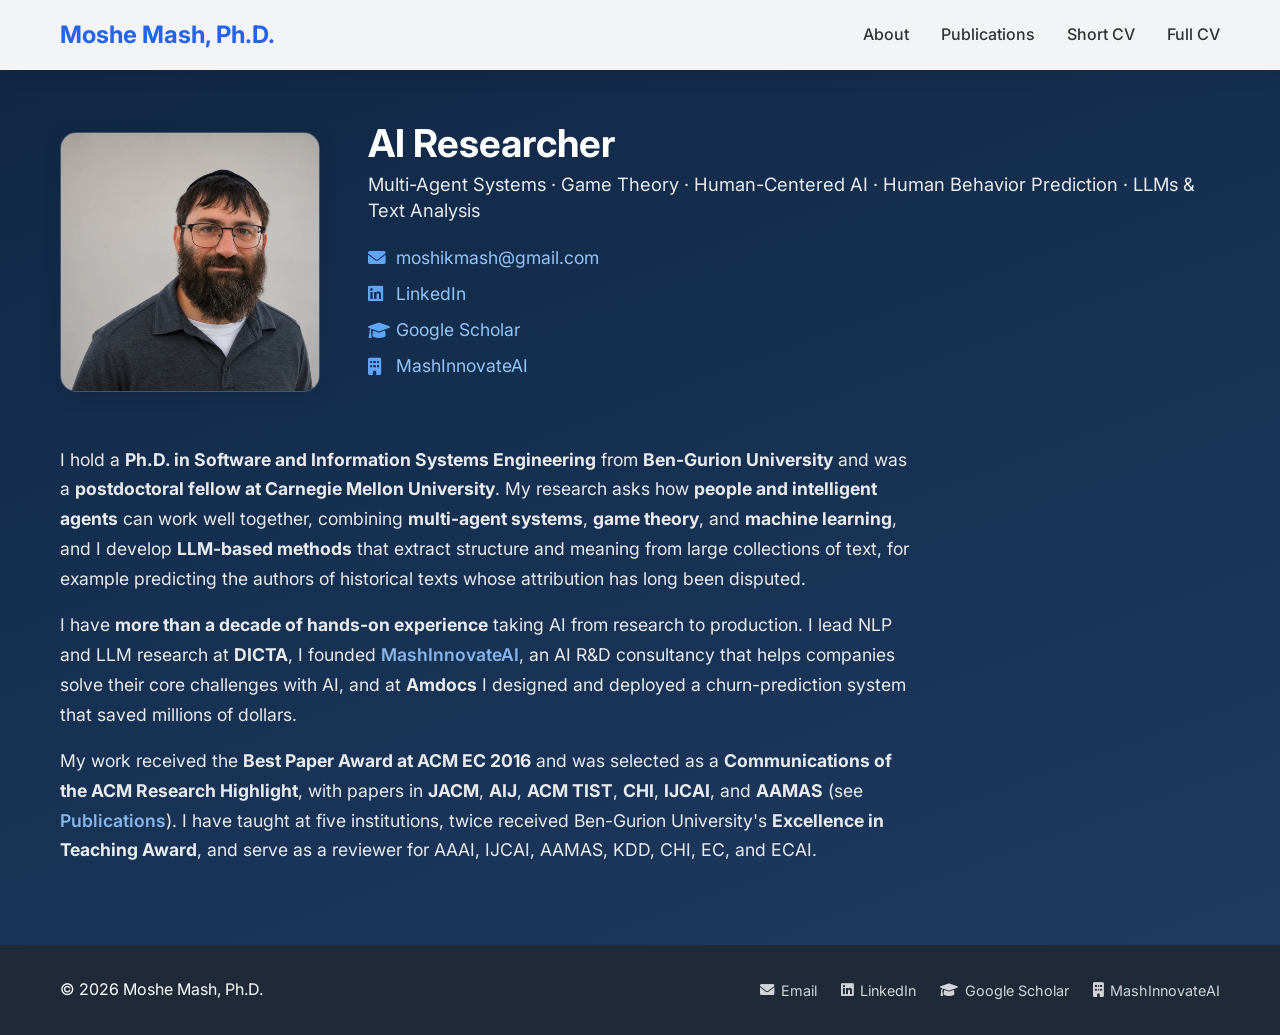
<file: index.html>
<!DOCTYPE html>
<html lang="en">
<head>
    <meta charset="UTF-8">
    <meta name="viewport" content="width=device-width, initial-scale=1.0">
    <title>Moshe Mash, Ph.D. &mdash; AI Researcher &middot; Multi-Agent Systems, Game Theory, Human-Centered AI, Human Behavior Prediction, LLMs &amp; Text Analysis</title>
    <link rel="stylesheet" href="styles.css?v=20261108c">
    <link href="https://fonts.googleapis.com/css2?family=Inter:wght@300;400;500;600;700&display=swap" rel="stylesheet">
    <link rel="stylesheet" href="https://cdnjs.cloudflare.com/ajax/libs/font-awesome/6.0.0/css/all.min.css">
    <style>
        .pub-links { margin-top: 0.5rem; font-size: 0.85rem; display: flex; flex-wrap: wrap; gap: 1.25rem; }
        .pub-links a {
            display: inline-flex;
            align-items: center;
            gap: 0.35rem;
            color: inherit;
            opacity: 0.75;
            text-decoration: none;
            font-weight: 600;
            letter-spacing: 0.02em;
            transition: opacity 0.2s ease;
        }
        .pub-links a:hover { opacity: 1; text-decoration: underline; }
        .pub-links a i { color: #e2483d; }
    </style>
</head>
<body>
    <!-- Navigation -->
    <nav class="navbar">
        <div class="nav-container">
            <div class="nav-logo">
                <h2>Moshe Mash, Ph.D.</h2>
            </div>
            <ul class="nav-menu">
                <li class="nav-item">
                    <a href="#about" class="nav-link active">About</a>
                </li>
                <li class="nav-item">
                    <a href="publications.html" class="nav-link">Publications</a>
                </li>
                <li class="nav-item">
                    <a href="cv/Moshe_Mash_CV_Short.pdf" target="_blank" rel="noopener" class="nav-link">Short CV</a>
                </li>
                <li class="nav-item">
                    <a href="cv/Moshe_Mash_CV.pdf" target="_blank" rel="noopener" class="nav-link">Full CV</a>
                </li>
            </ul>
            <div class="hamburger">
                <span class="bar"></span>
                <span class="bar"></span>
                <span class="bar"></span>
            </div>
        </div>
    </nav>

    <section id="about" class="hero">
        <div class="container">
            <div class="hero-content">
                <div class="hero-text">
                    <div class="hero-tagline">
                        <h1>AI Researcher</h1>
                        <p class="hero-areas">Multi-Agent Systems &middot; Game Theory &middot; Human-Centered AI &middot; Human Behavior Prediction &middot; LLMs &amp; Text Analysis</p>
                    </div>
                    <div class="hero-bio">
                        <p>
                            I hold a <strong>Ph.D. in Software and Information Systems Engineering</strong> from
                            <strong>Ben-Gurion University</strong> and was a <strong>postdoctoral fellow at Carnegie Mellon
                            University</strong>. My research asks how <strong>people and intelligent agents</strong> can work
                            well together, combining <strong>multi-agent systems</strong>, <strong>game theory</strong>, and
                            <strong>machine learning</strong>, and I develop <strong>LLM-based methods</strong> that extract
                            structure and meaning from large collections of text, for example predicting the authors of
                            historical texts whose attribution has long been disputed.
                        </p>
                        <p>
                            I have <strong>more than a decade of hands-on experience</strong> taking AI from research to
                            production. I lead NLP and LLM research at <strong>DICTA</strong>, I founded
                            <a href="https://mashinnovateai.com/" target="_blank" class="company-link">MashInnovateAI</a>,
                            an AI R&amp;D consultancy that helps companies solve their core challenges with AI, and at
                            <strong>Amdocs</strong> I designed and deployed a churn-prediction system that saved millions of dollars.
                        </p>
                        <p>
                            My work received the <strong>Best Paper Award at ACM EC 2016</strong> and was selected as a
                            <strong>Communications of the ACM Research Highlight</strong>, with papers in
                            <strong>JACM</strong>, <strong>AIJ</strong>, <strong>ACM TIST</strong>, <strong>CHI</strong>,
                            <strong>IJCAI</strong>, and <strong>AAMAS</strong> (see <a href="publications.html" class="company-link">Publications</a>).
                            I have taught at five institutions, twice received Ben-Gurion University's
                            <strong>Excellence in Teaching Award</strong>, and serve as a reviewer for AAAI, IJCAI, AAMAS, KDD, CHI, EC, and ECAI.
                        </p>
                    </div>
                </div>
                <div class="hero-image">
                    <div class="profile-photo">
                        <img src="profile-photo.jpeg?v=9" alt="Moshe Mash, Ph.D." class="profile-img">
                    </div>
                    <div class="contact-info">
                        <div class="contact-item">
                            <i class="fas fa-envelope"></i>
                            <a href="mailto:moshikmash@gmail.com">moshikmash@gmail.com</a>
                        </div>
                        <div class="contact-item">
                            <i class="fab fa-linkedin"></i>
                            <a href="https://www.linkedin.com/in/moshemash" target="_blank" rel="noopener">LinkedIn</a>
                        </div>
                        <div class="contact-item">
                            <i class="fas fa-graduation-cap"></i>
                            <a href="https://scholar.google.com/citations?user=mcwLwPoAAAAJ&amp;hl=en" target="_blank" rel="noopener">Google Scholar</a>
                        </div>
                        <div class="contact-item">
                            <i class="fas fa-building"></i>
                            <a href="https://mashinnovateai.com/" target="_blank" rel="noopener">MashInnovateAI</a>
                        </div>
                    </div>
                </div>
            </div>
        </div>
    </section>

    <footer class="footer">
        <div class="container">
            <div class="footer-content">
                <p>&copy; 2026 Moshe Mash, Ph.D.</p>
                <div class="footer-links">
                    <a href="mailto:moshikmash@gmail.com"><i class="fas fa-envelope"></i> Email</a>
                    <a href="https://www.linkedin.com/in/moshemash" target="_blank" rel="noopener"><i class="fab fa-linkedin"></i> LinkedIn</a>
                    <a href="https://scholar.google.com/citations?user=mcwLwPoAAAAJ&amp;hl=en" target="_blank" rel="noopener"><i class="fas fa-graduation-cap"></i> Google Scholar</a>
                    <a href="https://mashinnovateai.com/" target="_blank" rel="noopener"><i class="fas fa-building"></i> MashInnovateAI</a>
                </div>
            </div>
        </div>
    </footer>
    <!-- CV Section -->
    <script src="script.js?v=20261005b"></script>
</body>
</html>
</file>
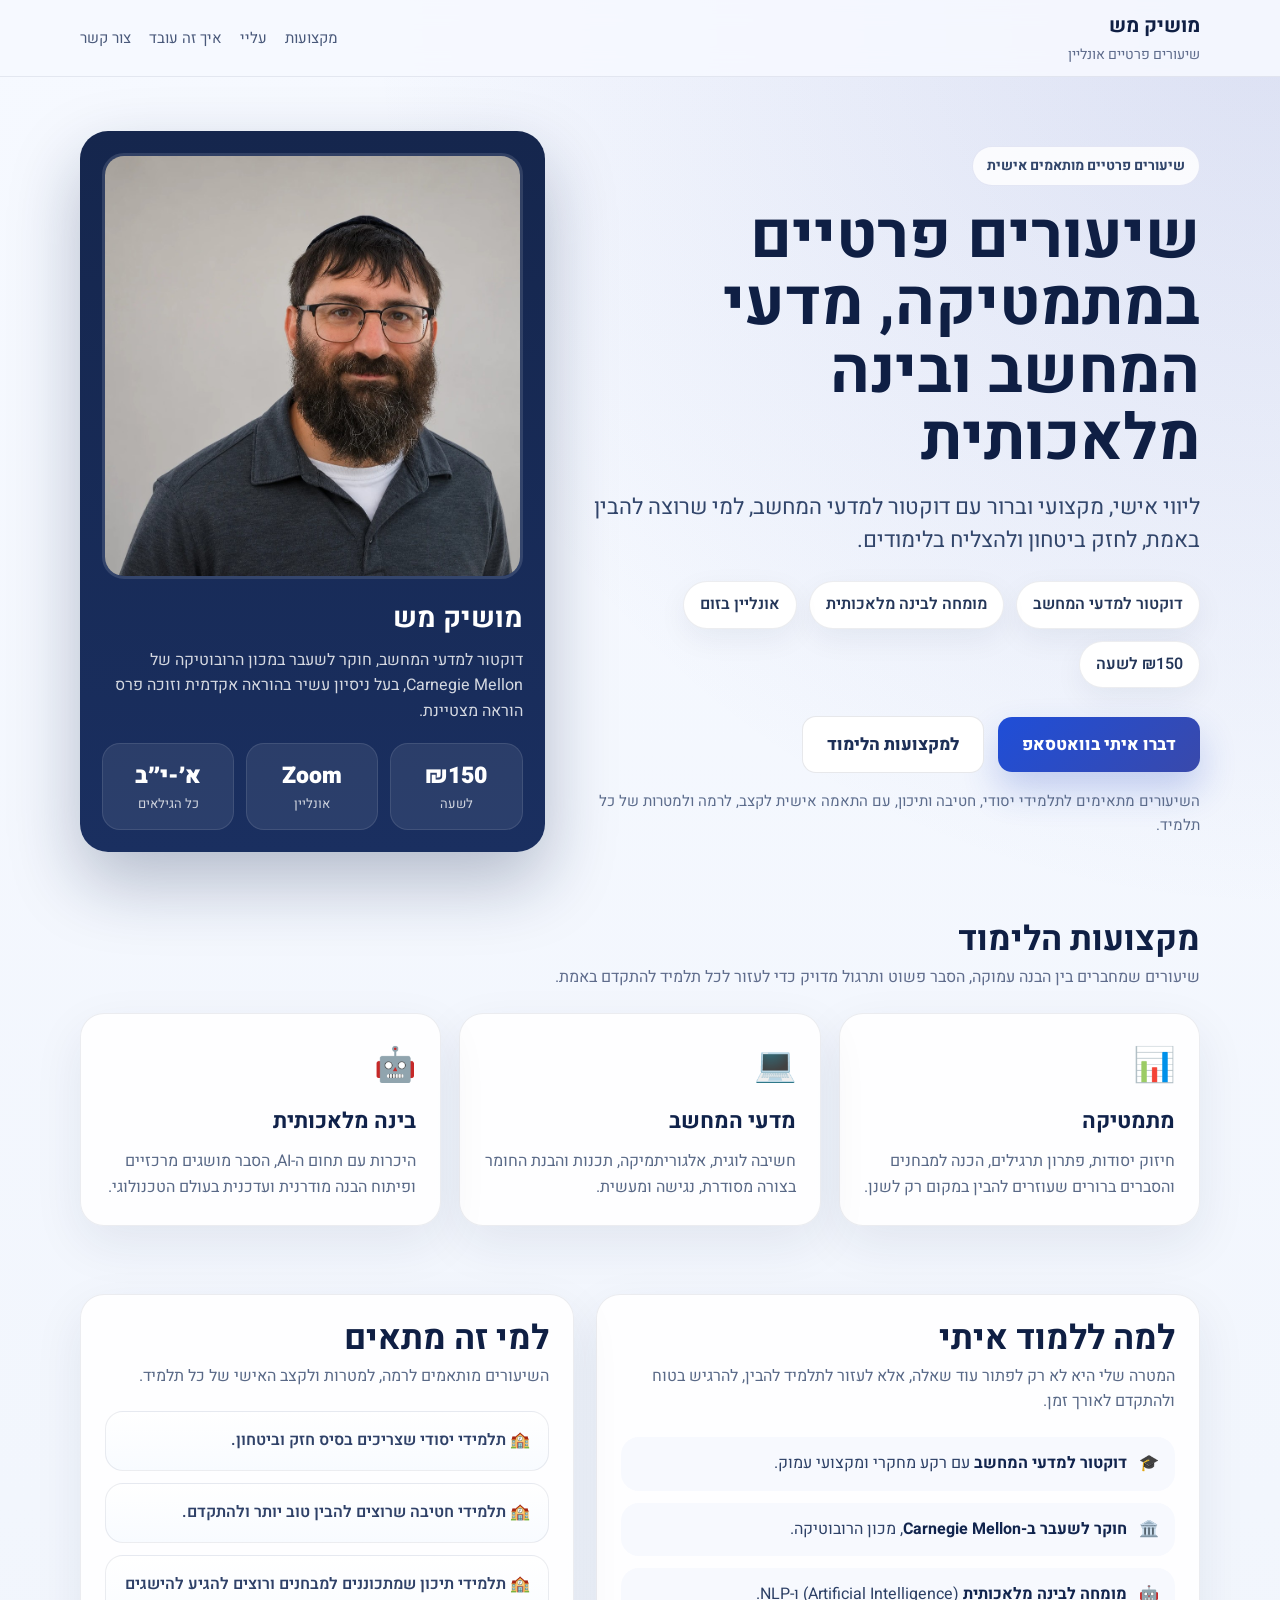
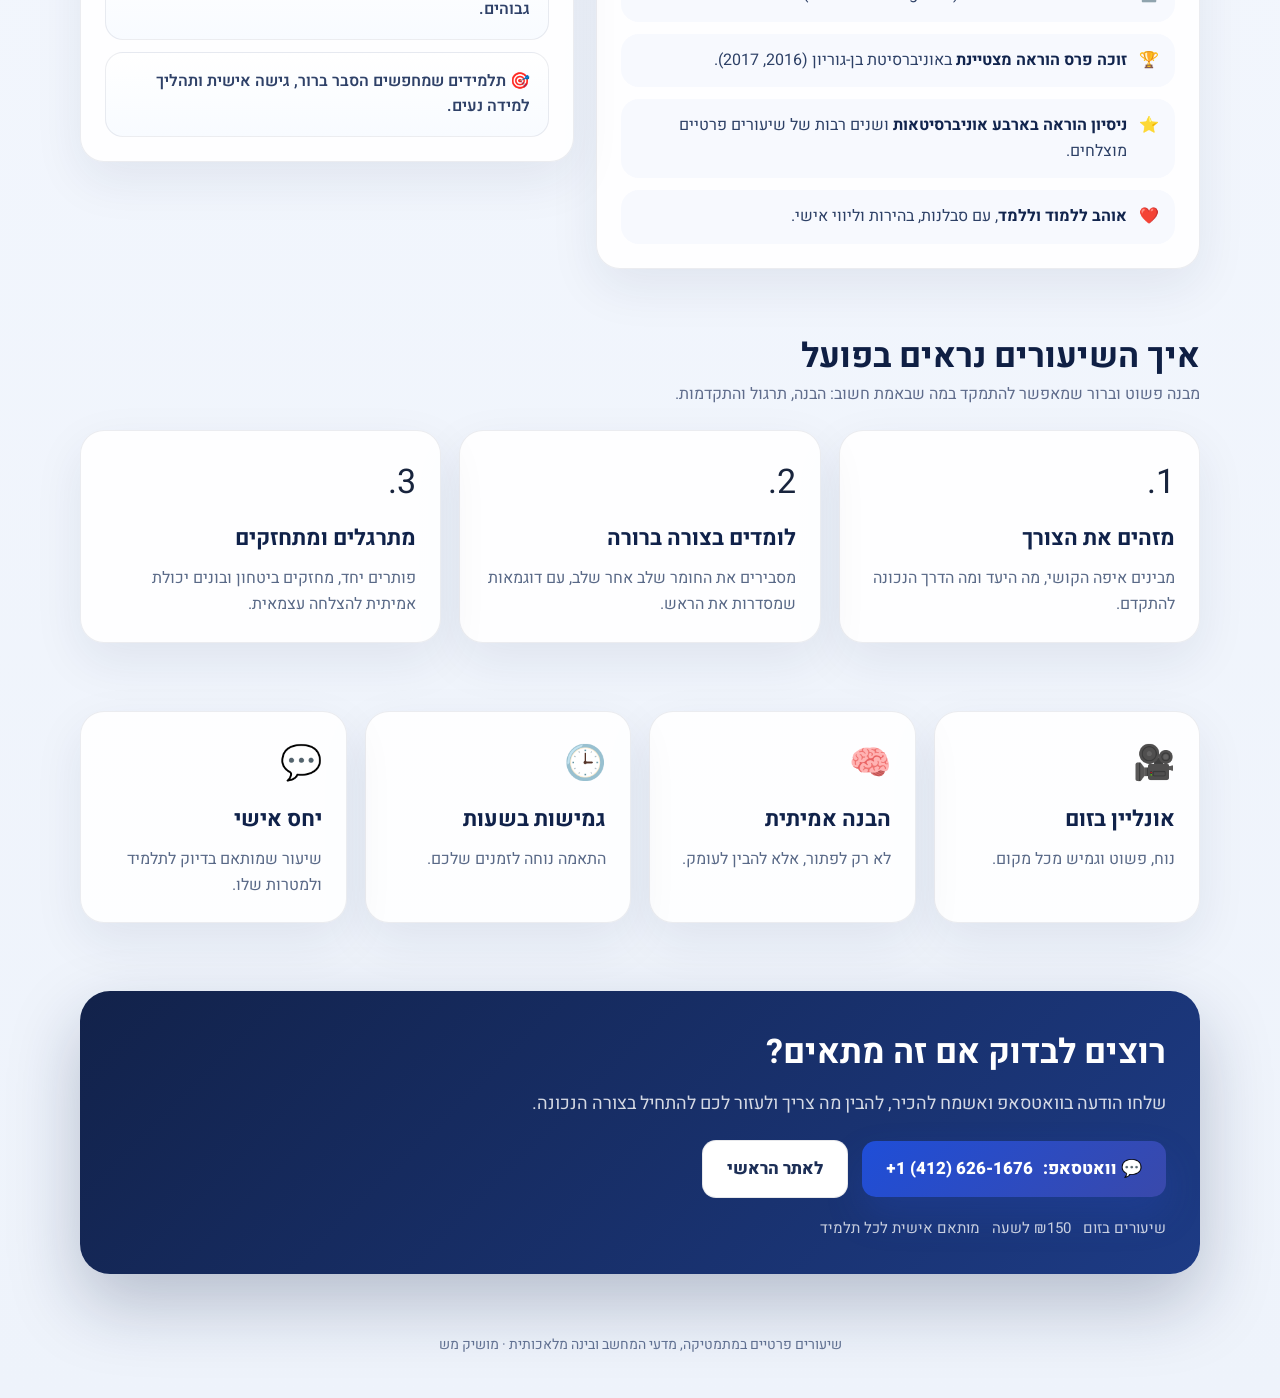
<file: private-lessons/index.html>
<!DOCTYPE html>
<html lang="he" dir="rtl">
<head>
  <meta charset="UTF-8">
  <meta name="viewport" content="width=device-width, initial-scale=1.0">
  <title>שיעורים פרטיים במתמטיקה, מדעי המחשב ובינה מלאכותית | Moshe Mash</title>
  <meta name="description" content="שיעורים פרטיים במתמטיקה, מדעי המחשב ובינה מלאכותית עם דוקטור למדעי המחשב. מקצועי, ברור, אישי ואונליין בזום.">
  <link rel="canonical" href="https://moshemash.com/private-lessons/">
  <meta property="og:locale" content="he_IL">
  <meta property="og:type" content="website">
  <meta property="og:title" content="שיעורים פרטיים במתמטיקה, מדעי המחשב ובינה מלאכותית">
  <meta property="og:description" content="עם דוקטור למדעי המחשב ומומחה לבינה מלאכותית. מקצועי, ברור, אישי ואונליין בזום.">
  <meta property="og:url" content="https://moshemash.com/private-lessons/">
  <meta property="og:site_name" content="Moshe Mash">
  <meta property="og:image" content="https://moshemash.com/private-lessons-share-photo.jpg?v=2">
  <meta property="og:image:secure_url" content="https://moshemash.com/private-lessons-share-photo.jpg?v=2">
  <meta property="og:image:type" content="image/jpeg">
  <meta property="og:image:width" content="1200">
  <meta property="og:image:height" content="630">
  <meta property="og:image:alt" content="שיעורים פרטיים במתמטיקה, מדעי המחשב ובינה מלאכותית עם Moshe Mash">
  <meta name="twitter:card" content="summary_large_image">
  <meta name="twitter:title" content="שיעורים פרטיים במתמטיקה, מדעי המחשב ובינה מלאכותית">
  <meta name="twitter:description" content="עם דוקטור למדעי המחשב ומומחה לבינה מלאכותית. מקצועי, ברור, אישי ואונליין בזום.">
  <meta name="twitter:image" content="https://moshemash.com/private-lessons-share-photo.jpg?v=2">
  <link href="https://fonts.googleapis.com/css2?family=Heebo:wght@300;400;500;600;700;900&display=swap" rel="stylesheet">
  <style>
    * { margin: 0; padding: 0; box-sizing: border-box; }

    html {
      scroll-behavior: smooth;
    }

    body {
      font-family: 'Heebo', Arial, sans-serif;
      background:
        radial-gradient(circle at top right, rgba(57,73,171,0.14), transparent 28%),
        linear-gradient(180deg, #f6f9ff 0%, #eef3fb 100%);
      color: #18243d;
      line-height: 1.6;
    }

    a {
      text-decoration: none;
      color: inherit;
    }

    img {
      max-width: 100%;
      display: block;
    }

    .container {
      width: min(1120px, calc(100% - 32px));
      margin: 0 auto;
    }

    .topbar {
      position: sticky;
      top: 0;
      z-index: 10;
      backdrop-filter: blur(12px);
      background: rgba(246,249,255,0.88);
      border-bottom: 1px solid rgba(24,36,61,0.08);
    }

    .topbar-inner {
      min-height: 76px;
      display: flex;
      align-items: center;
      justify-content: space-between;
      gap: 16px;
    }

    .brand {
      display: flex;
      flex-direction: column;
      gap: 2px;
    }

    .brand strong {
      font-size: 20px;
      color: #0f1f44;
    }

    .brand span {
      font-size: 14px;
      color: #5f6c8c;
    }

    .top-links {
      display: flex;
      align-items: center;
      gap: 18px;
      flex-wrap: wrap;
      font-size: 15px;
      color: #49597a;
    }

    .top-links a:hover {
      color: #1f4ed8;
    }

    .hero {
      padding: 54px 0 34px;
    }

    .hero-grid {
      display: grid;
      grid-template-columns: 1.2fr 0.9fr;
      gap: 36px;
      align-items: center;
    }

    .eyebrow {
      display: inline-flex;
      align-items: center;
      gap: 8px;
      padding: 8px 14px;
      margin-bottom: 18px;
      border-radius: 999px;
      background: rgba(255,255,255,0.82);
      border: 1px solid rgba(57,73,171,0.12);
      color: #32466b;
      font-size: 14px;
      font-weight: 700;
    }

    .hero h1 {
      font-size: clamp(40px, 6vw, 64px);
      line-height: 1.05;
      color: #0f1f44;
      margin-bottom: 18px;
    }

    .hero .lead {
      font-size: 22px;
      line-height: 1.5;
      color: #32466b;
      max-width: 680px;
      margin-bottom: 24px;
    }

    .hero-points {
      display: flex;
      flex-wrap: wrap;
      gap: 12px;
      margin-bottom: 28px;
    }

    .hero-point {
      padding: 10px 16px;
      border-radius: 999px;
      background: #ffffff;
      border: 1px solid rgba(24,36,61,0.08);
      box-shadow: 0 10px 30px rgba(18,31,71,0.06);
      font-weight: 600;
      color: #243659;
    }

    .hero-actions {
      display: flex;
      align-items: center;
      gap: 14px;
      flex-wrap: wrap;
    }

    .btn {
      display: inline-flex;
      align-items: center;
      justify-content: center;
      gap: 10px;
      border-radius: 14px;
      padding: 14px 24px;
      font-size: 17px;
      font-weight: 800;
      transition: transform 0.18s ease, box-shadow 0.18s ease, background 0.18s ease;
    }

    .btn:hover {
      transform: translateY(-1px);
    }

    .btn-primary {
      color: white;
      background: linear-gradient(135deg, #1f4ed8, #3949ab);
      box-shadow: 0 18px 36px rgba(39,76,198,0.24);
    }

    .btn-secondary {
      background: #ffffff;
      border: 1px solid rgba(24,36,61,0.1);
      color: #1d2f57;
    }

    .hero-note {
      margin-top: 16px;
      color: #5c6c8c;
      font-size: 15px;
    }

    .hero-card {
      background: linear-gradient(180deg, #15264d 0%, #1a2f60 100%);
      color: white;
      border-radius: 28px;
      padding: 22px;
      box-shadow: 0 30px 70px rgba(16,33,73,0.28);
    }

    .hero-photo {
      border-radius: 22px;
      overflow: hidden;
      border: 3px solid rgba(255,255,255,0.12);
      margin-bottom: 18px;
    }

    .hero-photo img {
      width: 100%;
      height: 420px;
      object-fit: cover;
      object-position: center top;
    }

    .hero-card h2 {
      font-size: 28px;
      margin-bottom: 6px;
    }

    .hero-card p {
      color: rgba(255,255,255,0.82);
      margin-bottom: 18px;
    }

    .quick-stats {
      display: grid;
      grid-template-columns: repeat(3, 1fr);
      gap: 12px;
    }

    .quick-stat {
      background: rgba(255,255,255,0.08);
      border: 1px solid rgba(255,255,255,0.1);
      border-radius: 18px;
      padding: 14px;
      text-align: center;
    }

    .quick-stat strong {
      display: block;
      font-size: 23px;
      font-weight: 900;
      color: white;
    }

    .quick-stat span {
      display: block;
      font-size: 13px;
      color: rgba(255,255,255,0.78);
    }

    .section {
      padding: 34px 0;
    }

    .section-head {
      display: flex;
      align-items: end;
      justify-content: space-between;
      gap: 18px;
      margin-bottom: 22px;
    }

    .section-head h3 {
      font-size: 34px;
      line-height: 1.15;
      color: #0f1f44;
      margin-bottom: 6px;
    }

    .section-head p {
      color: #5f6c8c;
      max-width: 680px;
    }

    .subjects-grid,
    .features-grid,
    .steps-grid {
      display: grid;
      gap: 18px;
    }

    .subjects-grid {
      grid-template-columns: repeat(3, 1fr);
    }

    .features-grid {
      grid-template-columns: repeat(4, 1fr);
    }

    .steps-grid {
      grid-template-columns: repeat(3, 1fr);
    }

    .card {
      background: rgba(255,255,255,0.88);
      border: 1px solid rgba(24,36,61,0.08);
      border-radius: 24px;
      padding: 24px;
      box-shadow: 0 18px 50px rgba(22,38,78,0.08);
    }

    .card .icon {
      font-size: 34px;
      margin-bottom: 12px;
    }

    .card h4 {
      font-size: 22px;
      color: #10224a;
      margin-bottom: 10px;
    }

    .card p {
      color: #596987;
      font-size: 16px;
    }

    .about-layout {
      display: grid;
      grid-template-columns: 1.1fr 0.9fr;
      gap: 22px;
      align-items: start;
    }

    .credentials-list {
      display: grid;
      gap: 12px;
      margin-top: 18px;
    }

    .credentials-item {
      display: flex;
      align-items: start;
      gap: 12px;
      padding: 14px 16px;
      border-radius: 18px;
      background: #f7f9fe;
      color: #2d4066;
    }

    .credentials-item strong {
      color: #11244d;
    }

    .audience-list {
      display: grid;
      gap: 12px;
    }

    .audience-pill {
      border-radius: 18px;
      padding: 16px 18px;
      background: linear-gradient(180deg, #ffffff, #f8fbff);
      border: 1px solid rgba(24,36,61,0.08);
      color: #2f4168;
      font-weight: 600;
    }

    .contact-box {
      background: linear-gradient(135deg, #12224a 0%, #1d3b85 100%);
      color: white;
      border-radius: 30px;
      padding: 34px;
      box-shadow: 0 30px 70px rgba(16,33,73,0.25);
    }

    .contact-box h3 {
      font-size: 34px;
      margin-bottom: 10px;
    }

    .contact-box p {
      color: rgba(255,255,255,0.82);
      margin-bottom: 22px;
      font-size: 18px;
    }

    .contact-actions {
      display: flex;
      align-items: center;
      gap: 14px;
      flex-wrap: wrap;
      margin-bottom: 18px;
    }

    .contact-meta {
      display: flex;
      flex-wrap: wrap;
      gap: 12px;
      color: rgba(255,255,255,0.76);
      font-size: 15px;
    }

    .footer {
      padding: 26px 0 42px;
      text-align: center;
      color: #607091;
      font-size: 14px;
    }

    @media (max-width: 980px) {
      .hero-grid,
      .about-layout,
      .subjects-grid,
      .features-grid,
      .steps-grid {
        grid-template-columns: 1fr;
      }

      .quick-stats {
        grid-template-columns: 1fr;
      }
    }

    @media (max-width: 720px) {
      .topbar {
        position: static;
      }

      .topbar-inner,
      .section-head,
      .hero-actions,
      .contact-actions {
        display: block;
      }

      .top-links {
        margin-top: 12px;
        gap: 12px;
      }

      .top-links a {
        display: inline-block;
        margin-left: 14px;
        margin-bottom: 8px;
      }

      .hero {
        padding-top: 28px;
      }

      .hero .lead,
      .contact-box p {
        font-size: 18px;
      }

      .btn {
        width: 100%;
        margin-bottom: 10px;
      }

      .hero-photo img {
        height: 320px;
      }

      .contact-box,
      .card {
        padding: 22px;
      }
    }
  </style>
</head>
<body>
  <header class="topbar">
    <div class="container topbar-inner">
      <div class="brand">
        <strong>מושיק מש</strong>
        <span>שיעורים פרטיים אונליין</span>
      </div>
      <nav class="top-links">
        <a href="#subjects">מקצועות</a>
        <a href="#about">עליי</a>
        <a href="#process">איך זה עובד</a>
        <a href="#contact">צור קשר</a>
      </nav>
    </div>
  </header>

  <main>
    <section class="hero">
      <div class="container hero-grid">
        <div>
          <div class="eyebrow">שיעורים פרטיים מותאמים אישית</div>
          <h1>שיעורים פרטיים במתמטיקה, מדעי המחשב ובינה מלאכותית</h1>
          <p class="lead">ליווי אישי, מקצועי וברור עם דוקטור למדעי המחשב, למי שרוצה להבין באמת, לחזק ביטחון ולהצליח בלימודים.</p>
          <div class="hero-points">
            <div class="hero-point">דוקטור למדעי המחשב</div>
            <div class="hero-point">מומחה לבינה מלאכותית</div>
            <div class="hero-point">אונליין בזום</div>
            <div class="hero-point">₪150 לשעה</div>
          </div>
          <div class="hero-actions">
            <a class="btn btn-primary" href="https://wa.me/14126261676" target="_blank">דברו איתי בוואטסאפ</a>
            <a class="btn btn-secondary" href="#subjects">למקצועות הלימוד</a>
          </div>
          <p class="hero-note">השיעורים מתאימים לתלמידי יסודי, חטיבה ותיכון, עם התאמה אישית לקצב, לרמה ולמטרות של כל תלמיד.</p>
        </div>

        <aside class="hero-card">
          <div class="hero-photo">
            <img src="../profile-photo.jpeg" alt="Moshe Mash">
          </div>
          <h2>מושיק מש</h2>
          <p>דוקטור למדעי המחשב, חוקר לשעבר במכון הרובוטיקה של Carnegie Mellon, בעל ניסיון עשיר בהוראה אקדמית וזוכה פרס הוראה מצטיינת.</p>
          <div class="quick-stats">
            <div class="quick-stat">
              <strong>₪150</strong>
              <span>לשעה</span>
            </div>
            <div class="quick-stat">
              <strong>Zoom</strong>
              <span>אונליין</span>
            </div>
            <div class="quick-stat">
              <strong>א׳-י״ב</strong>
              <span>כל הגילאים</span>
            </div>
          </div>
        </aside>
      </div>
    </section>

    <section class="section" id="subjects">
      <div class="container">
        <div class="section-head">
          <div>
            <h3>מקצועות הלימוד</h3>
            <p>שיעורים שמחברים בין הבנה עמוקה, הסבר פשוט ותרגול מדויק כדי לעזור לכל תלמיד להתקדם באמת.</p>
          </div>
        </div>
        <div class="subjects-grid">
          <article class="card">
            <div class="icon">📊</div>
            <h4>מתמטיקה</h4>
            <p>חיזוק יסודות, פתרון תרגילים, הכנה למבחנים והסברים ברורים שעוזרים להבין במקום רק לשנן.</p>
          </article>
          <article class="card">
            <div class="icon">💻</div>
            <h4>מדעי המחשב</h4>
            <p>חשיבה לוגית, אלגוריתמיקה, תכנות והבנת החומר בצורה מסודרת, נגישה ומעשית.</p>
          </article>
          <article class="card">
            <div class="icon">🤖</div>
            <h4>בינה מלאכותית</h4>
            <p>היכרות עם תחום ה-AI, הסבר מושגים מרכזיים ופיתוח הבנה מודרנית ועדכנית בעולם הטכנולוגי.</p>
          </article>
        </div>
      </div>
    </section>

    <section class="section" id="about">
      <div class="container about-layout">
        <div class="card">
          <div class="section-head">
            <div>
              <h3>למה ללמוד איתי</h3>
              <p>המטרה שלי היא לא רק לפתור עוד שאלה, אלא לעזור לתלמיד להבין, להרגיש בטוח ולהתקדם לאורך זמן.</p>
            </div>
          </div>
          <div class="credentials-list">
            <div class="credentials-item">
              <span>🎓</span>
              <div><strong>דוקטור למדעי המחשב</strong> עם רקע מחקרי ומקצועי עמוק.</div>
            </div>
            <div class="credentials-item">
              <span>🏛️</span>
              <div><strong>חוקר לשעבר ב-Carnegie Mellon</strong>, מכון הרובוטיקה.</div>
            </div>
            <div class="credentials-item">
              <span>🤖</span>
              <div><strong>מומחה לבינה מלאכותית</strong> (Artificial Intelligence) ו-NLP.</div>
            </div>
            <div class="credentials-item">
              <span>🏆</span>
              <div><strong>זוכה פרס הוראה מצטיינת</strong> באוניברסיטת בן-גוריון (2016, 2017).</div>
            </div>
            <div class="credentials-item">
              <span>⭐</span>
              <div><strong>ניסיון הוראה בארבע אוניברסיטאות</strong> ושנים רבות של שיעורים פרטיים מוצלחים.</div>
            </div>
            <div class="credentials-item">
              <span>❤️</span>
              <div><strong>אוהב ללמוד וללמד</strong>, עם סבלנות, בהירות וליווי אישי.</div>
            </div>
          </div>
        </div>

        <div class="card">
          <div class="section-head">
            <div>
              <h3>למי זה מתאים</h3>
              <p>השיעורים מותאמים לרמה, למטרות ולקצב האישי של כל תלמיד.</p>
            </div>
          </div>
          <div class="audience-list">
            <div class="audience-pill">🏫 תלמידי יסודי שצריכים בסיס חזק וביטחון.</div>
            <div class="audience-pill">🏫 תלמידי חטיבה שרוצים להבין טוב יותר ולהתקדם.</div>
            <div class="audience-pill">🏫 תלמידי תיכון שמתכוננים למבחנים ורוצים להגיע להישגים גבוהים.</div>
            <div class="audience-pill">🎯 תלמידים שמחפשים הסבר ברור, גישה אישית ותהליך למידה נעים.</div>
          </div>
        </div>
      </div>
    </section>

    <section class="section" id="process">
      <div class="container">
        <div class="section-head">
          <div>
            <h3>איך השיעורים נראים בפועל</h3>
            <p>מבנה פשוט וברור שמאפשר להתמקד במה שבאמת חשוב: הבנה, תרגול והתקדמות.</p>
          </div>
        </div>
        <div class="steps-grid">
          <article class="card">
            <div class="icon">1.</div>
            <h4>מזהים את הצורך</h4>
            <p>מבינים איפה הקושי, מה היעד ומה הדרך הנכונה להתקדם.</p>
          </article>
          <article class="card">
            <div class="icon">2.</div>
            <h4>לומדים בצורה ברורה</h4>
            <p>מסבירים את החומר שלב אחר שלב, עם דוגמאות שמסדרות את הראש.</p>
          </article>
          <article class="card">
            <div class="icon">3.</div>
            <h4>מתרגלים ומתחזקים</h4>
            <p>פותרים יחד, מחזקים ביטחון ובונים יכולת אמיתית להצלחה עצמאית.</p>
          </article>
        </div>
      </div>
    </section>

    <section class="section">
      <div class="container">
        <div class="features-grid">
          <article class="card">
            <div class="icon">🎥</div>
            <h4>אונליין בזום</h4>
            <p>נוח, פשוט וגמיש מכל מקום.</p>
          </article>
          <article class="card">
            <div class="icon">🧠</div>
            <h4>הבנה אמיתית</h4>
            <p>לא רק לפתור, אלא להבין לעומק.</p>
          </article>
          <article class="card">
            <div class="icon">🕒</div>
            <h4>גמישות בשעות</h4>
            <p>התאמה נוחה לזמנים שלכם.</p>
          </article>
          <article class="card">
            <div class="icon">💬</div>
            <h4>יחס אישי</h4>
            <p>שיעור שמותאם בדיוק לתלמיד ולמטרות שלו.</p>
          </article>
        </div>
      </div>
    </section>

    <section class="section" id="contact">
      <div class="container">
        <div class="contact-box">
          <h3>רוצים לבדוק אם זה מתאים?</h3>
          <p>שלחו הודעה בוואטסאפ ואשמח להכיר, להבין מה צריך ולעזור לכם להתחיל בצורה הנכונה.</p>
          <div class="contact-actions">
            <a class="btn btn-primary" href="https://wa.me/14126261676" target="_blank"><span>💬 וואטסאפ:</span><span dir="ltr" style="unicode-bidi:isolate;">+1 (412) 626-1676</span></a>
            <a class="btn btn-secondary" href="https://moshemash.com/" target="_blank">לאתר הראשי</a>
          </div>
          <div class="contact-meta">
            <span>שיעורים בזום</span>
            <span>₪150 לשעה</span>
            <span>מותאם אישית לכל תלמיד</span>
          </div>
        </div>
      </div>
    </section>
  </main>

  <footer class="footer">
    <div class="container">שיעורים פרטיים במתמטיקה, מדעי המחשב ובינה מלאכותית · מושיק מש</div>
  </footer>
</body>
</html>
</file>
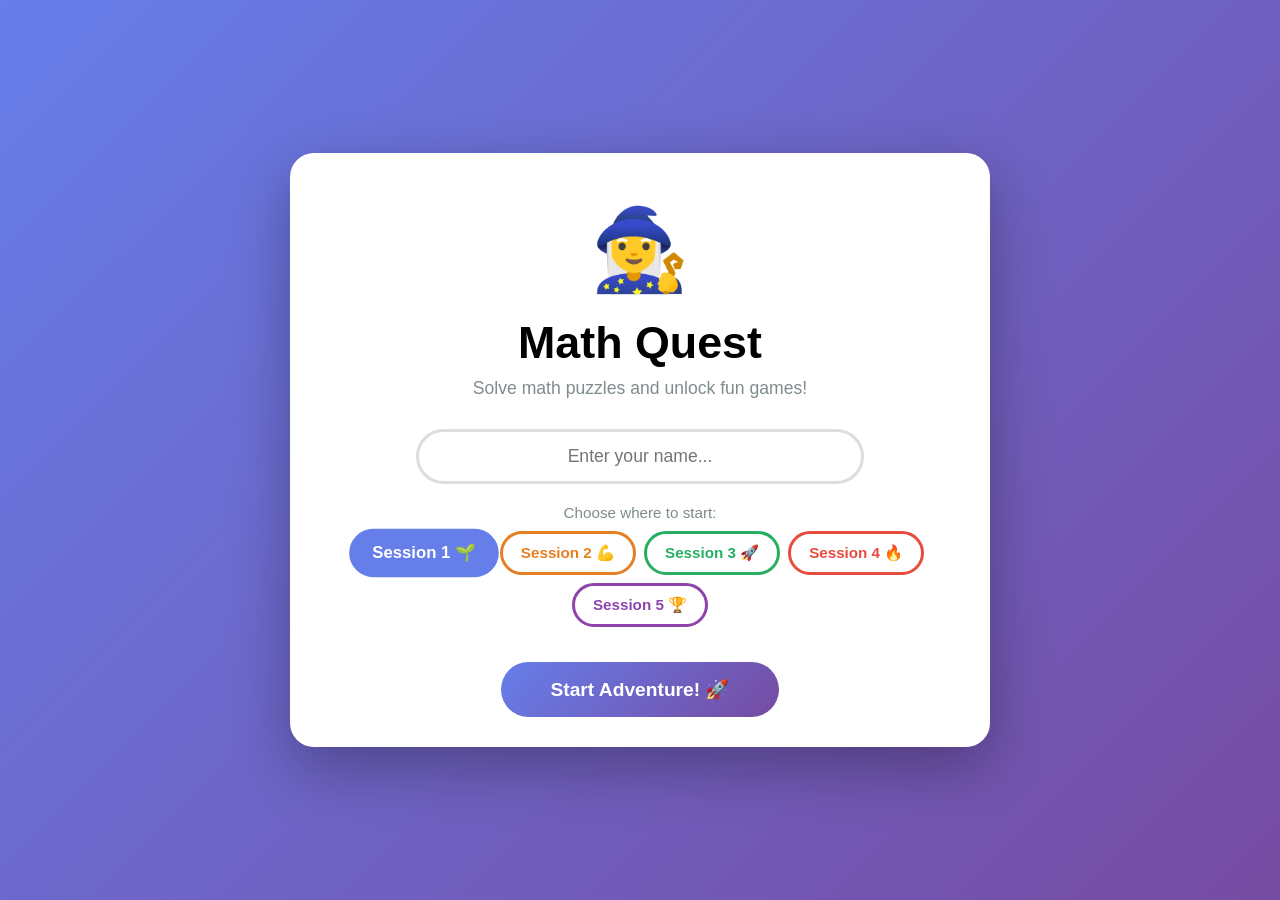
<file: games/math_quest/index.html>
<!DOCTYPE html>
<html lang="en">
<head>
<meta charset="UTF-8">
<meta name="viewport" content="width=device-width, initial-scale=1.0">
<title>Math Quest - Adventure Game</title>
<style>
* { margin: 0; padding: 0; box-sizing: border-box; }

@keyframes float { 0%,100% { transform: translateY(0); } 50% { transform: translateY(-10px); } }
@keyframes pulse { 0%,100% { transform: scale(1); } 50% { transform: scale(1.05); } }
@keyframes slideIn { from { opacity: 0; transform: translateY(30px); } to { opacity: 1; transform: translateY(0); } }
@keyframes pop { 0% { transform: scale(0); } 70% { transform: scale(1.2); } 100% { transform: scale(1); } }
@keyframes shake { 0%,100% { transform: translateX(0); } 25% { transform: translateX(-8px); } 75% { transform: translateX(8px); } }
@keyframes confetti-fall { 0% { transform: translateY(-100px) rotate(0deg); opacity: 1; } 100% { transform: translateY(100vh) rotate(720deg); opacity: 0; } }
@keyframes starCollect { 0% { transform: scale(1); opacity: 1; } 100% { transform: scale(2) translateY(-30px); opacity: 0; } }
@keyframes rainbow { 0% { color: #e74c3c; } 20% { color: #f39c12; } 40% { color: #27ae60; } 60% { color: #3498db; } 80% { color: #8e44ad; } 100% { color: #e74c3c; } }

body {
  font-family: 'Segoe UI', Tahoma, Geneva, Verdana, sans-serif;
  background: linear-gradient(135deg, #667eea 0%, #764ba2 100%);
  min-height: 100vh;
  display: flex;
  justify-content: center;
  align-items: center;
  overflow: hidden;
}

.container {
  width: 90%;
  max-width: 700px;
  min-height: 500px;
  background: white;
  border-radius: 24px;
  box-shadow: 0 20px 60px rgba(0,0,0,0.3);
  padding: 30px;
  position: relative;
  overflow: hidden;
}

/* ===== WELCOME SCREEN ===== */
#welcome-screen { text-align: center; animation: slideIn 0.6s ease; }
#welcome-screen h1 { font-size: 2.8em; margin-bottom: 10px; animation: rainbow 3s linear infinite; }
#welcome-screen .subtitle { font-size: 1.1em; color: #7f8c8d; margin-bottom: 30px; }
#welcome-screen .mascot { font-size: 5em; animation: float 2s ease-in-out infinite; display: block; margin: 20px 0; }
.name-input { padding: 14px 20px; font-size: 1.1em; border: 3px solid #ddd; border-radius: 50px; width: 70%; outline: none; text-align: center; transition: border-color 0.3s; }
.name-input:focus { border-color: #667eea; }
.start-btn { display: inline-block; margin-top: 20px; padding: 16px 50px; font-size: 1.2em; background: linear-gradient(135deg, #667eea, #764ba2); color: white; border: none; border-radius: 50px; cursor: pointer; transition: transform 0.2s, box-shadow 0.2s; font-weight: bold; }
.start-btn:hover { transform: scale(1.05); box-shadow: 0 8px 25px rgba(102,126,234,0.4); }

/* ===== PROGRESS BAR ===== */
.progress-bar { display: flex; align-items: center; justify-content: space-between; margin-bottom: 20px; padding: 10px 15px; background: #f8f9fa; border-radius: 15px; }
.progress-info { font-size: 0.9em; color: #555; font-weight: 600; }
.stars-display { font-size: 1.1em; color: #f39c12; }
.progress-track { flex: 1; height: 10px; background: #e0e0e0; border-radius: 10px; margin: 0 15px; overflow: hidden; }
.progress-fill { height: 100%; background: linear-gradient(90deg, #27ae60, #2ecc71); border-radius: 10px; transition: width 0.5s ease; }

/* ===== QUESTION SCREEN ===== */
#question-screen { display: none; animation: slideIn 0.5s ease; }
.session-badge { display: inline-block; padding: 6px 16px; border-radius: 20px; color: white; font-size: 0.85em; font-weight: bold; margin-bottom: 10px; }
.difficulty-badge { display: inline-block; padding: 4px 12px; border-radius: 15px; font-size: 0.8em; font-weight: 600; margin-left: 8px; }
.question-num { font-size: 1.4em; font-weight: bold; color: #2c3e50; margin: 10px 0 5px; }
.question-text { font-size: 1.15em; color: #34495e; line-height: 1.6; margin-bottom: 20px; padding: 15px; background: #f8f9fa; border-radius: 12px; border-left: 4px solid #667eea; }
.answer-section { display: flex; flex-direction: column; gap: 10px; }
.answer-row { display: flex; gap: 10px; align-items: center; flex-wrap: wrap; }
.answer-label { font-size: 0.95em; color: #555; font-weight: 600; min-width: 100px; }
.answer-input { padding: 12px 16px; font-size: 1.1em; border: 3px solid #ddd; border-radius: 12px; outline: none; width: 120px; text-align: center; transition: border-color 0.3s; }
.answer-input:focus { border-color: #667eea; }
.answer-input.correct { border-color: #27ae60; background: #eafaf1; }
.answer-input.wrong { border-color: #e74c3c; background: #fdedec; animation: shake 0.4s ease; }
.submit-btn { padding: 14px 40px; font-size: 1.1em; background: linear-gradient(135deg, #27ae60, #2ecc71); color: white; border: none; border-radius: 50px; cursor: pointer; font-weight: bold; transition: transform 0.2s; margin-top: 10px; align-self: center; }
.submit-btn:hover { transform: scale(1.05); }
.hint-btn { padding: 10px 25px; font-size: 0.95em; background: #f39c12; color: white; border: none; border-radius: 50px; cursor: pointer; font-weight: 600; margin-top: 5px; align-self: center; }
.hint-text { color: #e67e22; font-style: italic; margin-top: 8px; padding: 10px; background: #fef9e7; border-radius: 8px; display: none; text-align: center; }
.feedback { font-size: 1.2em; text-align: center; margin-top: 15px; font-weight: bold; min-height: 30px; }
.feedback.correct-feedback { color: #27ae60; animation: pop 0.4s ease; }
.feedback.wrong-feedback { color: #e74c3c; }

/* ===== REWARD SCREEN ===== */
#reward-screen { display: none; text-align: center; animation: slideIn 0.5s ease; }
#reward-screen h2 { font-size: 1.8em; color: #27ae60; margin-bottom: 5px; }
#reward-screen .reward-subtitle { color: #7f8c8d; margin-bottom: 20px; }
.game-container { width: 100%; min-height: 300px; position: relative; margin: 10px 0; border-radius: 16px; overflow: hidden; }
.play-btn, .next-btn { padding: 14px 40px; font-size: 1.1em; color: white; border: none; border-radius: 50px; cursor: pointer; font-weight: bold; transition: transform 0.2s; margin: 5px; }
.play-btn { background: linear-gradient(135deg, #e74c3c, #c0392b); }
.next-btn { background: linear-gradient(135deg, #667eea, #764ba2); }
.play-btn:hover, .next-btn:hover { transform: scale(1.05); }

/* ===== MINI GAME COMMON ===== */
.mini-game { display: none; }
.mini-game.active { display: block; }
.game-score { font-size: 1.1em; font-weight: bold; color: #2c3e50; margin: 8px 0; }

/* ===== MEMORY GAME ===== */
.memory-grid { display: grid; grid-template-columns: repeat(4, 1fr); gap: 8px; max-width: 360px; margin: 10px auto; }
.memory-card { width: 100%; aspect-ratio: 1; background: linear-gradient(135deg, #667eea, #764ba2); border-radius: 12px; display: flex; align-items: center; justify-content: center; cursor: pointer; font-size: 2em; color: white; transition: transform 0.3s; user-select: none; }
.memory-card.flipped { background: white; border: 3px solid #667eea; transform: rotateY(180deg); }
.memory-card.matched { background: #eafaf1; border: 3px solid #27ae60; cursor: default; }

/* ===== CATCH STARS ===== */
#catch-area { width: 100%; height: 300px; background: linear-gradient(180deg, #1a1a2e 0%, #16213e 50%, #0f3460 100%); border-radius: 16px; position: relative; overflow: hidden; cursor: crosshair; }
.star { position: absolute; font-size: 1.8em; cursor: pointer; animation: float 1.5s ease-in-out infinite; transition: transform 0.1s; user-select: none; }
.star:hover { transform: scale(1.3); }

/* ===== BUBBLE POP ===== */
#bubble-area { width: 100%; height: 300px; background: linear-gradient(180deg, #dff9fb 0%, #c7ecee 100%); border-radius: 16px; position: relative; overflow: hidden; cursor: pointer; }
.bubble { position: absolute; border-radius: 50%; cursor: pointer; display: flex; align-items: center; justify-content: center; font-size: 1.2em; transition: transform 0.1s; user-select: none; opacity: 0.85; }
.bubble:hover { transform: scale(1.15); opacity: 1; }

/* ===== SNAKE ===== */
#snake-canvas { border-radius: 12px; display: block; margin: 0 auto; background: #1a1a2e; }
.snake-controls { display: flex; gap: 5px; justify-content: center; margin-top: 10px; }
.snake-controls button { width: 50px; height: 50px; font-size: 1.3em; border: none; border-radius: 12px; background: #667eea; color: white; cursor: pointer; }

/* ===== TIC TAC TOE ===== */
.ttt-grid { display: grid; grid-template-columns: repeat(3, 1fr); gap: 6px; max-width: 240px; margin: 10px auto; }
.ttt-cell { width: 100%; aspect-ratio: 1; background: #f0f0f0; border-radius: 12px; display: flex; align-items: center; justify-content: center; font-size: 2.2em; cursor: pointer; font-weight: bold; transition: background 0.2s; user-select: none; }
.ttt-cell:hover { background: #e0e0e0; }
.ttt-cell.x { color: #e74c3c; }
.ttt-cell.o { color: #3498db; }
.ttt-status { font-size: 1.1em; font-weight: bold; margin: 8px 0; color: #2c3e50; min-height: 30px; }

/* ===== COMPLETION SCREEN ===== */
#complete-screen { display: none; text-align: center; animation: slideIn 0.6s ease; }
#complete-screen h1 { font-size: 2.5em; color: #f39c12; margin-bottom: 10px; }
#complete-screen .trophy { font-size: 5em; display: block; margin: 20px 0; animation: float 2s ease-in-out infinite; }

/* ===== CONFETTI ===== */
.confetti-piece { position: fixed; width: 10px; height: 10px; top: -20px; z-index: 9999; border-radius: 2px; animation: confetti-fall linear forwards; pointer-events: none; }

/* ===== SESSION COMPLETE ===== */
#session-complete { display: none; text-align: center; animation: slideIn 0.5s ease; }
#session-complete h2 { font-size: 2em; color: #f39c12; margin-bottom: 10px; }
#session-complete .session-stars { font-size: 3em; margin: 15px 0; }
</style>
</head>
<body>

<div class="container" id="app">

  <!-- WELCOME -->
  <div id="welcome-screen">
    <span class="mascot">🧙‍♀️</span>
    <h1>Math Quest</h1>
    <p class="subtitle">Solve math puzzles and unlock fun games!</p>
    <input type="text" class="name-input" id="player-name" placeholder="Enter your name..." maxlength="20">
    <br>
    <div style="margin-top:20px;">
      <p style="color:#7f8c8d;font-size:0.95em;margin-bottom:10px;">Choose where to start:</p>
      <div id="session-picker" style="display:flex;flex-wrap:wrap;gap:8px;justify-content:center;margin-bottom:15px;">
        <button class="session-pick-btn" onclick="pickSession(0)" style="padding:10px 18px;border:3px solid #667eea;background:white;color:#667eea;border-radius:50px;cursor:pointer;font-weight:bold;font-size:0.95em;transition:all 0.2s;">Session 1 🌱</button>
        <button class="session-pick-btn" onclick="pickSession(1)" style="padding:10px 18px;border:3px solid #e67e22;background:white;color:#e67e22;border-radius:50px;cursor:pointer;font-weight:bold;font-size:0.95em;transition:all 0.2s;">Session 2 💪</button>
        <button class="session-pick-btn" onclick="pickSession(2)" style="padding:10px 18px;border:3px solid #27ae60;background:white;color:#27ae60;border-radius:50px;cursor:pointer;font-weight:bold;font-size:0.95em;transition:all 0.2s;">Session 3 🚀</button>
        <button class="session-pick-btn" onclick="pickSession(3)" style="padding:10px 18px;border:3px solid #e74c3c;background:white;color:#e74c3c;border-radius:50px;cursor:pointer;font-weight:bold;font-size:0.95em;transition:all 0.2s;">Session 4 🔥</button>
        <button class="session-pick-btn" onclick="pickSession(4)" style="padding:10px 18px;border:3px solid #8e44ad;background:white;color:#8e44ad;border-radius:50px;cursor:pointer;font-weight:bold;font-size:0.95em;transition:all 0.2s;">Session 5 🏆</button>
      </div>
    </div>
    <button class="start-btn" onclick="startGame()">Start Adventure! 🚀</button>
  </div>

  <!-- QUESTION -->
  <div id="question-screen">
    <div class="progress-bar">
      <span class="progress-info" id="progress-info">Session 1 / 5</span>
      <div class="progress-track"><div class="progress-fill" id="progress-fill"></div></div>
      <span class="stars-display" id="stars-display">⭐ 0</span>
    </div>
    <span class="session-badge" id="session-badge">Session 1</span>
    <span class="difficulty-badge" id="difficulty-badge">Easy ★</span>
    <div class="question-num" id="question-num">Question 1</div>
    <div class="question-text" id="question-text"></div>
    <div class="answer-section" id="answer-section"></div>
    <div class="hint-text" id="hint-text"></div>
    <div class="feedback" id="feedback"></div>
  </div>

  <!-- REWARD -->
  <div id="reward-screen">
    <h2 id="reward-title">⭐ Correct! Amazing! ⭐</h2>
    <p class="reward-subtitle">You earned a bonus game! Pick one to play:</p>
    <div style="display:flex; flex-wrap:wrap; justify-content:center; gap:8px; margin-bottom:15px;">
      <button class="play-btn" onclick="launchMiniGame(0)" style="background:linear-gradient(135deg,#9b59b6,#8e44ad);font-size:0.95em;padding:10px 20px;">🧠 Memory</button>
      <button class="play-btn" onclick="launchMiniGame(1)" style="background:linear-gradient(135deg,#f39c12,#e67e22);font-size:0.95em;padding:10px 20px;">⭐ Catch Stars</button>
      <button class="play-btn" onclick="launchMiniGame(2)" style="background:linear-gradient(135deg,#3498db,#2980b9);font-size:0.95em;padding:10px 20px;">🫧 Bubbles</button>
      <button class="play-btn" onclick="launchMiniGame(3)" style="background:linear-gradient(135deg,#27ae60,#229954);font-size:0.95em;padding:10px 20px;">🐍 Snake</button>
      <button class="play-btn" onclick="launchMiniGame(4)" style="background:linear-gradient(135deg,#e74c3c,#c0392b);font-size:0.95em;padding:10px 20px;">❌⭕ Tic-Tac-Toe</button>
    </div>
    <div class="game-container" id="game-container">
      <!-- Memory -->
      <div class="mini-game" id="memory-game">
        <div class="game-score" id="memory-score">Pairs found: 0 / 6</div>
        <div class="memory-grid" id="memory-grid"></div>
      </div>
      <!-- Catch Stars -->
      <div class="mini-game" id="catch-game">
        <div class="game-score" id="catch-score">Stars caught: 0 | Time: 15s</div>
        <div id="catch-area"></div>
      </div>
      <!-- Bubble Pop -->
      <div class="mini-game" id="bubble-game">
        <div class="game-score" id="bubble-score">Bubbles popped: 0 | Time: 15s</div>
        <div id="bubble-area"></div>
      </div>
      <!-- Snake -->
      <div class="mini-game" id="snake-game">
        <div class="game-score" id="snake-score">Score: 0</div>
        <canvas id="snake-canvas" width="320" height="320"></canvas>
        <div class="snake-controls">
          <button onclick="setSnakeDir(0,-1)">⬆️</button>
          <button onclick="setSnakeDir(-1,0)">⬅️</button>
          <button onclick="setSnakeDir(1,0)">➡️</button>
          <button onclick="setSnakeDir(0,1)">⬇️</button>
        </div>
      </div>
      <!-- Tic Tac Toe -->
      <div class="mini-game" id="ttt-game">
        <div class="ttt-status" id="ttt-status">Your turn! You are X</div>
        <div class="ttt-grid" id="ttt-grid"></div>
        <button class="play-btn" onclick="initTTT()" style="margin-top:10px;font-size:0.9em;padding:8px 20px;">New Game</button>
      </div>
    </div>
    <button class="next-btn" onclick="nextQuestion()" id="next-btn">Next Question ➡️</button>
  </div>

  <!-- SESSION COMPLETE -->
  <div id="session-complete">
    <h2>🎉 Session Complete! 🎉</h2>
    <p style="font-size:1.1em;color:#555;" id="session-complete-text"></p>
    <div class="session-stars" id="session-stars-display"></div>
    <div id="session-summary-stats" style="font-size:1em;color:#555;margin:10px 0;"></div>
    <div id="share-buttons" style="display:flex;gap:10px;justify-content:center;margin:18px 0;flex-wrap:wrap;">
      <button onclick="shareWhatsApp()" style="padding:12px 24px;font-size:1em;background:#25D366;color:white;border:none;border-radius:50px;cursor:pointer;font-weight:bold;transition:transform 0.2s;display:flex;align-items:center;gap:6px;">
        <span style="font-size:1.2em;">📱</span> Send to Dad (WhatsApp)
      </button>
      <button onclick="shareSMS()" style="padding:12px 24px;font-size:1em;background:#3498db;color:white;border:none;border-radius:50px;cursor:pointer;font-weight:bold;transition:transform 0.2s;display:flex;align-items:center;gap:6px;">
        <span style="font-size:1.2em;">💬</span> Send to Dad (SMS)
      </button>
    </div>
    <button class="start-btn" onclick="startNextSession()" id="next-session-btn">Next Session ➡️</button>
  </div>

  <!-- GAME COMPLETE -->
  <div id="complete-screen">
    <span class="trophy">🏆</span>
    <h1>You're a Math Champion!</h1>
    <p style="font-size:1.2em;color:#555;margin:10px 0;" id="final-stats"></p>
    <button class="start-btn" onclick="location.reload()">Play Again 🔄</button>
  </div>

</div>

<script>
// ==================== QUESTION DATA ====================
const sessions = [
  {
    title: "Session 1: Getting Started",
    color: "#667eea",
    questions: [
      { q: "Dana has 3 times as many stickers as Ron. Together they have 20 stickers. How many stickers does each one have?", fields: [{label:"Ron",answer:5},{label:"Dana",answer:15}], difficulty:"Easy", hint:"If Ron has some amount, Dana has 3 times that. So together that's 4 parts = 20." },
      { q: "Yael has 6 more candies than Omer. Together they have 18 candies. How many does each one have?", fields: [{label:"Omer",answer:6},{label:"Yael",answer:12}], difficulty:"Easy", hint:"If Omer has some amount, Yael has that + 6. Together = 18." },
      { q: "A pen costs twice as much as a pencil. Together they cost 15 shekels. How much does each one cost?", fields: [{label:"Pencil",answer:5},{label:"Pen",answer:10}], difficulty:"Medium", hint:"Pencil = 1 part, Pen = 2 parts. Together = 3 parts = 15." },
      { q: "Tom collected 4 times as many shells as Noa. Tom has 12 more shells than Noa. How many shells does each one have?", fields: [{label:"Noa",answer:4},{label:"Tom",answer:16}], difficulty:"Medium", hint:"Tom has 4× Noa, and also Noa+12. So 4×Noa = Noa+12. The extra 3 parts = 12." },
      { q: "Maya is 8 years older than her brother. In 3 years, Maya will be twice his age. How old is each one now?", fields: [{label:"Brother",answer:5},{label:"Maya",answer:13}], difficulty:"Medium-Hard", hint:"In 3 years: brother is B+3, Maya is B+11. Maya = 2 × brother. So B+11 = 2(B+3)." },
      { q: "A box has red and blue balls. There are twice as many red balls as blue ones. If you take out 4 red balls, there will be the same number of each color. How many of each color were there at the start?", fields: [{label:"Blue",answer:4},{label:"Red",answer:8}], difficulty:"Medium-Hard", hint:"Red = 2×Blue. If you remove 4 red: Red-4 = Blue. So 2×Blue - 4 = Blue." },
      { q: "Three friends have 38 marbles together. Gal has twice as many as Noa. Shir has 6 more than Noa. How many does each one have?", fields: [{label:"Noa",answer:8},{label:"Gal",answer:16},{label:"Shir",answer:14}], difficulty:"Hard", hint:"Noa=x, Gal=2x, Shir=x+6. Total: x+2x+x+6 = 38, so 4x = 32." },
      { q: "A father is 4 times as old as his son. In 8 years, the father will be only 2 and a half times as old. How old are they now?", fields: [{label:"Son",answer:8},{label:"Father",answer:32}], difficulty:"Hard", hint:"Father=4×Son. In 8 years: 4S+8 = 2.5×(S+8). Solve for S." },
      { q: "Two numbers add up to 50. If you multiply the smaller number by 3, you get the bigger number minus 2. What are the two numbers?", fields: [{label:"Smaller",answer:12},{label:"Bigger",answer:38}], difficulty:"Challenge", hint:"Small + Big = 50, and 3×Small = Big-2. So Big = 3×Small+2. Then Small + 3×Small + 2 = 50." },
      { q: "A store sells notebooks for 8 shekels and pens for 5 shekels. Amit bought some of each and paid exactly 59 shekels. How many of each did he buy?", fields: [{label:"Notebooks",answer:3},{label:"Pens",answer:7}], difficulty:"Challenge", hint:"Try different numbers of notebooks: if 3 notebooks = 24, then 59-24 = 35, and 35÷5 = 7 pens!" },
    ]
  },
  {
    title: "Session 2: Building Confidence",
    color: "#e67e22",
    questions: [
      { q: "Lior has 5 more apples than Sara. Together they have 25 apples. How many does each one have?", fields: [{label:"Sara",answer:10},{label:"Lior",answer:15}], difficulty:"Easy", hint:"Sara=x, Lior=x+5. Together: 2x+5=25." },
      { q: "Mom bought twice as many oranges as bananas. She bought 18 fruits in total. How many of each did she buy?", fields: [{label:"Bananas",answer:6},{label:"Oranges",answer:12}], difficulty:"Easy", hint:"Bananas=x, Oranges=2x. Total: 3x=18." },
      { q: "A book costs 3 times as much as a magazine. The book costs 14 shekels more than the magazine. How much does each cost?", fields: [{label:"Magazine",answer:7},{label:"Book",answer:21}], difficulty:"Medium", hint:"Book=3×Mag, and Book=Mag+14. So 3×Mag = Mag+14, meaning 2×Mag = 14." },
      { q: "Tal is 10 years younger than her sister. Together their ages add up to 28. How old is each one?", fields: [{label:"Tal",answer:9},{label:"Sister",answer:19}], difficulty:"Medium", hint:"Tal=Sis-10. Tal+Sis=28. So 2×Sis-10=28." },
      { q: "Ron has twice as many cards as Gal, plus 5 extra. Together they have 35 cards. How many does each one have?", fields: [{label:"Gal",answer:10},{label:"Ron",answer:25}], difficulty:"Medium-Hard", hint:"Ron=2×Gal+5. Together: Gal+2Gal+5=35, so 3×Gal=30." },
      { q: "A rectangle's length is 3 times its width. The perimeter is 48 cm. What are the length and width?", fields: [{label:"Width",answer:6},{label:"Length",answer:18}], difficulty:"Medium-Hard", hint:"L=3W. Perimeter=2(L+W)=48, so L+W=24. Then 3W+W=24." },
      { q: "Noa, Amit, and Dana share 54 stickers. Amit has 3 times as many as Noa. Dana has 9 fewer than Amit. How many does each one have?", fields: [{label:"Noa",answer:9},{label:"Amit",answer:27},{label:"Dana",answer:18}], difficulty:"Hard", hint:"Noa=x, Amit=3x, Dana=3x-9. Total: x+3x+3x-9=54, so 7x=63." },
      { q: "Two numbers add up to 42. If you subtract the smaller from the bigger, you get 14. What are the two numbers?", fields: [{label:"Smaller",answer:14},{label:"Bigger",answer:28}], difficulty:"Hard", hint:"x+y=42, y-x=14. Add both equations: 2y=56." },
      { q: "A class has boys and girls. There are 4 more girls than boys. If 2 new girls join, there will be twice as many girls as boys. How many boys and girls are there now?", fields: [{label:"Boys",answer:6},{label:"Girls",answer:10}], difficulty:"Challenge", hint:"Girls=Boys+4. After 2 girls join: Boys+4+2 = 2×Boys. So Boys+6 = 2×Boys." },
      { q: "Grandma shared candies among 3 grandchildren. The second child got twice what the first got. The third got 3 more than the second. Grandma gave out 28 candies in total. How many did each child get?", fields: [{label:"First",answer:5},{label:"Second",answer:10},{label:"Third",answer:13}], difficulty:"Challenge", hint:"First=x, Second=2x, Third=2x+3. Total: x+2x+2x+3=28, so 5x=25." },
    ]
  },
  {
    title: "Session 3: Stepping Up",
    color: "#27ae60",
    questions: [
      { q: "A dog weighs 4 times as much as a cat. Together they weigh 25 kg. How much does each one weigh?", fields: [{label:"Cat",answer:5},{label:"Dog",answer:20}], difficulty:"Easy", hint:"Cat=x, Dog=4x. Total: 5x=25." },
      { q: "Emma has 9 fewer stickers than Mika. Together they have 31 stickers. How many does each one have?", fields: [{label:"Emma",answer:11},{label:"Mika",answer:20}], difficulty:"Easy", hint:"Emma=Mika-9. Together: 2×Mika-9=31, so 2×Mika=40." },
      { q: "Dad is 3 times as old as his daughter. The difference between their ages is 24 years. How old is each one?", fields: [{label:"Daughter",answer:12},{label:"Dad",answer:36}], difficulty:"Medium", hint:"Dad=3×D. Dad-D=24, so 3D-D=24, meaning 2D=24." },
      { q: "A rope is cut into two pieces. One piece is 5 times longer than the other. The total length is 42 meters. How long is each piece?", fields: [{label:"Short",answer:7},{label:"Long",answer:35}], difficulty:"Medium", hint:"Short=x, Long=5x. Total: 6x=42." },
      { q: "Yoni has 3 times as many marbles as Dani, minus 4. Together they have 28 marbles. How many does each one have?", fields: [{label:"Dani",answer:8},{label:"Yoni",answer:20}], difficulty:"Medium-Hard", hint:"Yoni=3×Dani-4. Together: Dani+3Dani-4=28, so 4×Dani=32." },
      { q: "Two numbers add up to 40. The bigger number is 4 more than twice the smaller number. What are the two numbers?", fields: [{label:"Smaller",answer:12},{label:"Bigger",answer:28}], difficulty:"Medium-Hard", hint:"Big=2×Small+4. Small+2×Small+4=40, so 3×Small=36." },
      { q: "Three boxes hold 50 balls altogether. Box B has twice as many as Box A. Box C has 5 fewer than Box B. How many balls are in each box?", fields: [{label:"Box A",answer:11},{label:"Box B",answer:22},{label:"Box C",answer:17}], difficulty:"Hard", hint:"A=x, B=2x, C=2x-5. Total: x+2x+2x-5=50, so 5x=55." },
      { q: "A mother is 5 times as old as her child. In 10 years, she will be 3 times as old. How old are they now?", fields: [{label:"Child",answer:10},{label:"Mother",answer:50}], difficulty:"Hard", hint:"Mom=5C. In 10 years: 5C+10=3(C+10). So 5C+10=3C+30." },
      { q: "In a zoo, there are birds and rabbits. Together they have 20 heads and 56 legs. How many birds and how many rabbits are there?", fields: [{label:"Birds",answer:12},{label:"Rabbits",answer:8}], difficulty:"Challenge", hint:"B+R=20, 2B+4R=56. From first: B=20-R. Plug in: 2(20-R)+4R=56." },
      { q: "Three consecutive even numbers add up to 78. What are the three numbers?", fields: [{label:"First",answer:24},{label:"Second",answer:26},{label:"Third",answer:28}], difficulty:"Challenge", hint:"x + (x+2) + (x+4) = 78. So 3x+6=78, meaning 3x=72." },
    ]
  },
  {
    title: "Session 4: Getting Stronger",
    color: "#e74c3c",
    questions: [
      { q: "Avi has twice as many books as Neta. Together they have 24 books. How many does each one have?", fields: [{label:"Neta",answer:8},{label:"Avi",answer:16}], difficulty:"Easy", hint:"Neta=x, Avi=2x. Total: 3x=24." },
      { q: "A shirt costs 7 shekels more than a hat. Together they cost 39 shekels. How much does each one cost?", fields: [{label:"Hat",answer:16},{label:"Shirt",answer:23}], difficulty:"Easy", hint:"Hat=x, Shirt=x+7. Total: 2x+7=39." },
      { q: "Uri ran 3 times as far as Nir. Uri ran 10 km more than Nir. How far did each one run?", fields: [{label:"Nir",answer:5},{label:"Uri",answer:15}], difficulty:"Medium", hint:"Uri=3×Nir and Uri=Nir+10. So 3×Nir=Nir+10, meaning 2×Nir=10." },
      { q: "A garden's length is 4 meters more than its width. The perimeter is 32 meters. What are the length and width?", fields: [{label:"Width",answer:6},{label:"Length",answer:10}], difficulty:"Medium", hint:"L=W+4. Perimeter=2(L+W)=32, so L+W=16. Then W+4+W=16." },
      { q: "Tomer has half as many stickers as Rotem, plus 3. Together they have 33 stickers. How many does each one have?", fields: [{label:"Rotem",answer:20},{label:"Tomer",answer:13}], difficulty:"Medium-Hard", hint:"Tomer=Rotem/2+3. Together: Rotem + Rotem/2 + 3 = 33, so 1.5×Rotem=30." },
      { q: "Two numbers add up to 55. If you subtract the smaller from the bigger, you get 11. What are the two numbers?", fields: [{label:"Smaller",answer:22},{label:"Bigger",answer:33}], difficulty:"Medium-Hard", hint:"x+y=55, y-x=11. Add them: 2y=66." },
      { q: "Three friends earned money together: 72 shekels. The second earned twice the first. The third earned 12 more than the first. How much did each earn?", fields: [{label:"First",answer:15},{label:"Second",answer:30},{label:"Third",answer:27}], difficulty:"Hard", hint:"F=x, S=2x, T=x+12. Total: x+2x+x+12=72, so 4x=60." },
      { q: "A grandfather is 6 times as old as his grandson. In 12 years, he will be 3 times as old. How old is each one now?", fields: [{label:"Grandson",answer:8},{label:"Grandfather",answer:48}], difficulty:"Hard", hint:"G=6g. In 12 years: 6g+12=3(g+12). So 6g+12=3g+36." },
      { q: "A farmer has chickens and goats. He counts 15 heads and 42 legs. How many chickens and how many goats does he have?", fields: [{label:"Chickens",answer:9},{label:"Goats",answer:6}], difficulty:"Challenge", hint:"C+G=15, 2C+4G=42. From first: C=15-G. Plug in: 2(15-G)+4G=42." },
      { q: "Pick two numbers. The first is 4 more than twice the second. Their sum is 37. What are the numbers?", fields: [{label:"Second",answer:11},{label:"First",answer:26}], difficulty:"Challenge", hint:"First=2×Second+4. First+Second=37. So 2S+4+S=37, meaning 3S=33." },
    ]
  },
  {
    title: "Session 5: Math Champion",
    color: "#8e44ad",
    questions: [
      { q: "Shira has 4 times as many candies as Ori. Together they have 30 candies. How many does each one have?", fields: [{label:"Ori",answer:6},{label:"Shira",answer:24}], difficulty:"Easy", hint:"Ori=x, Shira=4x. Total: 5x=30." },
      { q: "A toy car costs 11 shekels less than a toy plane. Together they cost 35 shekels. How much does each one cost?", fields: [{label:"Car",answer:12},{label:"Plane",answer:23}], difficulty:"Easy", hint:"Car=Plane-11. Together: 2×Plane-11=35, so 2×Plane=46." },
      { q: "Mom is twice as old as Aunt Michal. Together their ages add up to 72. How old is each one?", fields: [{label:"Michal",answer:24},{label:"Mom",answer:48}], difficulty:"Medium", hint:"Mom=2×Michal. Total: 3×Michal=72." },
      { q: "Dan has 3 times as many cards as Ella, minus 2. Together they have 26 cards. How many does each one have?", fields: [{label:"Ella",answer:7},{label:"Dan",answer:19}], difficulty:"Medium", hint:"Dan=3×Ella-2. Together: Ella+3Ella-2=26, so 4×Ella=28." },
      { q: "Two sisters saved money. The older one saved 3 times as much as the younger. If the older gives 10 shekels to the younger, they will have the same amount. How much did each save?", fields: [{label:"Younger",answer:10},{label:"Older",answer:30}], difficulty:"Medium-Hard", hint:"Older=3×Younger. After giving 10: Older-10=Younger+10. So 3Y-10=Y+10." },
      { q: "A triangle has three sides. The second side is twice the first. The third side is 3 cm longer than the first. The perimeter is 27 cm. How long is each side?", fields: [{label:"First",answer:6},{label:"Second",answer:12},{label:"Third",answer:9}], difficulty:"Medium-Hard", hint:"a + 2a + (a+3) = 27. So 4a+3=27, meaning 4a=24." },
      { q: "Four children share 60 candies. Each child gets 4 more than the one before. How many does each child get?", fields: [{label:"First",answer:9},{label:"Second",answer:13},{label:"Third",answer:17},{label:"Fourth",answer:21}], difficulty:"Hard", hint:"x+(x+4)+(x+8)+(x+12)=60. So 4x+24=60, meaning 4x=36." },
      { q: "A number is 3 times another number. If you add 8 to the smaller and subtract 4 from the bigger, they become equal. What are the two numbers?", fields: [{label:"Small",answer:6},{label:"Big",answer:18}], difficulty:"Hard", hint:"Big=3×Small. Small+8=Big-4. So Small+8=3Small-4, meaning 12=2Small." },
      { q: "At a party, there are tables for 4 people and tables for 6 people. There are 8 tables and 38 seats in total. How many of each type of table are there?", fields: [{label:"4-person tables",answer:5},{label:"6-person tables",answer:3}], difficulty:"Challenge", hint:"T4+T6=8, 4×T4+6×T6=38. From first: T4=8-T6. Plug in: 4(8-T6)+6T6=38." },
      { q: "Three consecutive odd numbers add up to 57. If you multiply the smallest by 2, you get 1 more than the biggest. Is that true? What are the numbers?", fields: [{label:"First",answer:17},{label:"Second",answer:19},{label:"Third",answer:21}], difficulty:"Challenge", hint:"x+(x+2)+(x+4)=57. So 3x+6=57. Then check: is 2×first = third+1?" },
    ]
  }
];

// ==================== GAME STATE ====================
let currentSession = 0;
let currentQuestion = 0;
let totalStars = 0;
let sessionStars = 0;
let playerName = "";
let attempts = 0;
let selectedSession = 0;
let hintUsed = false;

// Per-question tracking for the current session
// Each entry: { qNum, questionText, correct, attempts, hintUsed, wrongAnswers, correctAnswers }
let sessionLog = [];
const PARENT_PHONE = "+14126261676";

function pickSession(idx) {
  selectedSession = idx;
  document.querySelectorAll('.session-pick-btn').forEach((btn, i) => {
    if (i === idx) {
      btn.style.background = btn.style.color;
      btn.style.color = 'white';
      btn.style.transform = 'scale(1.1)';
    } else {
      const colors = ['#667eea','#e67e22','#27ae60','#e74c3c','#8e44ad'];
      btn.style.background = 'white';
      btn.style.color = colors[i];
      btn.style.transform = 'scale(1)';
    }
  });
}

const diffColors = { "Easy":"#27ae60", "Medium":"#f39c12", "Medium-Hard":"#e67e22", "Hard":"#e74c3c", "Challenge":"#8e44ad" };
const diffStars = { "Easy":"★", "Medium":"★★", "Medium-Hard":"★★★", "Hard":"★★★★", "Challenge":"★★★★★" };
const encouragements = ["Amazing! 🌟","Brilliant! 🧠","Fantastic! 🎉","You're a genius! 💡","Super star! ⭐","Incredible! 🚀","Wow, perfect! 🎯","Outstanding! 🏆"];

function showScreen(id) {
  document.querySelectorAll('#app > div').forEach(d => d.style.display = 'none');
  document.getElementById(id).style.display = 'block';
}

function startGame() {
  playerName = document.getElementById('player-name').value.trim() || "Math Star";
  currentSession = selectedSession;
  currentQuestion = 0;
  totalStars = 0;
  sessionStars = 0;
  sessionLog = [];
  showQuestion();
}

function showQuestion() {
  showScreen('question-screen');
  const sess = sessions[currentSession];
  const q = sess.questions[currentQuestion];
  attempts = 0;
  hintUsed = false;

  // Progress
  const totalQ = currentSession * 10 + currentQuestion;
  document.getElementById('progress-info').textContent = `Session ${currentSession+1} / 5`;
  document.getElementById('progress-fill').style.width = `${(totalQ/50)*100}%`;
  document.getElementById('stars-display').textContent = `⭐ ${totalStars}`;

  // Badges
  const sb = document.getElementById('session-badge');
  sb.textContent = `Session ${currentSession+1}`;
  sb.style.background = sess.color;

  const db = document.getElementById('difficulty-badge');
  db.textContent = `${q.difficulty} ${diffStars[q.difficulty]}`;
  db.style.background = diffColors[q.difficulty] + '22';
  db.style.color = diffColors[q.difficulty];

  document.getElementById('question-num').textContent = `Question ${currentQuestion+1} of 10`;
  document.getElementById('question-text').textContent = q.q;

  // Build answer fields
  const section = document.getElementById('answer-section');
  section.innerHTML = '';
  q.fields.forEach((f, i) => {
    const row = document.createElement('div');
    row.className = 'answer-row';
    row.innerHTML = `<span class="answer-label">${f.label}:</span><input type="number" class="answer-input" id="ans-${i}" autocomplete="off">`;
    section.appendChild(row);
  });

  // Buttons
  const btnRow = document.createElement('div');
  btnRow.style.cssText = 'display:flex;gap:10px;justify-content:center;margin-top:10px;flex-wrap:wrap;';
  btnRow.innerHTML = `<button class="submit-btn" onclick="checkAnswer()">Check Answer ✓</button><button class="hint-btn" onclick="showHint()">Show Hint 💡</button>`;
  section.appendChild(btnRow);

  document.getElementById('hint-text').style.display = 'none';
  document.getElementById('hint-text').textContent = q.hint;
  document.getElementById('feedback').textContent = '';
  document.getElementById('feedback').className = 'feedback';

  // Focus first input
  setTimeout(() => document.getElementById('ans-0')?.focus(), 100);

  // Enter key support
  section.querySelectorAll('input').forEach(inp => {
    inp.addEventListener('keydown', e => { if(e.key==='Enter') checkAnswer(); });
  });
}

function showHint() {
  document.getElementById('hint-text').style.display = 'block';
  hintUsed = true;
}

function checkAnswer() {
  const q = sessions[currentSession].questions[currentQuestion];
  let allCorrect = true;

  q.fields.forEach((f, i) => {
    const inp = document.getElementById(`ans-${i}`);
    const val = parseFloat(inp.value);
    if (val === f.answer) {
      inp.className = 'answer-input correct';
    } else {
      inp.className = 'answer-input wrong';
      allCorrect = false;
    }
  });

  const fb = document.getElementById('feedback');
  if (allCorrect) {
    totalStars++;
    sessionStars++;
    sessionLog.push({
      qNum: currentQuestion + 1,
      questionShort: q.q.substring(0, 60) + (q.q.length > 60 ? '...' : ''),
      correct: true,
      attempts: attempts + 1,
      hintUsed: hintUsed,
      correctAnswers: q.fields.map(f => `${f.label}=${f.answer}`).join(', ')
    });
    document.getElementById('stars-display').textContent = `⭐ ${totalStars}`;
    fb.textContent = encouragements[Math.floor(Math.random()*encouragements.length)];
    fb.className = 'feedback correct-feedback';
    spawnConfetti();
    setTimeout(() => showReward(), 1200);
  } else {
    attempts++;
    if (attempts >= 3) {
      // Collect what she answered wrong
      const wrongAnswers = q.fields.map((f, i) => {
        const val = parseFloat(document.getElementById(`ans-${i}`).value);
        return val !== f.answer ? `${f.label}: wrote ${isNaN(val)?'nothing':val}, correct=${f.answer}` : null;
      }).filter(Boolean);
      sessionLog.push({
        qNum: currentQuestion + 1,
        questionShort: q.q.substring(0, 60) + (q.q.length > 60 ? '...' : ''),
        correct: false,
        attempts: 3,
        hintUsed: hintUsed,
        wrongAnswers: wrongAnswers,
        correctAnswers: q.fields.map(f => `${f.label}=${f.answer}`).join(', ')
      });
      fb.innerHTML = `Not quite... The answers are: ${q.fields.map(f => `${f.label}=${f.answer}`).join(', ')}`;
      fb.className = 'feedback wrong-feedback';
      setTimeout(() => {
        if (currentQuestion < 9) { currentQuestion++; showQuestion(); }
        else { showSessionComplete(); }
      }, 3000);
    } else {
      fb.textContent = attempts === 1 ? "Not quite — try again! 💪" : "Almost there — check the hint! 🤔";
      fb.className = 'feedback wrong-feedback';
      if (attempts >= 2) showHint();
    }
  }
}

function showReward() {
  showScreen('reward-screen');
  document.getElementById('reward-title').textContent = `⭐ ${playerName}, you got it! ⭐`;
  // Hide all mini games
  document.querySelectorAll('.mini-game').forEach(g => g.classList.remove('active'));
}

function nextQuestion() {
  stopAllGames();
  if (currentQuestion < 9) {
    currentQuestion++;
    showQuestion();
  } else {
    showSessionComplete();
  }
}

function buildSummaryMessage() {
  const sess = sessions[currentSession];
  const correct = sessionLog.filter(l => l.correct).length;
  const wrong = sessionLog.filter(l => !l.correct);
  const hintsUsed = sessionLog.filter(l => l.hintUsed).length;
  const firstTryCount = sessionLog.filter(l => l.correct && l.attempts === 1).length;

  let msg = `📊 *Math Quest Report*\n`;
  msg += `👤 Player: ${playerName}\n`;
  msg += `📚 ${sess.title}\n`;
  msg += `⭐ Score: ${correct}/10\n`;
  msg += `💡 Hints used: ${hintsUsed}/10\n`;
  msg += `🎯 Correct on first try: ${firstTryCount}/10\n`;
  msg += `\n`;

  if (wrong.length === 0) {
    msg += `✅ Perfect session! All answers correct!\n`;
  } else {
    msg += `❌ Mistakes (${wrong.length}):\n`;
    wrong.forEach(w => {
      msg += `\n• Q${w.qNum}: ${w.questionShort}\n`;
      if (w.wrongAnswers) {
        w.wrongAnswers.forEach(wa => { msg += `  ${wa}\n`; });
      }
      msg += `  (Used hint: ${w.hintUsed ? 'Yes' : 'No'})\n`;
    });
  }

  // Questions that needed multiple attempts but got right
  const multiAttempt = sessionLog.filter(l => l.correct && l.attempts > 1);
  if (multiAttempt.length > 0) {
    msg += `\n⚠️ Needed extra tries (${multiAttempt.length}):\n`;
    multiAttempt.forEach(m => {
      msg += `• Q${m.qNum}: ${m.attempts} attempts${m.hintUsed ? ' + hint' : ''}\n`;
    });
  }

  return msg;
}

function shareWhatsApp() {
  const msg = buildSummaryMessage();
  const url = `https://wa.me/${PARENT_PHONE.replace(/[^0-9]/g, '')}?text=${encodeURIComponent(msg)}`;
  window.open(url, '_blank');
}

function shareSMS() {
  const msg = buildSummaryMessage();
  // iOS uses &body=, Android uses ?body=. We use ? with sms: which works broadly.
  const url = `sms:${PARENT_PHONE}?&body=${encodeURIComponent(msg)}`;
  window.open(url, '_blank');
}

function showSessionComplete() {
  showScreen('session-complete');
  document.getElementById('session-complete-text').textContent =
    `${playerName}, you completed ${sessions[currentSession].title}!`;
  document.getElementById('session-stars-display').textContent = '⭐'.repeat(sessionStars) || '(keep trying!)';

  // Build summary stats
  const correct = sessionLog.filter(l => l.correct).length;
  const hintsUsed = sessionLog.filter(l => l.hintUsed).length;
  const firstTry = sessionLog.filter(l => l.correct && l.attempts === 1).length;
  document.getElementById('session-summary-stats').innerHTML =
    `<span>🎯 First try: ${firstTry}</span> &nbsp; <span>💡 Hints: ${hintsUsed}</span> &nbsp; <span>❌ Mistakes: ${10 - correct}</span>`;

  // Show share buttons
  document.getElementById('share-buttons').style.display = 'flex';

  if (currentSession >= 4) {
    document.getElementById('next-session-btn').textContent = 'See Final Results 🏆';
  } else {
    document.getElementById('next-session-btn').textContent = 'Next Session ➡️';
  }
}

function startNextSession() {
  sessionStars = 0;
  sessionLog = [];
  if (currentSession < 4) {
    currentSession++;
    currentQuestion = 0;
    showQuestion();
  } else {
    showScreen('complete-screen');
    document.getElementById('final-stats').textContent =
      `${playerName}, you earned ${totalStars} out of 50 stars! ${totalStars >= 40 ? "Absolutely incredible!" : totalStars >= 25 ? "Great job!" : "Keep practicing!"}`;
    spawnConfetti(); setTimeout(spawnConfetti, 500); setTimeout(spawnConfetti, 1000);
  }
}

// ==================== CONFETTI ====================
function spawnConfetti() {
  const colors = ['#e74c3c','#f39c12','#27ae60','#3498db','#8e44ad','#e91e63','#00bcd4'];
  for (let i = 0; i < 30; i++) {
    const c = document.createElement('div');
    c.className = 'confetti-piece';
    c.style.left = Math.random()*100 + 'vw';
    c.style.background = colors[Math.floor(Math.random()*colors.length)];
    c.style.animationDuration = (1.5 + Math.random()*2) + 's';
    c.style.animationDelay = Math.random()*0.5 + 's';
    document.body.appendChild(c);
    setTimeout(() => c.remove(), 4000);
  }
}

// ==================== STOP ALL GAMES ====================
function stopAllGames() {
  if (catchTimer) { clearInterval(catchTimer); catchTimer = null; }
  if (bubbleTimer) { clearInterval(bubbleTimer); bubbleTimer = null; }
  if (bubbleSpawner) { clearInterval(bubbleSpawner); bubbleSpawner = null; }
  if (snakeInterval) { clearInterval(snakeInterval); snakeInterval = null; }
  document.querySelectorAll('.mini-game').forEach(g => g.classList.remove('active'));
}

function launchMiniGame(idx) {
  stopAllGames();
  document.querySelectorAll('.mini-game').forEach(g => g.classList.remove('active'));
  const games = ['memory-game','catch-game','bubble-game','snake-game','ttt-game'];
  document.getElementById(games[idx]).classList.add('active');
  [initMemory, initCatch, initBubble, initSnake, initTTT][idx]();
}

// ==================== MEMORY MATCH ====================
function initMemory() {
  const emojis = ['🐶','🐱','🐸','🦊','🐼','🐨'];
  const cards = [...emojis, ...emojis].sort(() => Math.random()-0.5);
  const grid = document.getElementById('memory-grid');
  grid.innerHTML = '';
  let flipped = [], matched = 0, busy = false;

  cards.forEach((emoji, i) => {
    const card = document.createElement('div');
    card.className = 'memory-card';
    card.textContent = '?';
    card.onclick = () => {
      if (busy || card.classList.contains('flipped') || card.classList.contains('matched')) return;
      card.classList.add('flipped');
      card.textContent = emoji;
      flipped.push({card, emoji, index: i});

      if (flipped.length === 2) {
        busy = true;
        if (flipped[0].emoji === flipped[1].emoji) {
          flipped.forEach(f => f.card.classList.add('matched'));
          matched++;
          document.getElementById('memory-score').textContent = `Pairs found: ${matched} / 6`;
          flipped = []; busy = false;
          if (matched === 6) {
            document.getElementById('memory-score').textContent = '🎉 You found all pairs! 🎉';
          }
        } else {
          setTimeout(() => {
            flipped.forEach(f => { f.card.classList.remove('flipped'); f.card.textContent = '?'; });
            flipped = []; busy = false;
          }, 800);
        }
      }
    };
    grid.appendChild(card);
  });
  document.getElementById('memory-score').textContent = 'Pairs found: 0 / 6';
}

// ==================== CATCH THE STARS ====================
let catchTimer = null;
function initCatch() {
  const area = document.getElementById('catch-area');
  area.innerHTML = '';
  let score = 0, timeLeft = 15;
  document.getElementById('catch-score').textContent = `Stars caught: 0 | Time: 15s`;

  function spawnStar() {
    const star = document.createElement('div');
    star.className = 'star';
    star.textContent = ['⭐','🌟','💫','✨'][Math.floor(Math.random()*4)];
    star.style.left = (10 + Math.random()*80) + '%';
    star.style.top = (10 + Math.random()*70) + '%';
    star.style.fontSize = (1.2 + Math.random()*1.2) + 'em';
    star.onclick = () => {
      score++;
      document.getElementById('catch-score').textContent = `Stars caught: ${score} | Time: ${timeLeft}s`;
      star.style.animation = 'starCollect 0.3s ease forwards';
      setTimeout(() => star.remove(), 300);
    };
    area.appendChild(star);
    setTimeout(() => { if(star.parentNode) star.remove(); }, 2000);
  }

  const spawner = setInterval(spawnStar, 500);
  catchTimer = setInterval(() => {
    timeLeft--;
    document.getElementById('catch-score').textContent = `Stars caught: ${score} | Time: ${timeLeft}s`;
    if (timeLeft <= 0) {
      clearInterval(catchTimer); catchTimer = null;
      clearInterval(spawner);
      area.innerHTML = `<div style="display:flex;align-items:center;justify-content:center;height:100%;color:white;font-size:1.5em;font-weight:bold;">🌟 You caught ${score} stars! 🌟</div>`;
    }
  }, 1000);
}

// ==================== BUBBLE POP ====================
let bubbleTimer = null, bubbleSpawner = null;
function initBubble() {
  const area = document.getElementById('bubble-area');
  area.innerHTML = '';
  let score = 0, timeLeft = 15;
  const colors = ['#e74c3c','#3498db','#27ae60','#f39c12','#8e44ad','#e91e63','#00bcd4','#ff6b6b'];
  document.getElementById('bubble-score').textContent = `Bubbles popped: 0 | Time: 15s`;

  function spawnBubble() {
    const bub = document.createElement('div');
    bub.className = 'bubble';
    const size = 35 + Math.random()*35;
    bub.style.width = size + 'px';
    bub.style.height = size + 'px';
    bub.style.background = colors[Math.floor(Math.random()*colors.length)];
    bub.style.left = (5 + Math.random()*85) + '%';
    bub.style.bottom = '-50px';
    bub.textContent = ['😊','🎈','🫧','💎'][Math.floor(Math.random()*4)];

    const speed = 1 + Math.random()*2;
    let y = -50;
    const mover = setInterval(() => {
      y += speed;
      bub.style.bottom = y + 'px';
      if (y > 350) { clearInterval(mover); bub.remove(); }
    }, 30);

    bub.onclick = () => {
      score++;
      document.getElementById('bubble-score').textContent = `Bubbles popped: ${score} | Time: ${timeLeft}s`;
      clearInterval(mover);
      bub.style.transform = 'scale(1.5)';
      bub.style.opacity = '0';
      setTimeout(() => bub.remove(), 200);
    };
    area.appendChild(bub);
  }

  bubbleSpawner = setInterval(spawnBubble, 400);
  bubbleTimer = setInterval(() => {
    timeLeft--;
    document.getElementById('bubble-score').textContent = `Bubbles popped: ${score} | Time: ${timeLeft}s`;
    if (timeLeft <= 0) {
      clearInterval(bubbleTimer); bubbleTimer = null;
      clearInterval(bubbleSpawner); bubbleSpawner = null;
      area.innerHTML = `<div style="display:flex;align-items:center;justify-content:center;height:100%;font-size:1.5em;font-weight:bold;color:#2c3e50;">🫧 You popped ${score} bubbles! 🫧</div>`;
    }
  }, 1000);
}

// ==================== SNAKE ====================
let snakeInterval = null, snakeDir = {x:1,y:0}, nextDir = {x:1,y:0};
function setSnakeDir(x,y) {
  if (snakeDir.x === -x && snakeDir.y === -y) return;
  nextDir = {x, y};
}

function initSnake() {
  if (snakeInterval) clearInterval(snakeInterval);
  const canvas = document.getElementById('snake-canvas');
  const ctx = canvas.getContext('2d');
  const grid = 20, cols = canvas.width/grid, rows = canvas.height/grid;
  let snake = [{x:5,y:5},{x:4,y:5},{x:3,y:5}];
  let food = spawnFood();
  let score = 0;
  snakeDir = {x:1,y:0}; nextDir = {x:1,y:0};

  function spawnFood() {
    let pos;
    do { pos = {x:Math.floor(Math.random()*cols), y:Math.floor(Math.random()*rows)}; }
    while (snake.some(s => s.x===pos.x && s.y===pos.y));
    return pos;
  }

  function draw() {
    snakeDir = {...nextDir};
    const head = {x: snake[0].x + snakeDir.x, y: snake[0].y + snakeDir.y};

    // Wrap around
    if (head.x < 0) head.x = cols-1;
    if (head.x >= cols) head.x = 0;
    if (head.y < 0) head.y = rows-1;
    if (head.y >= rows) head.y = 0;

    // Self collision
    if (snake.some(s => s.x===head.x && s.y===head.y)) {
      clearInterval(snakeInterval); snakeInterval = null;
      document.getElementById('snake-score').textContent = `Game Over! Score: ${score} 🐍`;
      return;
    }

    snake.unshift(head);
    if (head.x === food.x && head.y === food.y) {
      score++;
      document.getElementById('snake-score').textContent = `Score: ${score}`;
      food = spawnFood();
    } else {
      snake.pop();
    }

    // Draw
    ctx.fillStyle = '#1a1a2e';
    ctx.fillRect(0, 0, canvas.width, canvas.height);

    // Food
    ctx.fillStyle = '#e74c3c';
    ctx.beginPath();
    ctx.arc(food.x*grid+grid/2, food.y*grid+grid/2, grid/2-2, 0, Math.PI*2);
    ctx.fill();

    // Snake
    snake.forEach((s, i) => {
      ctx.fillStyle = i === 0 ? '#27ae60' : '#2ecc71';
      ctx.fillRect(s.x*grid+1, s.y*grid+1, grid-2, grid-2);
      ctx.strokeStyle = '#1a1a2e';
      ctx.strokeRect(s.x*grid+1, s.y*grid+1, grid-2, grid-2);
    });
  }

  document.getElementById('snake-score').textContent = 'Score: 0';
  snakeInterval = setInterval(draw, 150);

  // Keyboard
  document.onkeydown = (e) => {
    switch(e.key) {
      case 'ArrowUp': setSnakeDir(0,-1); e.preventDefault(); break;
      case 'ArrowDown': setSnakeDir(0,1); e.preventDefault(); break;
      case 'ArrowLeft': setSnakeDir(-1,0); e.preventDefault(); break;
      case 'ArrowRight': setSnakeDir(1,0); e.preventDefault(); break;
    }
  };
}

// ==================== TIC TAC TOE ====================
let tttBoard, tttGameOver;
function initTTT() {
  tttBoard = ['','','','','','','','',''];
  tttGameOver = false;
  const grid = document.getElementById('ttt-grid');
  grid.innerHTML = '';
  document.getElementById('ttt-status').textContent = "Your turn! You are X";

  for (let i = 0; i < 9; i++) {
    const cell = document.createElement('div');
    cell.className = 'ttt-cell';
    cell.onclick = () => tttMove(i);
    grid.appendChild(cell);
  }
}

function tttMove(i) {
  if (tttGameOver || tttBoard[i]) return;
  tttBoard[i] = 'X';
  renderTTT();
  if (checkTTTWin('X')) { document.getElementById('ttt-status').textContent = "🎉 You win! 🎉"; tttGameOver = true; return; }
  if (tttBoard.every(c => c)) { document.getElementById('ttt-status').textContent = "It's a tie! 🤝"; tttGameOver = true; return; }

  // AI move
  setTimeout(() => {
    const move = tttAI();
    tttBoard[move] = 'O';
    renderTTT();
    if (checkTTTWin('O')) { document.getElementById('ttt-status').textContent = "Computer wins! Try again 😊"; tttGameOver = true; return; }
    if (tttBoard.every(c => c)) { document.getElementById('ttt-status').textContent = "It's a tie! 🤝"; tttGameOver = true; return; }
    document.getElementById('ttt-status').textContent = "Your turn! You are X";
  }, 300);
}

function tttAI() {
  // Try to win
  for (let i = 0; i < 9; i++) { if (!tttBoard[i]) { tttBoard[i]='O'; if(checkTTTWin('O')){tttBoard[i]='';return i;} tttBoard[i]=''; } }
  // Block player
  for (let i = 0; i < 9; i++) { if (!tttBoard[i]) { tttBoard[i]='X'; if(checkTTTWin('X')){tttBoard[i]='';return i;} tttBoard[i]=''; } }
  // Center
  if (!tttBoard[4]) return 4;
  // Random corner
  const corners = [0,2,6,8].filter(i => !tttBoard[i]);
  if (corners.length) return corners[Math.floor(Math.random()*corners.length)];
  // Random
  const empty = tttBoard.map((c,i) => c ? -1 : i).filter(i => i >= 0);
  return empty[Math.floor(Math.random()*empty.length)];
}

function checkTTTWin(p) {
  const wins = [[0,1,2],[3,4,5],[6,7,8],[0,3,6],[1,4,7],[2,5,8],[0,4,8],[2,4,6]];
  return wins.some(w => w.every(i => tttBoard[i]===p));
}

function renderTTT() {
  const cells = document.getElementById('ttt-grid').children;
  for (let i = 0; i < 9; i++) {
    cells[i].textContent = tttBoard[i];
    cells[i].className = 'ttt-cell' + (tttBoard[i]==='X' ? ' x' : tttBoard[i]==='O' ? ' o' : '');
  }
}

// ==================== INIT ====================
document.getElementById('player-name').addEventListener('keydown', e => { if(e.key==='Enter') startGame(); });
// Default-select Session 1
pickSession(0);
</script>

</body>
</html>
</file>
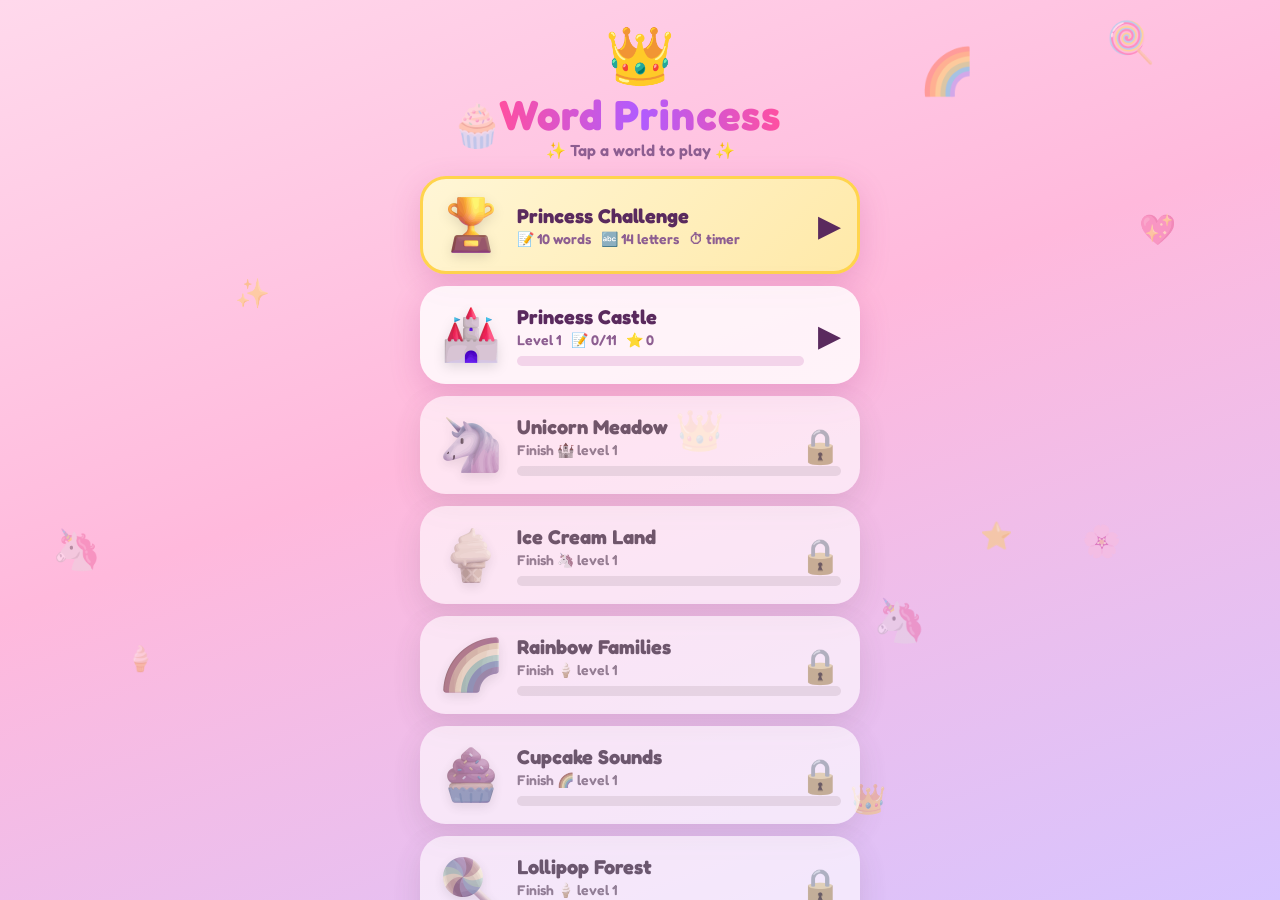
<file: games/word_princess/index.html>
<!DOCTYPE html>
<html lang="en">
<head>
<meta charset="UTF-8">
<meta name="viewport" content="width=device-width, initial-scale=1.0, maximum-scale=1.0, user-scalable=no, viewport-fit=cover">
<meta name="apple-mobile-web-app-capable" content="yes">
<meta name="theme-color" content="#ff8fc4">
<title>Word Princess</title>
<link rel="preconnect" href="https://fonts.googleapis.com">
<link href="https://fonts.googleapis.com/css2?family=Fredoka:wght@400;600;700&display=swap" rel="stylesheet">
<style>
:root{
  --pink:#ff8fc4; --pink-deep:#ff5fa8; --purple:#b78cff; --mint:#9ef0d9; --yellow:#ffe27a; --sky:#9fd8ff;
  --card:rgba(255,255,255,.82); --ink:#5a2a5e; --ink-soft:#8d5e91; --shadow:0 10px 30px rgba(170,60,130,.22);
  --tile:min(17vw,72px);
}
*{margin:0;padding:0;box-sizing:border-box;-webkit-tap-highlight-color:transparent}
html,body{height:100%}
body{
  font-family:'Fredoka','Segoe UI',system-ui,sans-serif;color:var(--ink);
  background:linear-gradient(160deg,#ffd9ec 0%,#ffb9dc 45%,#d7c4ff 100%);
  min-height:100dvh;overflow:hidden;position:relative;user-select:none;-webkit-user-select:none;touch-action:manipulation;
}
button{font-family:inherit;border:none;cursor:pointer;color:inherit;background:none}
button:active{transform:scale(.95)}

/* floating decorations */
.deco{position:fixed;inset:0;pointer-events:none;overflow:hidden;z-index:0}
.deco span{position:absolute;font-size:34px;opacity:.35;animation:floaty 9s ease-in-out infinite}
@keyframes floaty{0%,100%{transform:translateY(0) rotate(-6deg)}50%{transform:translateY(-22px) rotate(8deg)}}

.screen{position:fixed;inset:0;display:none;flex-direction:column;z-index:1;padding:max(12px,env(safe-area-inset-top)) 14px max(12px,env(safe-area-inset-bottom))}
.screen.active{display:flex;animation:fadeIn .35s ease}
@keyframes fadeIn{from{opacity:0;transform:translateY(12px)}to{opacity:1;transform:none}}

/* ---------- HOME ---------- */
#home{align-items:center;overflow-y:auto}
.title{margin-top:8px;text-align:center}
.title .crown{font-size:56px;display:block;animation:bob 2.5s ease-in-out infinite}
@keyframes bob{0%,100%{transform:translateY(0)}50%{transform:translateY(-8px)}}
.title h1{font-size:clamp(30px,9vw,42px);font-weight:700;letter-spacing:1px;
  background:linear-gradient(90deg,#ff4fa0,#b05cff,#ff4fa0);-webkit-background-clip:text;background-clip:text;color:transparent;
  text-shadow:none}
.title p{color:var(--ink-soft);font-size:16px;font-weight:600}
.worlds{width:100%;max-width:440px;display:grid;gap:12px;margin-top:16px;padding-bottom:16px}
.world{display:flex;align-items:center;gap:14px;background:var(--card);border-radius:26px;padding:14px 16px;box-shadow:var(--shadow);text-align:left;width:100%;position:relative;overflow:hidden;border:3px solid transparent}
.world .em{font-size:48px;width:64px;height:64px;display:grid;place-items:center;text-align:center;filter:drop-shadow(0 4px 6px rgba(0,0,0,.12))}
.world .em img{width:64px;height:64px;object-fit:contain}
.world .info{flex:1}
.world .name{font-size:20px;font-weight:700}
.world .sub{font-size:14px;color:var(--ink-soft);font-weight:600;display:flex;gap:10px;align-items:center;margin-top:2px}
.bar{height:10px;background:#f3d4ea;border-radius:10px;overflow:hidden;margin-top:8px}
.bar i{display:block;height:100%;background:linear-gradient(90deg,var(--pink-deep),var(--purple));border-radius:10px;transition:width .5s}
.world.challenge{background:linear-gradient(135deg,#fff6d6,#ffe9a8);border-color:#ffd44d}
.world.locked{filter:saturate(.3);opacity:.75}
.world.locked::after{content:'🔒';position:absolute;right:16px;top:50%;transform:translateY(-50%);font-size:34px}
.world .go{font-size:30px}
.home-foot{display:flex;gap:10px;margin-bottom:8px;flex-wrap:wrap;justify-content:center}
.pill{background:var(--card);border-radius:999px;padding:10px 18px;font-weight:700;font-size:16px;box-shadow:var(--shadow);display:flex;gap:8px;align-items:center}

/* ---------- PLAY ---------- */
#play{justify-content:space-between}
#play.many{--tile:min(15vw,60px)}
#play.many .picture{--w:min(48vw,190px)}
#play.many .wordhint{min-height:40px;font-size:clamp(26px,8vw,36px)}
.topbar{display:flex;align-items:center;justify-content:space-between;gap:10px}
.round{background:var(--card);border-radius:999px;padding:8px 14px;font-weight:700;font-size:18px;box-shadow:var(--shadow);display:flex;gap:8px;align-items:center}
.iconbtn{width:46px;height:46px;border-radius:50%;background:var(--card);box-shadow:var(--shadow);font-size:22px;display:grid;place-items:center}
.dots{display:flex;gap:6px;justify-content:center;margin-top:10px}
.dots b{width:12px;height:12px;border-radius:50%;background:rgba(255,255,255,.6);display:block;transition:all .3s}
.dots b.done{background:var(--pink-deep);transform:scale(1.15)}
.dots b.now{background:var(--yellow);box-shadow:0 0 0 4px rgba(255,226,122,.45)}

.stage{flex:1;display:flex;flex-direction:column;align-items:center;justify-content:center;gap:8px;min-height:0}
.picture{--w:min(58vw,230px);width:var(--w);height:var(--w);border-radius:40px;display:grid;place-items:center;font-size:calc(var(--w)*.58);position:relative;transition:transform .2s;
  background:var(--pbg,linear-gradient(145deg,#ffd1e8,#d9c6ff));box-shadow:0 18px 40px rgba(170,60,130,.28),inset 0 0 0 5px rgba(255,255,255,.75)}
.picture .glow{position:absolute;inset:12%;border-radius:50%;background:radial-gradient(circle,rgba(255,255,255,.95) 0%,rgba(255,255,255,.45) 45%,rgba(255,255,255,0) 72%);pointer-events:none}
.picture img{position:relative;width:76%;height:76%;object-fit:contain;filter:drop-shadow(0 14px 16px rgba(120,40,100,.35));animation:hover 3.2s ease-in-out infinite;display:none}
.picture.loading #pic,.picture.loading img{visibility:hidden}
.picture.has-img img{display:block}.picture.has-img #pic{display:none}
.picture #pic{position:relative;filter:drop-shadow(0 10px 12px rgba(120,40,100,.3))}
@keyframes hover{0%,100%{transform:translateY(0) rotate(-2deg)}50%{transform:translateY(-9px) rotate(2deg)}}
.picture .spark{position:absolute;font-style:normal;pointer-events:none;animation:twinkle 2.4s ease-in-out infinite;font-size:26px}
.picture .s1{top:8px;left:12px}.picture .s2{top:14px;right:16px;animation-delay:.8s;font-size:20px}.picture .s3{bottom:16px;left:18px;animation-delay:1.5s;font-size:22px}
@keyframes twinkle{0%,100%{opacity:.25;transform:scale(.7) rotate(0)}50%{opacity:1;transform:scale(1.15) rotate(15deg)}}
.picture .spk{position:absolute;right:-4px;bottom:-4px;width:52px;height:52px;font-size:24px;border:4px solid #fff;border-radius:50%;background:var(--pink-deep);color:#fff;display:grid;place-items:center;font-size:20px;box-shadow:0 6px 14px rgba(255,95,168,.45)}
.picture.pop{animation:popIn .5s cubic-bezier(.34,1.56,.64,1)}
@keyframes popIn{0%{transform:scale(.4) rotate(-10deg)}100%{transform:scale(1)}}

.slots{display:flex;flex-wrap:wrap;justify-content:center;gap:8px;max-width:100%;padding:0 4px}
.slot{min-width:var(--tile);height:var(--tile);padding:0 10px;border-radius:18px;background:rgba(255,255,255,.55);border:3px dashed rgba(255,95,168,.5);display:grid;place-items:center;font-size:calc(var(--tile)*.55);font-weight:700;color:transparent;transition:all .25s;position:relative}
.slot.ghost{color:rgba(90,42,94,.32)}
.wordhint{min-height:46px;display:flex;align-items:center;justify-content:center;font-size:clamp(28px,9vw,42px);font-weight:700;letter-spacing:4px;color:var(--ink);text-shadow:0 2px 0 #fff,0 6px 16px rgba(170,60,130,.25);transition:filter .35s,opacity .35s;padding:0 10px;text-align:center;line-height:1.1}
.wordhint.sentence{font-size:clamp(20px,6vw,28px);letter-spacing:1px}
.wordhint.blur{filter:blur(1.7px);opacity:.68}
.wordhint.hidden{opacity:0;filter:blur(6px);pointer-events:none}
.wordhint .rime{color:var(--pink-deep)}
.slot.filled{background:#fff;border:3px solid var(--mint);color:var(--ink);animation:fill .35s cubic-bezier(.34,1.56,.64,1)}
.slot.sentence{font-size:calc(var(--tile)*.38)}
.slot.wide,.tile.wide{font-size:calc(var(--tile)*.42);letter-spacing:1px}
.banner .word .rime{color:#ffe27a}
@keyframes fill{0%{transform:scale(.6)}60%{transform:scale(1.15)}100%{transform:scale(1)}}
.slot.next{border-color:var(--pink-deep);background:rgba(255,255,255,.8)}

.tray{display:flex;flex-wrap:wrap;justify-content:center;gap:10px;padding:14px 6px 6px;min-height:calc(var(--tile)*2 + 34px);align-content:flex-start}
.tile{min-width:var(--tile);height:var(--tile);padding:0 12px;border-radius:20px;background:#fff;box-shadow:0 6px 0 #f0c3dd,0 10px 18px rgba(170,60,130,.2);font-size:calc(var(--tile)*.55);font-weight:700;color:var(--ink);display:grid;place-items:center;transition:transform .15s,opacity .3s;position:relative}
.tile.sentence{font-size:calc(var(--tile)*.36)}
.tile:nth-child(3n+1){background:#fff3f9}.tile:nth-child(3n+2){background:#f6f0ff}.tile:nth-child(3n){background:#f0fff9}
.tile.used{opacity:0;transform:scale(.3) translateY(-30px);pointer-events:none}
.tile.wrong{animation:shake .4s}
.tile.hint{animation:hint 1s ease-in-out infinite;box-shadow:0 6px 0 #f0c3dd,0 0 0 5px rgba(255,226,122,.9)}
@keyframes shake{0%,100%{transform:translateX(0)}25%{transform:translateX(-8px) rotate(-4deg)}75%{transform:translateX(8px) rotate(4deg)}}
@keyframes hint{0%,100%{transform:scale(1)}50%{transform:scale(1.12)}}

.flash{position:fixed;left:50%;top:50%;transform:translate(-50%,-50%);font-size:52px;pointer-events:none;animation:flashUp 1.3s ease forwards;z-index:5}
@keyframes flashUp{0%{opacity:0;transform:translate(-50%,-30%) scale(.5)}20%{opacity:1;transform:translate(-50%,-50%) scale(1.2)}100%{opacity:0;transform:translate(-50%,-90%) scale(1)}}

/* word done banner */
.banner{position:fixed;inset:0;display:none;align-items:center;justify-content:flex-end;padding-bottom:9vh;flex-direction:column;gap:6px;z-index:6;pointer-events:none}
.banner.show{display:flex}
.banner .word{font-size:clamp(44px,16vw,80px);font-weight:700;color:#fff;text-shadow:0 6px 0 var(--pink-deep),0 12px 30px rgba(170,60,130,.4);animation:popIn .6s cubic-bezier(.34,1.56,.64,1)}
.banner .stars{font-size:44px;letter-spacing:4px;animation:popIn .8s .15s cubic-bezier(.34,1.56,.64,1) both}

/* confetti */
.confetti{position:fixed;top:-40px;font-size:26px;pointer-events:none;z-index:7;animation:fall linear forwards}
@keyframes fall{to{transform:translateY(110vh) rotate(720deg);opacity:.2}}

/* ---------- REWARD ---------- */
#reward{align-items:center;justify-content:center;gap:14px;text-align:center}
.bigsticker img{width:200px;height:200px;object-fit:contain;animation:hover 3.2s ease-in-out infinite}
.bigsticker{display:grid;place-items:center;min-height:150px;font-size:130px;animation:popIn .8s cubic-bezier(.34,1.56,.64,1);filter:drop-shadow(0 12px 18px rgba(170,60,130,.35))}
#reward h2{font-size:30px;color:#fff;text-shadow:0 4px 0 var(--pink-deep)}
.bigbtn{background:#fff;border-radius:999px;padding:16px 28px;font-size:24px;font-weight:700;box-shadow:var(--shadow);display:flex;gap:10px;align-items:center;color:var(--ink)}
.bigbtn.primary{background:linear-gradient(90deg,var(--pink-deep),var(--purple));color:#fff}
.rewardbtns{display:flex;gap:14px;flex-wrap:wrap;justify-content:center;margin-top:10px}

/* ---------- STICKER BOOK ---------- */
#book{align-items:center;overflow-y:auto}
.shopPill{background:linear-gradient(90deg,#ffe27a,#ff8fc4);color:#5a2a5e}
#shop{padding-bottom:0}
.shoptop{display:flex;align-items:center;justify-content:space-between}
.shopstage{display:flex;justify-content:center;align-items:center;flex:0 0 auto;margin:4px 0}
.shopPrincess{width:min(50vw,210px);background:radial-gradient(ellipse at 50% 42%,rgba(255,255,255,.85),rgba(255,255,255,.3) 48%,rgba(255,255,255,0) 68%)}
.princess{width:100%;height:auto;display:block;filter:drop-shadow(0 10px 14px rgba(170,60,130,.25))}
.princess.big{animation:hover 3.2s ease-in-out infinite}
.tabs{display:flex;gap:8px;overflow-x:auto;padding:8px 2px;flex:0 0 auto;scrollbar-width:none}
.tabs::-webkit-scrollbar{display:none}
.tab{flex:0 0 auto;display:flex;flex-direction:column;align-items:center;gap:1px;background:var(--card);border-radius:18px;padding:8px 12px;font-size:22px;box-shadow:var(--shadow);border:3px solid transparent}
.tab small{font-size:11px;font-weight:700;color:var(--ink-soft)}
.tab.on{border-color:var(--pink-deep);background:#fff}
.tab{position:relative}
.tab .badge{position:absolute;top:-6px;right:-6px;background:var(--pink-deep);color:#fff;font-size:11px;border-radius:999px;min-width:18px;height:18px;display:grid;place-items:center;padding:0 4px}
.items{display:grid;grid-template-columns:repeat(3,1fr);gap:10px;overflow-y:auto;flex:1;min-height:0;padding:4px 2px 16px}
.item{background:var(--card);border-radius:20px;padding:8px 6px;display:flex;flex-direction:column;align-items:center;gap:4px;box-shadow:var(--shadow);border:3px solid transparent;position:relative}
.item .pv{width:100%;aspect-ratio:3/4;overflow:hidden;display:flex;align-items:flex-start;justify-content:center}
.item .pv .princess{width:100%;height:100%;filter:none}
.item .iname{font-size:13px;font-weight:700;line-height:1.1;text-align:center}
.item .iprice{font-size:14px;font-weight:700;color:var(--pink-deep);background:#fff;border-radius:999px;padding:3px 10px}
.item.wearing{border-color:var(--mint);background:#f0fff9}
.item.owned .iprice{color:#1f8a6a}
.item.cant{opacity:.6}
.item.cant .iprice{color:var(--ink-soft)}
.item.can::after{content:'🛒';position:absolute;top:4px;right:6px;font-size:16px}
.item.wrong{animation:shake .4s}
.item.locked .pv{filter:grayscale(.9) opacity(.45)}
.item.locked .iprice{color:var(--ink-soft);background:#f3e4ee}
.item .ireq{font-size:11px;font-weight:700;color:var(--ink-soft);text-align:center;line-height:1.1}
.bigsticker .princess{width:170px}
.bookgrid{display:none}
.sticker{aspect-ratio:1;background:var(--card);border-radius:22px;display:grid;place-items:center;font-size:44px;box-shadow:var(--shadow)}
.sticker.empty{opacity:.35;font-size:30px}
.booktitle{display:flex;align-items:center;width:100%;max-width:440px;justify-content:space-between}
.booktitle h2{font-size:26px}

/* ---------- PARENT PANEL ---------- */
#parent{direction:rtl;text-align:right;background:#fff8fc;overflow-y:auto;gap:14px;font-size:16px;z-index:20}
#parent h2{font-size:24px;color:var(--pink-deep)}
#parent section{background:#fff;border-radius:18px;padding:14px;box-shadow:var(--shadow)}
#parent h3{font-size:18px;margin-bottom:8px}
#parent table{width:100%;border-collapse:collapse}
#parent td,#parent th{padding:6px 4px;border-bottom:1px solid #f5dcea;text-align:right;font-size:15px}
#parent td select{width:auto;min-width:64px;margin:0;padding:6px}
#parent input,#parent select{font-family:inherit;font-size:16px;padding:10px;border-radius:12px;border:2px solid #f3cde3;width:100%;margin-top:6px;background:#fff}
#parent .row{display:flex;gap:8px;flex-wrap:wrap}
#parent .row>*{flex:1;min-width:110px}
.pbtn{background:var(--pink-deep);color:#fff;border-radius:12px;padding:10px 16px;font-weight:700;font-size:16px;margin-top:8px}
.pbtn.ghost{background:#f3d4ea;color:var(--ink)}
.pbtn.danger{background:#e45c7b}
.chips{display:flex;flex-wrap:wrap;gap:6px;margin-top:6px}
.chip{background:#ffe6f3;border-radius:999px;padding:6px 12px;font-size:14px;display:flex;gap:6px;align-items:center}
.chip button{font-size:14px;color:#c0306f;font-weight:700}
.toggle{display:flex;justify-content:space-between;align-items:center;padding:6px 0}
.switch{width:54px;height:30px;border-radius:999px;background:#f3cde3;position:relative;transition:.2s}
.switch::after{content:'';position:absolute;top:3px;right:3px;width:24px;height:24px;border-radius:50%;background:#fff;transition:.2s;box-shadow:0 2px 6px rgba(0,0,0,.2)}
.switch.on{background:var(--pink-deep)}.switch.on::after{right:27px}
.note{font-size:13px;color:var(--ink-soft);margin-top:6px}
</style>
</head>
<body>
<div class="deco" id="deco"></div>

<!-- HOME -->
<div class="screen active" id="home">
  <div class="title">
    <span class="crown" id="crown">👑</span>
    <h1>Word Princess</h1>
    <p>✨ Tap a world to play ✨</p>
  </div>
  <div class="worlds" id="worlds"></div>
  <div class="home-foot">
    <button class="pill" id="starsPill">⭐ <span id="totalStars">0</span></button>
    <button class="pill shopPill" id="shopBtn">🛍️ Princess Shop</button>
  </div>
</div>

<!-- PLAY -->
<div class="screen" id="play">
  <div>
    <div class="topbar">
      <button class="iconbtn" id="backBtn">🏠</button>
      <div class="round"><span id="worldEmoji">🏰</span> <span>⭐ <span id="roundStars">0</span></span></div>
      <button class="iconbtn" id="hearBtn">🔊</button>
    </div>
    <div class="dots" id="dots"></div>
  </div>
  <div class="stage">
    <div class="picture" id="picture"><div class="glow"></div><i class="spark s1">✨</i><i class="spark s2">⭐</i><i class="spark s3">💖</i><img id="picImg" alt="" draggable="false"><span id="pic">🐱</span><span class="spk">🔊</span></div>
    <div class="wordhint" id="wordhint"></div>
    <div class="slots" id="slots"></div>
  </div>
  <div class="tray" id="tray"></div>
</div>

<!-- REWARD -->
<div class="screen" id="reward">
  <div class="bigsticker" id="bigsticker"></div>
  <h2 id="rewardTitle">Amazing!</h2>
  <div class="pill" style="font-size:22px"><span id="rewardStars">⭐ 0</span></div>
  <div class="pill" style="font-size:18px">💰 <span id="rewardWallet">0</span> stars to spend</div>
  <div class="rewardbtns">
    <button class="bigbtn primary" id="shopFromReward">🛍️ Shop</button>
    <button class="bigbtn" id="againBtn">▶️ Again</button>
    <button class="bigbtn" id="homeBtn">🏠</button>
  </div>
</div>

<!-- PRINCESS SHOP / CLOSET -->
<div class="screen" id="shop">
  <div class="shoptop">
    <button class="iconbtn" id="shopBack">🏠</button>
    <div class="round">💰 <span id="shopWallet">0</span></div>
    <span style="width:46px"></span>
  </div>
  <div class="shopstage"><div class="shopPrincess" id="shopPrincess"></div></div>
  <div class="tabs" id="shopTabs"></div>
  <div class="items" id="shopItems"></div>
</div>

<!-- PARENT PANEL -->
<div class="screen" id="parent">
  <div style="display:flex;justify-content:space-between;align-items:center">
    <h2>🔧 פינת הורים</h2>
    <button class="pbtn ghost" id="parentClose" style="margin:0">סגירה</button>
  </div>

  <section>
    <h3>התקדמות</h3>
    <table id="statsTable"></table>
    <p class="note">לכל עולם יש רמה אחת לכל המילים שלו: 1 = המילה כתובה מתחת לתמונה, 2 = המילה כתובה אבל מטושטשת, 3 = רק תמונה וקול (לחיצה על התמונה מציצה במילה במחיר כוכב), 4 = רק תמונה וקול עם יותר אותיות מבלבלות. בכל רמה יש כ-10 אותיות לבחירה. העולם עולה רמה כשכמעט כל המילים שלו (11 מתוך 12) אויתו ברמה הזאת עם 2 כוכבים לפחות. אפשר לשנות רמה ידנית בטבלה. עולם חדש נפתח כשהעולם הקודם סיים את רמה 1.</p>
  </section>

  <section>
    <h3>חנות הנסיכה</h3>
    <p class="note" id="shopNote"></p>
    <button class="pbtn ghost" id="bonusStars">🎁 בונוס של 30 כוכבים</button>
  </section>

  <section>
    <h3>מילים שקשות לה</h3>
    <div class="chips" id="hardWords"></div>
  </section>

  <section>
    <h3>הגדרות</h3>
    <div class="toggle"><span>אותיות גדולות (ABC) במקום קטנות (abc)</span><div class="switch" id="upperSwitch"></div></div>
    <div class="toggle"><span>לאיית את המילה אות-אות בקול אחרי שמסיימים (כבוי: נשמעת רק המילה השלמה)</span><div class="switch" id="spellSwitch"></div></div>
    <div class="toggle"><span>להשתמש בקול של הטלפון במקום בהקלטות המובנות</span><div class="switch" id="ttsSwitch"></div></div>
    <label>קול באנגלית<select id="voiceSelect"></select></label>
    <button class="pbtn ghost" id="testVoice">🔊 בדיקת קול</button>
    <p class="note" id="speechDiag"></p>
    <p class="note">כברירת מחדל המשחק משמיע הקלטות מובנות. הקול של הטלפון (באייפון מומלץ "Samantha", באנדרואיד "Google US English") משמש רק למילים שהוספת בעצמך, או אם הפעלת את המתג למעלה. אם אין קול בכלל: באייפון בדקי שמתג ההשתקה בצד לא מופעל והעלי ווליום.</p>
  </section>

  <section>
    <h3>הוספת מילה משלך</h3>
    <div class="row">
      <label>עולם<select id="customWorld"></select></label>
      <label>מילה באנגלית<input id="customWord" placeholder="cat"></label>
      <label>אמוג'י<input id="customEmoji" placeholder="🐱"></label>
    </div>
    <button class="pbtn" id="addCustom">➕ הוספה</button>
    <div class="chips" id="customList"></div>
  </section>

  <section>
    <h3>ניהול</h3>
    <button class="pbtn ghost" id="unlockAll">🔓 פתיחת כל העולמות</button>
    <button class="pbtn danger" id="resetAll">🗑️ איפוס כל ההתקדמות</button>
    <p class="note">כדי לפתוח את הפינה הזאת שוב: לחיצה ארוכה על הכתר במסך הבית.</p>
  </section>
</div>

<div class="banner" id="banner"><div class="word" id="bannerWord"></div><div class="stars" id="bannerStars"></div></div>

<script>
/* ================= DATA ================= */
const WORLDS = [
  { id:'castle', name:'Princess Castle', emoji:'🏰', unlockStars:0,
    stickers:['👑','👸','🏰','💎','🎀','🪞','🥿','🧚'],
    words:[['cat','🐱'],['dog','🐶'],['pig','🐷'],['hat','👒'],['sun','☀️'],['cup','🥤'],['bed','🛏️'],['bus','🚌'],['car','🚗'],['egg','🥚'],['bag','👜'],['box','📦']] },
  { id:'meadow', name:'Unicorn Meadow', emoji:'🦄', unlockStars:15,
    stickers:['🦄','🌈','🌸','🦋','⭐','🍓','🧸','🎠'],
    words:[['sea','🌊'],['cow','🐮'],['bee','🐝'],['fox','🦊'],['owl','🦉'],['ant','🐜'],['key','🔑'],['eye','👁️'],['ear','👂'],['bell','🔔'],['kite','🪁'],['sock','🧦']] },
  { id:'icecream', name:'Ice Cream Land', emoji:'🍦', unlockStars:35,
    stickers:['🍦','🍨','🧁','🍩','🍰','🍬','🍫','🥞'],
    words:[['cake','🎂'],['milk','🥛'],['fish','🐟'],['bird','🐦'],['star','⭐'],['moon','🌙'],['frog','🐸'],['duck','🦆'],['lion','🦁'],['tree','🌳'],['ring','💍'],['bear','🐻']] },
  { id:'families', name:'Rainbow Families', emoji:'🌈', requires:['icecream'], intro:'p_families',
    stickers:['🌈','🦋','🌷','🐞','🍄','🎈','🪷','🌻'],
    words:[['cat','🐱',{fam:'at'}],['hat','👒',{fam:'at'}],['bat','🦇',{fam:'at'}],
           ['dog','🐶',{fam:'og'}],['log','🪵',{fam:'og'}],['frog','🐸',{fam:'og'}],
           ['hen','🐔',{fam:'en'}],['pen','🖊️',{fam:'en'}],['ten','🔟',{fam:'en'}],
           ['man','👨',{fam:'an'}],['pan','🍳',{fam:'an'}],['van','🚐',{fam:'an'}]] },
  { id:'sounds', name:'Cupcake Sounds', emoji:'🧁', requires:['families'], intro:'p_sounds', digraphs:true,
    stickers:['🧁','🍪','🍭','🍡','🍧','🥧','🍮','🍯'],
    words:[['ship','🚢',{tokens:['sh','i','p']}],['sheep','🐑',{tokens:['sh','ee','p']}],['shell','🐚',{tokens:['sh','e','l','l']}],
           ['chick','🐤',{tokens:['ch','i','c','k']}],['cheese','🧀',{tokens:['ch','ee','s','e']}],['chair','🪑',{tokens:['ch','a','i','r']}],
           ['bath','🛁',{tokens:['b','a','th']}],['tooth','🦷',{tokens:['t','oo','th']}],['three','3️⃣',{tokens:['th','r','ee']}],
           ['boot','🥾',{tokens:['b','oo','t']}],['book','📖',{tokens:['b','oo','k']}],['spoon','🥄',{tokens:['s','p','oo','n']}]] },
  { id:'forest', name:'Lollipop Forest', emoji:'🍭', requires:['icecream'], sentence:true,
    stickers:['🍭','🍬','🧚','🌳','🦊','🐿️','🍄','🌟'],
    words:[['I am hot','🥵'],['I am cold','🥶'],['I see mom','👩'],['I like cake','🎂'],['I like milk','🥛'],['I can run','🏃‍♀️'],['I like pink','🩷'],['I see a dog','🐶'],['The sun is hot','🌞'],['I see a star','⭐'],['The pig is pink','🐷'],['I like ice cream','🍦']] },
  { id:'lagoon', name:'Mermaid Lagoon', emoji:'🧜‍♀️', requires:['families','sounds'], intro:'p_listen', listen:true,
    stickers:['🧜‍♀️','🐚','🐬','🐠','🪸','🐙','⚓','🏝️'],
    words:[['cat','🐱'],['dog','🐶'],['sun','☀️'],['cup','🥤'],['bus','🚌'],['egg','🥚'],['cow','🐮'],['fox','🦊'],['key','🔑'],['cake','🎂'],['milk','🥛'],['star','⭐']] }
];
const DIGRAPHS=['sh','ch','th','ee','oo'];
const WORLD_BG={castle:'linear-gradient(145deg,#ffd1e8,#d9c6ff)',meadow:'linear-gradient(145deg,#c9f7e6,#bfe3ff)',icecream:'linear-gradient(145deg,#ffe0c2,#ffc2dc)',families:'linear-gradient(145deg,#fff1b8,#c9f7e6 50%,#d9c6ff)',sounds:'linear-gradient(145deg,#fff3c4,#ffc2dc)',forest:'linear-gradient(145deg,#e3d4ff,#c9f7e6)',lagoon:'linear-gradient(145deg,#bff5f0,#bfe3ff)',challenge:'linear-gradient(145deg,#fff2b3,#ffd8a8)'};
const IMG_FOR={'I am hot':'hot_face','I am cold':'cold_face','I see mom':'woman','I like cake':'cake','I like milk':'milk','I can run':'runner','I like pink':'pink_heart','I see a dog':'dog','The sun is hot':'sun_face','I see a star':'star','The pig is pink':'pig','I like ice cream':'icecream'};
const IMG_SET=new Set(["ant", "bag", "bat", "bath", "bear", "bed", "bee", "bell", "bird", "book", "boot", "box", "bus", "cake", "car", "cat", "chair", "cheese", "chick", "cold_face", "cow", "crown", "cup", "dog", "duck", "ear", "ear_icon", "egg", "eye", "fish", "fox", "frog", "hat", "hen", "hot_face", "icecream", "key", "kite", "lion", "log", "man", "milk", "moon", "owl", "pan", "pen", "pet_bird", "pet_bunny", "pet_butterfly", "pet_cat", "pet_dog", "pet_dolphin", "pet_hamster", "pet_lamb", "pet_turtle", "pet_unicorn", "pig", "pink_heart", "place_castle", "ride_horse", "ride_pony", "ring", "runner", "sea", "sheep", "shell", "ship", "sock", "spoon", "star", "sun", "sun_face", "ten", "three", "tooth", "tree", "trophy", "van", "woman", "world_castle", "world_challenge", "world_families", "world_forest", "world_icecream", "world_lagoon", "world_meadow", "world_sounds"]);
function worldIcon(id,emoji){ return IMG_SET.has('world_'+id)?`<img src="img/world_${id}.png" alt="">`:emoji; }
function imgFor(text){ const k=IMG_FOR[text]||text.toLowerCase(); return IMG_SET.has(k)?'img/'+k+'.png':null; }
const CHALLENGE_LEN=10;
const CONFUSABLE = {b:'dpq',d:'bpq',p:'bdq',q:'bdp',m:'nw',n:'mu',u:'nv',v:'uw',w:'vm',i:'lj',l:'ij',j:'il',c:'oe',o:'ca',e:'co',a:'oe',t:'fl',f:'tl',g:'qy',h:'nk',k:'hx',r:'nv',s:'zc',z:'sx',x:'zk',y:'gv'};
const SENTENCE_DISTRACTORS = ['big','cat','dog','sun','hot','mom','run','see','is','a','the','I','like','pink','cake','milk','cow','star'];
const ROUND_LEN = 6;
const KEY = 'wordPrincess.v1';

/* ================= STATE ================= */
let state = load();
function defaultState(){ return { v:5, settings:{upper:true, spell:false, voice:''}, words:{}, worlds:{}, custom:[], unlockedAll:false }; }
function load(){ try{ const s=JSON.parse(localStorage.getItem(KEY)); if(s&&s.settings){ const st=Object.assign(defaultState(),s); st.settings=Object.assign(defaultState().settings,s.settings);
  if(s.v!==4){ /* older saves tracked a level per word; now the whole world has one level */
    Object.values(st.words).forEach(w=>{ w.best=(w.lvl||0)>=1?0:-1; delete w.lvl; }); Object.values(st.worlds).forEach(ws=>{ ws.lvl=0; }); st.v=4; }
  if(st.v===4){ st.settings.spell=false; st.v=5; }
  return st; } }catch(e){} return defaultState(); }
function save(){ try{ localStorage.setItem(KEY, JSON.stringify(state)); }catch(e){} }
function wstate(id){ return state.worlds[id] || (state.worlds[id]={lvl:0,stars:0,stickers:[],rounds:0,lastRound:[]}); }
function wordKey(w,text){ return w.id+':'+text; }
function wstat(w,text){ const k=wordKey(w,text); return state.words[k] || (state.words[k]={best:-1,seen:0,miss:0,streak:0}); }
/* a word is "done" at the world's current level once it was spelled there with at most 2 mistakes */
function isDone(w,text){ return wstat(w,text).best>=wstate(w.id).lvl; }
function doneCount(w){ return worldWords(w).filter(([t])=>isDone(w,t)).length; }
function needCount(w){ const n=worldWords(w).length; return Math.max(Math.min(10,n), n-1); }
function worldWords(w){ return w.words.concat(state.custom.filter(c=>c.world===w.id).map(c=>[c.word,c.emoji])); }
function totalStars(){ return Object.values(state.worlds).reduce((a,ws)=>a+(ws.stars||0),0); }
function requiresOf(w,i){ return w.requires || (i>0?[WORLDS[i-1].id]:[]); }
function isUnlocked(w,i){ if(state.unlockedAll||i===0) return true; return requiresOf(w,i).every(id=>wstate(id).lvl>=1); }

/* ================= HELPERS ================= */
const $=id=>document.getElementById(id);
const shuffle=a=>{a=a.slice();for(let i=a.length-1;i>0;i--){const j=Math.floor(Math.random()*(i+1));[a[i],a[j]]=[a[j],a[i]];}return a;};
const pick=a=>a[Math.floor(Math.random()*a.length)];
function show(id){ document.querySelectorAll('.screen').forEach(s=>s.classList.remove('active')); $(id).classList.add('active'); }
function fmt(t){ return state.settings.upper ? t.toUpperCase() : t; }
function confetti(n=40){
  const em=['🌸','💖','⭐','🦄','🍭','✨','💜','🍦'];
  for(let i=0;i<n;i++){ const s=document.createElement('span'); s.className='confetti'; s.textContent=pick(em);
    s.style.left=Math.random()*100+'vw'; s.style.animationDuration=(1.8+Math.random()*1.6)+'s'; s.style.animationDelay=(Math.random()*.6)+'s'; s.style.fontSize=(18+Math.random()*22)+'px';
    document.body.appendChild(s); setTimeout(()=>s.remove(),4000); }
}
function flash(em){ const d=document.createElement('div'); d.className='flash'; d.textContent=em; document.body.appendChild(d); setTimeout(()=>d.remove(),1300); }

/* ================= AUDIO ================= */
let actx=null;
function tone(f,d=0.12,type='sine',vol=0.18,when=0){
  try{ actx = actx || new (window.AudioContext||window.webkitAudioContext)(); if(actx.state==='suspended') actx.resume();
    const o=actx.createOscillator(), g=actx.createGain(); o.type=type; o.frequency.value=f;
    g.gain.setValueAtTime(0.0001,actx.currentTime+when); g.gain.exponentialRampToValueAtTime(vol,actx.currentTime+when+0.01); g.gain.exponentialRampToValueAtTime(0.0001,actx.currentTime+when+d);
    o.connect(g); g.connect(actx.destination); o.start(actx.currentTime+when); o.stop(actx.currentTime+when+d+0.05);
  }catch(e){}
}
const sfx={ tap:()=>tone(880,0.1), wrong:()=>{tone(180,0.18,'triangle',0.12);}, win:()=>{[523,659,784,1046].forEach((f,i)=>tone(f,0.18,'sine',0.16,i*0.09));}, sticker:()=>{[523,659,784,880,1046,1318].forEach((f,i)=>tone(f,0.22,'triangle',0.14,i*0.1));} };

let voices=[], keepAlive=[], speechLog={supported:'speechSynthesis' in window, primed:false, spoken:0, errors:[]};
function loadVoices(){ try{ voices=(speechSynthesis.getVoices()||[]).filter(v=>/^en/i.test(v.lang)); }catch(e){ voices=[]; } fillVoiceSelect(); }
if(speechLog.supported){ loadVoices(); speechSynthesis.onvoiceschanged=loadVoices; }
function pickVoice(){
  if(!voices.length) return null;
  if(state.settings.voice){ const v=voices.find(v=>v.name===state.settings.voice); if(v) return v; }
  const prefs=['Samantha','Google US English','Microsoft Aria','Microsoft Jenny','Karen','Moira'];
  for(const p of prefs){ const v=voices.find(v=>v.name.includes(p)); if(v) return v; }
  return voices.find(v=>v.lang==='en-US')||voices[0];
}
/* iOS/Android need speech to be "unlocked" by a user gesture; do it once on the first touch. */
function primeSpeech(){
  if(speechLog.primed||!speechLog.supported) return; speechLog.primed=true;
  try{ const u=new SpeechSynthesisUtterance(' '); u.volume=0; speechSynthesis.speak(u); speechSynthesis.resume(); }catch(e){}
  try{ actx = actx || new (window.AudioContext||window.webkitAudioContext)(); actx.resume(); }catch(e){}
}
['touchstart','pointerdown','mousedown','keydown'].forEach(ev=>document.addEventListener(ev,primeSpeech,{once:true,passive:true}));
function speak(text,{rate=0.85,pitch=1.15,cancel=true}={}){
  if(!speechLog.supported) return;
  const go=()=>{ try{
    const u=new SpeechSynthesisUtterance(text); u.lang='en-US'; u.rate=rate; u.pitch=pitch; u.volume=1;
    const v=pickVoice(); if(v) u.voice=v;
    u.onstart=()=>{ speechLog.spoken++; };
    u.onerror=e=>{ if(e.error!=='interrupted'&&e.error!=='canceled'){ speechLog.errors.push(e.error||'error'); if(speechLog.errors.length>5) speechLog.errors.shift(); } };
    keepAlive.push(u); if(keepAlive.length>30) keepAlive.shift(); /* keep references: Safari drops utterances that get garbage-collected */
    speechSynthesis.resume(); speechSynthesis.speak(u);
  }catch(e){ speechLog.errors.push(String(e)); } };
  try{
    if(cancel && (speechSynthesis.speaking||speechSynthesis.pending)){ speechSynthesis.cancel(); setTimeout(go,120); } /* cancel() right before speak() goes silent on iOS, so wait a beat */
    else go();
  }catch(e){ go(); }
}
/* Safari sometimes wedges in the "speaking" state; unstick it. */
setInterval(()=>{ try{ if(speechLog.supported && speechSynthesis.paused) speechSynthesis.resume(); }catch(e){} },3000);
/* ---- bundled voice clips (audio/*.mp3), played through Web Audio; the phone's own voice is only a fallback ---- */
const CLIPS=new Set(["l_a", "l_b", "l_c", "l_d", "l_e", "l_f", "l_g", "l_h", "l_i", "l_j", "l_k", "l_l", "l_m", "l_n", "l_o", "l_p", "l_q", "l_r", "l_s", "l_t", "l_u", "l_v", "l_w", "l_x", "l_y", "l_z", "p_amazing", "p_buy", "p_challenge", "p_champion", "p_families", "p_finish", "p_great", "p_hello", "p_level2", "p_level3", "p_level4", "p_listen", "p_locked", "p_need", "p_newitems", "p_sentences", "p_shop", "p_sounds", "p_spell", "p_stars", "p_sticker", "w_a", "w_am", "w_ant", "w_bag", "w_bat", "w_bath", "w_bear", "w_bed", "w_bee", "w_bell", "w_big", "w_bird", "w_book", "w_boot", "w_box", "w_bus", "w_cake", "w_can", "w_car", "w_cat", "w_chair", "w_cheese", "w_chick", "w_cold", "w_cow", "w_cream", "w_cup", "w_dog", "w_duck", "w_ear", "w_egg", "w_eye", "w_fish", "w_fox", "w_frog", "w_hat", "w_hen", "w_hot", "w_i", "w_i_am_cold", "w_i_am_hot", "w_i_can_run", "w_i_like_cake", "w_i_like_ice_cream", "w_i_like_milk", "w_i_like_pink", "w_i_see_a_dog", "w_i_see_a_star", "w_i_see_mom", "w_ice", "w_is", "w_key", "w_kite", "w_like", "w_lion", "w_log", "w_man", "w_milk", "w_mom", "w_moon", "w_owl", "w_pan", "w_pen", "w_pig", "w_pink", "w_ring", "w_run", "w_sea", "w_see", "w_sheep", "w_shell", "w_ship", "w_sock", "w_spoon", "w_star", "w_sun", "w_ten", "w_the", "w_the_pig_is_pink", "w_the_sun_is_hot", "w_three", "w_tooth", "w_tree", "w_van"]);
const clipCache={}; let playing=[], playGen=0; const clipLog={loaded:0, errors:[]};
function clipKey(text){ return 'w_'+text.toLowerCase().replace(/[^a-z0-9]+/g,'_').replace(/^_|_$/g,''); }
function ensureCtx(){ actx = actx || new (window.AudioContext||window.webkitAudioContext)(); if(actx.state==='suspended') actx.resume(); return actx; }
function loadClip(key){
  if(clipCache[key]) return clipCache[key];
  const p=fetch('audio/'+key+'.mp3').then(r=>{ if(!r.ok) throw new Error('HTTP '+r.status); return r.arrayBuffer(); })
    .then(buf=>new Promise((res,rej)=>ensureCtx().decodeAudioData(buf,res,rej))).then(b=>{ clipLog.loaded++; return b; });
  clipCache[key]=p; p.catch(e=>{ delete clipCache[key]; clipLog.errors.push(key+': '+(e&&e.message||e)); if(clipLog.errors.length>4) clipLog.errors.shift(); });
  return p;
}
function stopClips(){ playing.forEach(x=>{ try{ x.stop(); }catch(e){} }); playing=[]; }
async function playClips(keys,{gap=0.1,cancel=true}={}){
  const ctx=ensureCtx(); /* resume inside the tap, before any await, so iOS unlocks audio */
  let gen=playGen; if(cancel){ stopClips(); gen=++playGen; try{ if(speechLog.supported) speechSynthesis.cancel(); }catch(e){} }
  const bufs=await Promise.all(keys.map(loadClip));
  if(cancel && gen!==playGen) return;
  let t=ctx.currentTime+0.02;
  bufs.forEach(b=>{ const src=ctx.createBufferSource(); src.buffer=b; src.connect(ctx.destination); src.start(t); t+=b.duration+gap; playing.push(src); });
  speechLog.spoken++;
}
function useClips(){ return !state.settings.useTTS; }
function say(text,opts={}){ const k=clipKey(text); if(useClips()&&CLIPS.has(k)) playClips([k],opts).catch(()=>speak(text,opts)); else speak(text,opts); }
function sayLetter(ch){ const ks=ch.toLowerCase().split('').map(c=>'l_'+c); const tts=()=>speak(ch.toUpperCase().split('').join(' '),{rate:0.8}); if(useClips()&&ks.every(k=>CLIPS.has(k))) playClips(ks,{gap:0.15}).catch(tts); else tts(); }
function sayPhrase(id,text){ if(useClips()&&CLIPS.has(id)) playClips([id]).catch(()=>speak(text)); else speak(text); }
function spellOut(tokens,word){
  tokens=tokens.flatMap(t=>t.split(''));
  const ks=tokens.map(t=>'l_'+t.toLowerCase()), wk=clipKey(word);
  const tts=()=>{ speak(tokens.map(t=>t.toUpperCase()).join('. ')+'.',{rate:0.7}); speak(word+'!',{rate:0.8,cancel:false}); };
  if(useClips()&&CLIPS.has(wk)&&ks.every(k=>CLIPS.has(k))) playClips(ks.concat([wk]),{gap:0.3}).catch(tts); else tts();
}
function preloadClips(keys){ if(!useClips()) return; keys.forEach(k=>{ if(CLIPS.has(k)) loadClip(k).catch(()=>{}); }); }
function speakToken(tok,sentence){ if(sentence) say(tok,{rate:0.9}); else sayLetter(tok); }

/* decorations */
(function(){ const d=$('deco'); const em=['🦄','🍭','🍦','👑','✨','🌸','💖','🧁','🌈','⭐'];
  for(let i=0;i<14;i++){ const s=document.createElement('span'); s.textContent=em[i%em.length]; s.style.left=Math.random()*92+'%'; s.style.top=Math.random()*92+'%'; s.style.animationDelay=(Math.random()*8)+'s'; s.style.fontSize=(22+Math.random()*26)+'px'; d.appendChild(s);} })();

/* ================= HOME ================= */
function renderHome(){
  const box=$('worlds'); box.innerHTML='';
  const best=(state.challenge||{}).best, runs=(state.challenge||{}).runs||0;
  const cb=document.createElement('button'); cb.className='world challenge'; cb.id='challengeBtn';
  cb.innerHTML=`<div class="em">${worldIcon('challenge','🏆')}</div><div class="info"><div class="name">Princess Challenge</div><div class="sub"><span>📝 10 words</span><span>🔤 14 letters</span><span>⏱ ${best?'Best '+best+'s':'timer'}</span>${runs?`<span>🏅 ${runs}</span>`:''}</div></div><div class="go">▶️</div>`;
  cb.onclick=startChallenge; box.appendChild(cb);
  WORLDS.forEach((w,i)=>{
    const ws=wstate(w.id), words=worldWords(w), unlocked=isUnlocked(w,i);
    const done=doneCount(w), need=needCount(w);
    const b=document.createElement('button'); b.className='world'+(unlocked?'':' locked');
    b.innerHTML=`<div class="em">${worldIcon(w.id,w.emoji)}</div><div class="info"><div class="name">${w.name}</div>
      <div class="sub">${unlocked?`<span>Level ${ws.lvl+1}</span><span>📝 ${Math.min(done,need)}/${need}</span><span>⭐ ${ws.stars}</span>`:`<span>Finish ${requiresOf(w,i).map(id=>WORLDS.find(x=>x.id===id).emoji).join(' + ')} level 1</span>`}</div>
      <div class="bar"><i style="width:${Math.round(100*Math.min(done,need)/need)}%"></i></div></div>${unlocked?'<div class="go">▶️</div>':''}`;
    b.onclick=()=>{ if(!unlocked){ sfx.wrong(); b.classList.add('wrong'); setTimeout(()=>b.classList.remove('wrong'),400); sayPhrase('p_finish','Finish the other world first!'); return; } startRound(w); };
    box.appendChild(b);
  });
  $('totalStars').textContent=wallet();
}

/* ================= GAME ================= */
let G=null; // current round
function chooseRound(w){
  const ws=wstate(w.id), words=worldWords(w);
  const weighted=words.map(([t,e,m])=>{ const s=wstat(w,t); let wt=1; if(!isDone(w,t)) wt+=8; if(s.miss>0&&s.streak<2) wt+=3; if(s.seen===0) wt+=2; if((ws.lastRound||[]).includes(t)) wt*=0.35; return {t,e,m:m||{},wt}; });
  const out=[]; const pool=weighted.slice();
  const len=w.challenge?CHALLENGE_LEN:ROUND_LEN;
  while(out.length<Math.min(len,pool.length)){ const sum=pool.reduce((a,x)=>a+x.wt,0); let r=Math.random()*sum; let idx=0; for(;idx<pool.length;idx++){ r-=pool[idx].wt; if(r<=0) break; } idx=Math.min(idx,pool.length-1); out.push(pool[idx]); pool.splice(idx,1); }
  if(words.some(x=>x[2]&&x[2].fam)) out.sort((a,b)=>(a.m.fam||'').localeCompare(b.m.fam||''));
  return out;
}
function startRound(w){
  G={w, items:chooseRound(w), i:0, stars:0, sentence:!!w.sentence, listen:!!w.listen, t0:Date.now()};
  $('worldEmoji').textContent=w.emoji;
  $('roundStars').textContent='0';
  clearInterval(G.timer); if(w.challenge){ G.timer=setInterval(()=>{ if(G&&G.w.challenge) $('roundStars').textContent=Math.floor((Date.now()-G.t0)/1000)+'s'; },500); }
  show('play'); renderDots();
  const intro=w.intro||(G.sentence?'p_sentences':'p_spell');
  sayPhrase(intro, {p_sentences:"Let's make sentences!",p_listen:'Listen carefully, and spell the word!',p_families:"Let's spell word families!",p_sounds:"Let's spell new sounds!",p_challenge:'Princess challenge! Spell as fast as you can!'}[intro]||"Let's spell words!");
  preloadClips('abcdefghijklmnopqrstuvwxyz'.split('').map(c=>'l_'+c).concat(G.items.flatMap(it=>[clipKey(it.t)].concat(G.sentence?it.t.split(' ').map(clipKey):[]))));
  G.items.forEach(it=>{ const src=imgFor(it.t); if(src){ const pre=new Image(); pre.src=src; (G.preloaded=G.preloaded||[]).push(pre); } });
  setTimeout(nextItem,w.challenge?2600:900);
}
function renderDots(){ $('dots').innerHTML=G.items.map((_,k)=>`<b class="${k<G.i?'done':k===G.i?'now':''}"></b>`).join(''); }
function tokensOf(text,sentence){ return sentence? text.split(' ') : text.split(''); }
function buildTray(tokens,tier,sentence){
  let extra=[];
  if(sentence){
    const need = tier<=1?2:3;
    const c=shuffle(SENTENCE_DISTRACTORS.filter(x=>!tokens.includes(x)));
    extra=c.slice(0,need);
  } else {
    const need = Math.max(G.w.challenge?14:10, tokens.length+3) - tokens.length; /* about ten tiles to choose from, fourteen in the challenge */
    const low=tokens.map(t=>t.toLowerCase());
    const alpha=shuffle('abcdefghijklmnopqrstuvwxyz'.split('').filter(c=>!low.includes(c)));
    let conf=shuffle([...new Set(low.flatMap(c=>c.length>1?[]:(CONFUSABLE[c]||'').split('')))].filter(c=>!low.includes(c)));
    /* digraph words: the pair's own letters and the other pairs are the natural traps */
    const pairs=low.filter(c=>c.length>1);
    if(pairs.length){ const traps=shuffle([...new Set(pairs.flatMap(p=>p.split('')).concat(DIGRAPHS))].filter(c=>!low.includes(c))); conf=traps.slice(0,tier===0?1:2).concat(conf); }
    const nConf = tier===0?1: tier===1?2: tier===2?3:4;
    extra=conf.slice(0,nConf);
    for(const c of alpha){ if(extra.length>=need) break; if(!extra.includes(c)) extra.push(c); }
  }
  return shuffle(tokens.concat(extra));
}
function nextItem(){
  if(!G) return;
  if(G.i>=G.items.length) return endRound();
  const it=G.items[G.i], tier=Math.min(wstate(G.w.id).lvl,3);
  G.cur={text:it.t, emoji:it.e, tokens:(it.m&&it.m.tokens)||tokensOf(it.t,G.sentence), pos:0, mistakes:0, wrongHere:0, tier, fam:it.m&&it.m.fam};
  renderDots();
  const pic=$('picture'); pic.classList.remove('pop'); void pic.offsetWidth; pic.classList.add('pop'); $('pic').textContent=G.listen?'👂':it.e;
  pic.style.setProperty('--pbg', WORLD_BG[G.w.id]||WORLD_BG.castle);
  const src=G.listen?'img/ear_icon.png':imgFor(it.t), im=$('picImg');
  if(src){ pic.classList.add('has-img','loading'); im.onload=()=>pic.classList.remove('loading'); im.onerror=()=>pic.classList.remove('has-img','loading'); im.src=src; if(im.complete&&im.naturalWidth) pic.classList.remove('loading'); } else { pic.classList.remove('has-img','loading'); im.removeAttribute('src'); }
  const nxi=G.items[G.i+1]; if(nxi){ const ns=imgFor(nxi.t); if(ns){ const pre=new Image(); pre.src=ns; } }
  // slots
  const slots=$('slots'); slots.innerHTML='';
  G.cur.tokens.forEach((tok,k)=>{ const d=document.createElement('div'); d.className='slot'+(G.sentence?' sentence':'')+(tok.length>1&&!G.sentence?' wide':'')+(k===0?' next':''); d.textContent=fmt(tok); d.dataset.k=k; slots.appendChild(d); });
  showHint(G.listen?'hidden':tier===0?'clear':tier===1?'blur':'hidden');
  // tray
  const tray=$('tray'); tray.innerHTML='';
  const tiles=buildTray(G.cur.tokens,tier,G.sentence); $('play').classList.toggle('many',tiles.length>12);
  tiles.forEach(tok=>{ const b=document.createElement('button'); b.className='tile'+(G.sentence?' sentence':'')+(tok.length>1&&!G.sentence?' wide':''); b.textContent=fmt(tok); b.dataset.tok=tok; b.onclick=()=>tapTile(b); tray.appendChild(b); });
  setTimeout(()=>say(it.t,{rate:0.8}),350);
  if(G.listen) setTimeout(()=>{ if(G&&G.cur&&G.cur.text===it.t&&!G.cur.done&&G.cur.pos===0) say(it.t,{rate:0.8}); },2200);
}
function showHint(mode){
  const h=$('wordhint'), c=G.cur; h.className='wordhint'+(G.sentence?' sentence':'')+(mode==='blur'?' blur':mode==='hidden'?' hidden':'');
  if(c.fam&&c.text.endsWith(c.fam)) h.innerHTML=fmt(c.text.slice(0,-c.fam.length))+'<span class="rime">'+fmt(c.fam)+'</span>'; else h.textContent=fmt(c.text);
}
function setGhost(on,faint){ document.querySelectorAll('.slot:not(.filled)').forEach(s=>{ s.classList.toggle('ghost',on); s.classList.toggle('faint',!!faint); }); }
function peek(){ if(!G||!G.cur||G.cur.done) return; say(G.cur.text,{rate:0.8});
  if(!G.listen && G.cur.tier===2 && !G.cur.peeked){ G.cur.peeked=true; G.cur.mistakes++; showHint('clear'); clearTimeout(G.peekTimer); G.peekTimer=setTimeout(()=>{ if(G&&G.cur&&!G.cur.done) showHint('hidden'); },1500); } }
function tapTile(b){
  if(!G||!G.cur||G.cur.done) return;
  const c=G.cur, expected=c.tokens[c.pos], tok=b.dataset.tok;
  if(tok===expected){
    /* tiles are silent by request: only the whole word is spoken */
    b.classList.add('used'); document.querySelectorAll('.tile.hint').forEach(h=>h.classList.remove('hint'));
    const slot=document.querySelector(`.slot[data-k="${c.pos}"]`); slot.classList.remove('ghost','next'); slot.classList.add('filled'); slot.textContent=fmt(tok);
    c.pos++; c.wrongHere=0;
    const nx=document.querySelector(`.slot[data-k="${c.pos}"]`); if(nx) nx.classList.add('next');
    if(c.pos===c.tokens.length) wordDone();
  } else {
    sfx.wrong(); c.mistakes++; c.wrongHere++;
    b.classList.remove('wrong'); void b.offsetWidth; b.classList.add('wrong');
    if(c.wrongHere>=(c.tier>=3?3:2)){ const h=[...document.querySelectorAll('.tile:not(.used)')].find(t=>t.dataset.tok===expected); if(h) h.classList.add('hint'); }
  }
}
function wordDone(){
  const c=G.cur; c.done=true; clearTimeout(G.ghostTimer);
  const stars=c.mistakes===0?3:c.mistakes<=2?2:1;
  G.stars+=stars; $('roundStars').textContent=G.stars;
  // update mastery
  const s=wstat(G.w,c.text), ws=wstate(G.w.id); s.seen++;
  if(c.mistakes===0) s.streak++; else { s.streak=0; s.miss++; }
  if(stars>=2 && s.best<ws.lvl) s.best=ws.lvl;
  ws.stars+=stars; save();
  // speak
  if(G.sentence){ say(c.text,{rate:0.85}); }
  else if(state.settings.spell){ spellOut(c.tokens,c.text); }
  else say(c.text,{rate:0.8});
  sfx.win(); confetti(stars*12);
  const bw=$('bannerWord'); if(c.fam&&c.text.endsWith(c.fam)){ const head=c.text.slice(0,-c.fam.length); bw.innerHTML=fmt(head)+'<span class="rime">'+fmt(c.fam)+'</span>'; } else bw.textContent=fmt(c.text); $('bannerStars').textContent='⭐'.repeat(stars); $('banner').classList.add('show');
  const wait=G.sentence?2200:(state.settings.spell?3400:2200);
  setTimeout(()=>{ $('banner').classList.remove('show'); G.i++; nextItem(); },wait);
}
function endRound(){
  clearInterval(G.timer);
  if(G.w.challenge){
    const secs=Math.max(1,Math.round((Date.now()-G.t0)/1000)); const ch=state.challenge||(state.challenge={best:0,runs:0});
    ch.runs++; const record=!ch.best||secs<ch.best; if(record) ch.best=secs; save();
    $('bigsticker').innerHTML='<img src="img/trophy.png" alt="">'; $('rewardStars').textContent=`⏱ ${secs}s · +${G.stars} ⭐`; $('rewardWallet').textContent=wallet();
    $('rewardTitle').textContent=record?'New record! Princess Champion!':'Princess Champion!';
    show('reward'); sfx.sticker(); confetti(90); sayPhrase('p_champion','You did it! You are a princess champion!'); return;
  }
  const ws=wstate(G.w.id); ws.rounds++; ws.lastRound=G.items.map(x=>x.t);
  let levelUp=false, newItems=false; if(doneCount(G.w)>=needCount(G.w) && ws.lvl<3){ const before=TIERS.filter((T,t)=>t&&tierOpen(t)).length; ws.lvl++; levelUp=true; newItems=TIERS.filter((T,t)=>t&&tierOpen(t)).length>before; }
  save();
  $('bigsticker').innerHTML=levelUp?'<img src="img/trophy.png" alt="">':princessSVG(shopState().equipped,'big');
  $('rewardStars').textContent='+'+G.stars+' ⭐'; $('rewardWallet').textContent=wallet();
  $('rewardTitle').textContent=newItems?`Level ${ws.lvl+1}! New shop items! 🎁`:levelUp?`Level ${ws.lvl+1}!`:'You earned stars!';
  show('reward'); sfx.sticker(); confetti(70);
  if(newItems) setTimeout(()=>sayPhrase('p_newitems','New things are waiting in the princess shop!'),2600);
  if(levelUp) sayPhrase('p_level'+(ws.lvl+1),`Level up! Welcome to level ${ws.lvl+1}!`); else sayPhrase('p_stars',"Great job! You earned stars! Let's dress up the princess!");
}

/* ================= PRINCESS + SHOP ================= */
const SKIN='#f8cfae', SKIN_D='#e9b48f';
function starPts(cx,cy,r1,r2,n=5){ let p=[]; for(let i=0;i<n*2;i++){ const r=i%2?r2:r1, a=-Math.PI/2+i*Math.PI/n; p.push((cx+r*Math.cos(a)).toFixed(1)+','+(cy+r*Math.sin(a)).toFixed(1)); } return p.join(' '); }
const heartPath=(cx,cy,s)=>`M${cx} ${cy+s} L${cx-s} ${cy} Q${cx-s} ${cy-s*0.9} ${cx-s/2} ${cy-s*0.8} Q${cx} ${cy-s*0.6} ${cx} ${cy-s*0.3} Q${cx} ${cy-s*0.6} ${cx+s/2} ${cy-s*0.8} Q${cx+s} ${cy-s*0.9} ${cx+s} ${cy} Z`;
const dots=(c,pts,r=3)=>pts.map(([x,y])=>`<circle cx="${x}" cy="${y}" r="${r}" fill="${c}"/>`).join('');
const SPARKS=(c='#fff')=>[[80,250],[150,230],[110,275],[165,278],[70,215]].map(([x,y])=>`<polygon points="${starPts(x,y,5,2)}" fill="${c}" opacity=".9"/>`).join('');
/* ---- clothing builders (canvas 240x320: shoulders y≈150, waist y≈198, hem y≈292) ---- */
function topSVG(c1,c2,style,extra=''){
  const bod=`<path d="M92 150 Q120 140 148 150 L142 198 L98 198 Z" fill="${c1}"/>`;
  let sl='';
  if(style==='puff') sl=`<circle cx="88" cy="154" r="13" fill="${c1}"/><circle cx="152" cy="154" r="13" fill="${c1}"/>`;
  else if(style==='tee') sl=`<path d="M92 150 L74 162 L80 176 L96 168 Z" fill="${c1}"/><path d="M148 150 L166 162 L160 176 L144 168 Z" fill="${c1}"/>`;
  else if(style==='long') sl=`<path d="M92 152 Q68 184 70 212 L80 214 Q84 190 100 166 Z" fill="${c1}"/><path d="M148 152 Q172 184 170 212 L160 214 Q156 190 140 166 Z" fill="${c1}"/>`;
  else if(style==='strap') sl=`<rect x="100" y="140" width="5" height="14" fill="${c2}"/><rect x="135" y="140" width="5" height="14" fill="${c2}"/>`;
  return bod+sl+`<path d="M98 198 Q120 206 142 198" stroke="${c2}" stroke-width="4" fill="none"/>`+extra;
}
function skirtSVG(c1,c2,style,extra=''){
  let k='';
  if(style==='ball') k=`<path d="M98 198 L142 198 Q206 236 200 292 L40 292 Q34 236 98 198 Z" fill="${c1}"/><path d="M120 198 Q150 250 158 292 L82 292 Q90 250 120 198 Z" fill="${c2}" opacity=".75"/>`;
  else if(style==='mermaid') k=`<path d="M98 198 L142 198 L150 252 Q120 266 90 252 Z" fill="${c1}"/><path d="M90 252 Q120 266 150 252 L178 292 L62 292 Z" fill="${c2}"/>`;
  else if(style==='tutu') k=`<path d="M98 198 L142 198 L166 246 Q150 256 140 244 Q130 258 120 246 Q110 258 100 244 Q90 256 74 246 Z" fill="${c1}"/><path d="M98 198 L142 198 L156 232 Q120 244 84 232 Z" fill="${c2}" opacity=".6"/>`;
  else if(style==='mini') k=`<path d="M98 198 L142 198 L152 240 L88 240 Z" fill="${c1}"/><path d="M98 198 L142 198 L144 206 L96 206 Z" fill="${c2}"/>`;
  else if(style==='pleat') k=`<path d="M98 198 L142 198 L170 270 L70 270 Z" fill="${c1}"/>`+[90,105,120,135,150].map(x=>`<line x1="${x}" y1="200" x2="${x+(x-120)*0.7}" y2="270" stroke="${c2}" stroke-width="3"/>`).join('');
  else k=`<path d="M98 198 L142 198 L180 292 L60 292 Z" fill="${c1}"/><path d="M120 198 L152 292 L88 292 Z" fill="${c2}" opacity=".7"/>`;
  return k+extra;
}
function dressSVG(c1,c2,style,extra='',top='puff'){ return topSVG(c1,c2,top)+skirtSVG(c1,c2,style)+extra; }
const shoes=(c,hi='#fff')=>`<ellipse cx="104" cy="295" rx="15" ry="7" fill="${c}"/><ellipse cx="136" cy="295" rx="15" ry="7" fill="${c}"/><ellipse cx="100" cy="292" rx="5" ry="2" fill="${hi}" opacity=".8"/><ellipse cx="132" cy="292" rx="5" ry="2" fill="${hi}" opacity=".8"/>`;
const boots=(c,c2,h=22)=>`<rect x="90" y="${298-h}" width="28" height="${h}" rx="8" fill="${c}"/><rect x="122" y="${298-h}" width="28" height="${h}" rx="8" fill="${c}"/><rect x="90" y="${298-h}" width="28" height="6" rx="3" fill="${c2}"/><rect x="122" y="${298-h}" width="28" height="6" rx="3" fill="${c2}"/>`;
const ballet=(c)=>`<ellipse cx="104" cy="295" rx="15" ry="7" fill="${c}"/><ellipse cx="136" cy="295" rx="15" ry="7" fill="${c}"/><path d="M96 290 L112 272 M112 290 L96 272" stroke="${c}" stroke-width="3"/><path d="M128 290 L144 272 M144 290 L128 272" stroke="${c}" stroke-width="3"/>`;
const heels=(c,b)=>`<ellipse cx="104" cy="295" rx="15" ry="7" fill="${c}"/><ellipse cx="136" cy="295" rx="15" ry="7" fill="${c}"/><path d="${heartPath(104,289,4)}" fill="${b}"/><path d="${heartPath(136,289,4)}" fill="${b}"/>`;
const glasses=(c,shape='round',lens=c)=>{ const l=(cx)=>shape==='heart'?`<path d="${heartPath(cx,94,11)}" fill="${lens}" opacity=".85"/>`:shape==='star'?`<polygon points="${starPts(cx,96,13,6)}" fill="${lens}" opacity=".85"/>`:shape==='cat'?`<path d="M${cx-12} 90 Q${cx} 84 ${cx+13} 86 L${cx+10} 104 Q${cx} 108 ${cx-12} 102 Z" fill="${lens}" opacity=".85"/>`:`<ellipse cx="${cx}" cy="96" rx="12" ry="10" fill="${lens}" opacity=".85"/>`; return l(103)+l(137)+`<path d="M115 94 Q120 90 125 94" stroke="${c}" stroke-width="3" fill="none"/><line x1="91" y1="92" x2="76" y2="88" stroke="${c}" stroke-width="3"/><line x1="149" y1="92" x2="164" y2="88" stroke="${c}" stroke-width="3"/>`; };
const bag=(body,c2)=>`<path d="M72 218 Q60 226 62 240" stroke="${c2}" stroke-width="3" fill="none"/>`+body;
const tiara=(fill,stroke,gem)=>`<path d="M90 60 L100 42 L110 56 L120 36 L130 56 L140 42 L150 60 Z" fill="${fill}" stroke="${stroke}" stroke-width="2"/><circle cx="120" cy="44" r="4" fill="${gem}"/>`;
const earr=(l,r)=>l+r;
const PET=(id)=>`img/${id}.png`;

const ITEMS=[
  /* ---------- hair ---------- */
  {id:'hair_brown',slot:'hair',name:'Brown Hair',price:0,tier:1,color:'#6b3e2e'},
  {id:'hair_blonde',slot:'hair',name:'Golden Hair',price:15,tier:1,color:'#f2c85b'},
  {id:'hair_black',slot:'hair',name:'Black Hair',price:15,tier:1,color:'#2c2238'},
  {id:'hair_red',slot:'hair',name:'Red Hair',price:20,tier:2,color:'#d1552c'},
  {id:'hair_pink',slot:'hair',name:'Pink Hair',price:30,tier:3,color:'#ff7fc0'},
  {id:'hair_purple',slot:'hair',name:'Purple Hair',price:30,tier:4,color:'#9a6cff'},
  {id:'hair_blue',slot:'hair',name:'Ocean Hair',price:35,tier:4,color:'#5bb7ff'},
  {id:'hair_rainbow',slot:'hair',name:'Rainbow Hair',price:90,tier:5,color:'url(#rainbowHair)'},
  /* ---------- dresses ---------- */
  {id:'dress_simple',slot:'dress',name:'Simple Dress',price:0,tier:1,svg:dressSVG('#ffd6e8','#ffb3d1','aline')},
  {id:'dress_rose',slot:'dress',name:'Rose Gown',price:30,tier:1,svg:dressSVG('#ff6fb1','#ffb3d1','ball')},
  {id:'dress_dots',slot:'dress',name:'Polka Dress',price:25,tier:1,svg:dressSVG('#ff8fc4','#fff','aline',dots('#fff',[[100,230],[130,250],[110,270],[145,280],[90,262],[125,215]]))},
  {id:'dress_sky',slot:'dress',name:'Sky Gown',price:40,tier:2,svg:dressSVG('#7fc8ff','#cfeaff','ball')},
  {id:'dress_mint',slot:'dress',name:'Mint Dress',price:45,tier:2,svg:dressSVG('#7ee8c6','#c9f7e6','aline')},
  {id:'dress_strawberry',slot:'dress',name:'Strawberry Dress',price:50,tier:2,svg:dressSVG('#ff4f7d','#ffd6e8','tutu',dots('#ffe27a',[[100,215],[135,225],[115,235]],2.5))},
  {id:'dress_sun',slot:'dress',name:'Sunshine Dress',price:55,tier:3,svg:dressSVG('#ffd84d','#fff1b8','aline')},
  {id:'dress_lilac',slot:'dress',name:'Lilac Mermaid',price:60,tier:3,svg:dressSVG('#b78cff','#e3d4ff','mermaid')},
  {id:'dress_ballerina',slot:'dress',name:'Ballerina Dress',price:65,tier:3,svg:dressSVG('#ffb3d1','#fff','tutu','',"strap")},
  {id:'dress_peach',slot:'dress',name:'Peach Gown',price:70,tier:3,svg:dressSVG('#ffb08a','#ffe0c2','ball',SPARKS('#fff3e0'))},
  {id:'dress_gold',slot:'dress',name:'Golden Gown',price:90,tier:4,svg:dressSVG('#f4b63a','#ffe27a','ball',SPARKS('#fff6c8'))},
  {id:'dress_ocean',slot:'dress',name:'Ocean Mermaid',price:95,tier:4,svg:dressSVG('#3fa9f5','#7ee8c6','mermaid',SPARKS('#e0ffff'))},
  {id:'dress_ruby',slot:'dress',name:'Ruby Gown',price:100,tier:4,svg:dressSVG('#d91e4f','#ff8fa8','ball',dots('#ffe27a',[[95,240],[145,236],[120,268],[80,278],[160,280]],3))},
  {id:'dress_rainbow',slot:'dress',name:'Rainbow Gown',price:120,tier:5,svg:dressSVG('url(#rainbow)','rgba(255,255,255,.35)','ball',SPARKS())},
  {id:'dress_night',slot:'dress',name:'Starry Night',price:110,tier:5,svg:dressSVG('#3b2a7a','#7b5cff','mermaid',SPARKS('#ffe27a'))},
  {id:'dress_queen',slot:'dress',name:'Queen Gown',price:160,tier:6,svg:dressSVG('#8a2be2','#f4b63a','ball',SPARKS('#ffe27a')+`<path d="M60 292 L180 292 L176 284 L64 284 Z" fill="#f4b63a"/>`)},
  /* ---------- tops ---------- */
  {id:'top_white',slot:'top',name:'White Tee',price:15,tier:1,svg:topSVG('#fff','#ffd6e8','tee')},
  {id:'top_pink',slot:'top',name:'Pink Puff Top',price:20,tier:1,svg:topSVG('#ff8fc4','#ffd6e8','puff')},
  {id:'top_heart',slot:'top',name:'Heart Tee',price:25,tier:2,svg:topSVG('#fff','#ff8fc4','tee',`<path d="${heartPath(120,172,10)}" fill="#ff5fa8"/>`)},
  {id:'top_stripes',slot:'top',name:'Stripy Top',price:30,tier:2,svg:topSVG('#fff','#7fc8ff','long',[158,170,182].map(y=>`<path d="M96 ${y} L144 ${y}" stroke="#7fc8ff" stroke-width="5"/>`).join(''))},
  {id:'top_sparkle',slot:'top',name:'Sparkle Top',price:45,tier:3,svg:topSVG('#b78cff','#e3d4ff','strap',dots('#fff',[[108,165],[130,160],[118,185],[136,180]],2.5))},
  {id:'top_rainbow',slot:'top',name:'Rainbow Top',price:60,tier:4,svg:topSVG('url(#rainbow)','#fff','puff')},
  {id:'top_gold',slot:'top',name:'Golden Top',price:70,tier:4,svg:topSVG('#f4b63a','#ffe27a','long')},
  {id:'top_star',slot:'top',name:'Star Tee',price:35,tier:3,svg:topSVG('#ffe27a','#ff8fc4','tee',`<polygon points="${starPts(120,172,11,5)}" fill="#ff5fa8"/>`)},
  /* ---------- skirts ---------- */
  {id:'skirt_pink',slot:'skirt',name:'Pink Skirt',price:15,tier:1,svg:skirtSVG('#ff8fc4','#ffd6e8','aline')},
  {id:'skirt_tutu',slot:'skirt',name:'Tutu',price:30,tier:1,svg:skirtSVG('#ffd6e8','#fff','tutu')},
  {id:'skirt_blue',slot:'skirt',name:'Blue Mini',price:25,tier:2,svg:skirtSVG('#7fc8ff','#cfeaff','mini')},
  {id:'skirt_pleat',slot:'skirt',name:'Pleated Skirt',price:35,tier:2,svg:skirtSVG('#b78cff','#e3d4ff','pleat')},
  {id:'skirt_mint',slot:'skirt',name:'Mint Twirl',price:40,tier:3,svg:skirtSVG('#7ee8c6','#c9f7e6','ball')},
  {id:'skirt_rainbow_tutu',slot:'skirt',name:'Rainbow Tutu',price:70,tier:4,svg:skirtSVG('url(#rainbow)','rgba(255,255,255,.4)','tutu')},
  {id:'skirt_gold',slot:'skirt',name:'Golden Skirt',price:75,tier:4,svg:skirtSVG('#f4b63a','#ffe27a','pleat',SPARKS('#fff6c8'))},
  {id:'skirt_star',slot:'skirt',name:'Starry Skirt',price:85,tier:5,svg:skirtSVG('#3b2a7a','#7b5cff','ball',SPARKS('#ffe27a'))},
  /* ---------- shoes ---------- */
  {id:'shoes_pink',slot:'shoes',name:'Pink Flats',price:15,tier:1,svg:shoes('#ff8fc4')},
  {id:'shoes_sneakers',slot:'shoes',name:'Sneakers',price:20,tier:1,svg:shoes('#fff','#ff8fc4')+`<path d="M92 295 L116 295 M124 295 L148 295" stroke="#ff8fc4" stroke-width="3"/>`},
  {id:'shoes_ballet',slot:'shoes',name:'Ballerina Shoes',price:30,tier:1,svg:ballet('#ffb3d1')},
  {id:'shoes_red',slot:'shoes',name:'Red Shoes',price:25,tier:2,svg:shoes('#e8334f')},
  {id:'shoes_rain',slot:'shoes',name:'Rain Boots',price:35,tier:2,svg:boots('#ffd84d','#fff1b8',26)+dots('#ff8fc4',[[98,286],[110,292],[130,286],[142,292]],2.5)},
  {id:'shoes_glass',slot:'shoes',name:'Glass Slippers',price:35,tier:3,svg:`<ellipse cx="104" cy="295" rx="15" ry="7" fill="#cfeeff" stroke="#8fd3ff" stroke-width="2"/><ellipse cx="136" cy="295" rx="15" ry="7" fill="#cfeeff" stroke="#8fd3ff" stroke-width="2"/><ellipse cx="100" cy="292" rx="5" ry="2" fill="#fff"/><ellipse cx="132" cy="292" rx="5" ry="2" fill="#fff"/>`},
  {id:'shoes_princess',slot:'shoes',name:'Princess Heels',price:45,tier:3,svg:heels('#ff5fa8','#ffe27a')},
  {id:'shoes_cowboy',slot:'shoes',name:'Cowboy Boots',price:50,tier:3,svg:boots('#c47a3a','#f4b63a',30)+`<polygon points="${starPts(104,285,5,2)}" fill="#fff"/><polygon points="${starPts(136,285,5,2)}" fill="#fff"/>`},
  {id:'shoes_boots',slot:'shoes',name:'Purple Boots',price:40,tier:3,svg:boots('#9a6cff','#e3d4ff')},
  {id:'shoes_gold',slot:'shoes',name:'Golden Heels',price:50,tier:4,svg:heels('#f4b63a','#fff6c8')},
  {id:'shoes_tall',slot:'shoes',name:'Tall Pink Boots',price:60,tier:4,svg:boots('#ff5fa8','#ffb3d1',44)},
  {id:'shoes_sparkle',slot:'shoes',name:'Sparkly Boots',price:80,tier:5,svg:boots('#3b2a7a','#7b5cff',36)+dots('#ffe27a',[[98,280],[110,290],[130,280],[142,290],[104,270],[136,270]],2.5)},
  {id:'shoes_rainbow',slot:'shoes',name:'Rainbow Ballet',price:90,tier:5,svg:ballet('url(#rainbow)')},
  /* ---------- head ---------- */
  {id:'head_bow',slot:'head',name:'Pink Bow',price:15,tier:1,svg:`<ellipse cx="146" cy="52" rx="12" ry="8" fill="#ff5fa8" transform="rotate(-20 146 52)"/><ellipse cx="166" cy="56" rx="12" ry="8" fill="#ff5fa8" transform="rotate(20 166 56)"/><circle cx="156" cy="55" r="5" fill="#ff8fc4"/>`},
  {id:'head_band',slot:'head',name:'Pearl Headband',price:20,tier:1,svg:`<path d="M78 70 Q120 36 162 70" stroke="#fff" stroke-width="5" fill="none"/>`+dots('#ffd6e8',[[90,56],[105,46],[120,42],[135,46],[150,56]],3)},
  {id:'head_silver',slot:'head',name:'Silver Tiara',price:25,tier:1,svg:tiara('#dfe6f2','#b9c6dd','#ff8fc4')},
  {id:'head_flower',slot:'head',name:'Flower Crown',price:35,tier:2,svg:[88,100,112,124,136,148].map((x,i)=>`<circle cx="${x}" cy="${52+Math.abs(i-2.5)*3}" r="7" fill="${['#ff8fc4','#ffe27a','#9ef0d9','#ff8fc4','#ffe27a','#b78cff'][i]}"/><circle cx="${x}" cy="${52+Math.abs(i-2.5)*3}" r="2.5" fill="#fff"/>`).join('')},
  {id:'head_cat',slot:'head',name:'Cat Ears',price:30,tier:2,svg:`<polygon points="84,66 90,36 108,56" fill="#3b2a4a"/><polygon points="156,66 150,36 132,56" fill="#3b2a4a"/><polygon points="88,62 92,44 102,56" fill="#ff8fc4"/><polygon points="152,62 148,44 138,56" fill="#ff8fc4"/>`},
  {id:'head_bunny',slot:'head',name:'Bunny Ears',price:30,tier:2,svg:`<ellipse cx="100" cy="30" rx="9" ry="26" fill="#fff" stroke="#f0c3dd" stroke-width="2"/><ellipse cx="140" cy="30" rx="9" ry="26" fill="#fff" stroke="#f0c3dd" stroke-width="2"/><ellipse cx="100" cy="32" rx="4" ry="18" fill="#ffb3d1"/><ellipse cx="140" cy="32" rx="4" ry="18" fill="#ffb3d1"/>`},
  {id:'head_party',slot:'head',name:'Party Hat',price:25,tier:2,svg:`<polygon points="120,6 100,60 140,60" fill="#ff8fc4"/>`+dots('#ffe27a',[[118,30],[112,48],[128,46]],3)+`<circle cx="120" cy="8" r="5" fill="#ffe27a"/>`},
  {id:'head_sunhat',slot:'head',name:'Sun Hat',price:40,tier:3,svg:`<ellipse cx="120" cy="60" rx="58" ry="12" fill="#ffe27a"/><path d="M90 60 Q92 30 120 30 Q148 30 150 60 Z" fill="#ffd84d"/><path d="M90 58 Q120 50 150 58" stroke="#ff8fc4" stroke-width="5" fill="none"/>`},
  {id:'head_gold',slot:'head',name:'Gold Crown',price:50,tier:3,svg:`<path d="M88 62 L92 38 L106 52 L120 30 L134 52 L148 38 L152 62 Z" fill="#f4b63a" stroke="#d99a1e" stroke-width="2"/><circle cx="120" cy="40" r="5" fill="#e8334f"/><circle cx="104" cy="50" r="3.5" fill="#3fa9f5"/><circle cx="136" cy="50" r="3.5" fill="#3fa9f5"/>`},
  {id:'head_butterfly',slot:'head',name:'Butterfly Clip',price:35,tier:3,svg:`<ellipse cx="150" cy="48" rx="10" ry="7" fill="#b78cff" transform="rotate(-30 150 48)"/><ellipse cx="166" cy="56" rx="10" ry="7" fill="#b78cff" transform="rotate(30 166 56)"/><ellipse cx="152" cy="60" rx="7" ry="5" fill="#ff8fc4"/><ellipse cx="164" cy="66" rx="7" ry="5" fill="#ff8fc4"/><line x1="158" y1="48" x2="158" y2="66" stroke="#3b2a4a" stroke-width="2"/>`},
  {id:'head_halo',slot:'head',name:'Angel Halo',price:45,tier:3,svg:`<ellipse cx="120" cy="34" rx="30" ry="7" fill="none" stroke="#ffe27a" stroke-width="5"/>`},
  {id:'head_rose',slot:'head',name:'Rose Tiara',price:60,tier:4,svg:tiara('#ff8fc4','#ff5fa8','#fff')+dots('#ff5fa8',[[100,44],[140,44]],4)},
  {id:'head_hennin',slot:'head',name:'Princess Hat',price:70,tier:4,svg:`<polygon points="130,0 112,62 156,58" fill="#b78cff"/><path d="M130 0 Q170 30 176 90" stroke="#ffd6e8" stroke-width="4" fill="none" opacity=".9"/>`},
  {id:'head_diamond',slot:'head',name:'Diamond Tiara',price:80,tier:5,svg:`<path d="M86 62 L96 40 L108 56 L120 30 L132 56 L144 40 L154 62 Z" fill="#eaf6ff" stroke="#9fd8ff" stroke-width="2"/><polygon points="${starPts(120,42,7,3)}" fill="#7fc8ff"/><circle cx="106" cy="52" r="3" fill="#b78cff"/><circle cx="134" cy="52" r="3" fill="#b78cff"/>`},
  {id:'head_queen',slot:'head',name:'Queen Crown',price:140,tier:6,svg:`<path d="M84 64 L84 34 L102 50 L120 22 L138 50 L156 34 L156 64 Z" fill="#f4b63a" stroke="#d99a1e" stroke-width="2"/><rect x="84" y="58" width="72" height="8" fill="#8a2be2"/>`+dots('#e8334f',[[120,34],[96,46],[144,46]],4)+dots('#fff',[[100,62],[120,62],[140,62]],2.5)},
  /* ---------- earrings ---------- */
  {id:'ear_pearl',slot:'earrings',name:'Pearl Earrings',price:20,tier:1,svg:`<circle cx="74" cy="118" r="4.5" fill="#fff" stroke="#ddd" stroke-width="1"/><circle cx="166" cy="118" r="4.5" fill="#fff" stroke="#ddd" stroke-width="1"/>`},
  {id:'ear_ruby',slot:'earrings',name:'Ruby Earrings',price:30,tier:2,svg:`<polygon points="74,111 80,118 74,126 68,118" fill="#e8334f"/><polygon points="166,111 172,118 166,126 160,118" fill="#e8334f"/>`},
  {id:'ear_heart',slot:'earrings',name:'Heart Earrings',price:35,tier:3,svg:`<path d="${heartPath(74,116,6)}" fill="#ff5fa8"/><path d="${heartPath(166,116,6)}" fill="#ff5fa8"/>`},
  {id:'ear_hoops',slot:'earrings',name:'Gold Hoops',price:40,tier:3,svg:`<circle cx="74" cy="120" r="7" fill="none" stroke="#f4b63a" stroke-width="3"/><circle cx="166" cy="120" r="7" fill="none" stroke="#f4b63a" stroke-width="3"/>`},
  {id:'ear_star',slot:'earrings',name:'Star Earrings',price:40,tier:4,svg:`<polygon points="${starPts(74,119,7,3)}" fill="#ffd84d"/><polygon points="${starPts(166,119,7,3)}" fill="#ffd84d"/>`},
  {id:'ear_drops',slot:'earrings',name:'Diamond Drops',price:70,tier:5,svg:`<line x1="74" y1="112" x2="74" y2="124" stroke="#dfe6f2" stroke-width="2"/><line x1="166" y1="112" x2="166" y2="124" stroke="#dfe6f2" stroke-width="2"/><polygon points="74,122 80,129 74,136 68,129" fill="#7fc8ff"/><polygon points="166,122 172,129 166,136 160,129" fill="#7fc8ff"/>`},
  /* ---------- necklaces ---------- */
  {id:'neck_heart',slot:'necklace',name:'Heart Necklace',price:25,tier:1,svg:`<path d="M102 150 Q120 172 138 150" stroke="#f4b63a" stroke-width="2" fill="none"/><path d="${heartPath(120,172,7)}" fill="#ff5fa8"/>`},
  {id:'neck_pearls',slot:'necklace',name:'Pearl Necklace',price:35,tier:2,svg:[102,107,112,117,122,127,132,137].map((x,i)=>`<circle cx="${x+0.5}" cy="${150+Math.sin(i/7*Math.PI)*16}" r="3.5" fill="#fff" stroke="#ddd" stroke-width="1"/>`).join('')},
  {id:'neck_star',slot:'necklace',name:'Star Necklace',price:40,tier:3,svg:`<path d="M102 150 Q120 172 138 150" stroke="#dfe6f2" stroke-width="2" fill="none"/><polygon points="${starPts(120,174,8,3.5)}" fill="#ffd84d"/>`},
  {id:'neck_gem',slot:'necklace',name:'Gem Necklace',price:55,tier:4,svg:`<path d="M102 150 Q120 172 138 150" stroke="#dfe6f2" stroke-width="2.5" fill="none"/><polygon points="120,164 128,172 120,182 112,172" fill="#3fa9f5"/><polygon points="120,166 125,172 120,178 115,172" fill="#cfeeff"/>`},
  {id:'neck_rainbow',slot:'necklace',name:'Rainbow Beads',price:65,tier:5,svg:[102,107,112,117,122,127,132,137].map((x,i)=>`<circle cx="${x+0.5}" cy="${150+Math.sin(i/7*Math.PI)*16}" r="4" fill="${['#ff6fb1','#ffd84d','#7ee8c6','#7fc8ff','#b78cff','#ff6fb1','#ffd84d','#7ee8c6'][i]}"/>`).join('')},
  /* ---------- glasses ---------- */
  {id:'glass_sun',slot:'glasses',name:'Sunglasses',price:20,tier:1,svg:glasses('#3b2a4a','round','#3b2a4a')},
  {id:'glass_heart',slot:'glasses',name:'Heart Shades',price:30,tier:2,svg:glasses('#ff5fa8','heart','#ff8fc4')},
  {id:'glass_cat',slot:'glasses',name:'Cat-Eye Shades',price:35,tier:3,svg:glasses('#9a6cff','cat','#b78cff')},
  {id:'glass_star',slot:'glasses',name:'Star Shades',price:45,tier:3,svg:glasses('#f4b63a','star','#ffd84d')},
  {id:'glass_round',slot:'glasses',name:'Rainbow Rounds',price:55,tier:4,svg:glasses('#3b2a4a','round','url(#rainbow)')},
  {id:'glass_diamond',slot:'glasses',name:'Diamond Shades',price:75,tier:5,svg:glasses('#9fd8ff','cat','#cfeeff')},
  /* ---------- bags ---------- */
  {id:'bag_pink',slot:'bag',name:'Pink Purse',price:20,tier:1,svg:bag(`<rect x="50" y="238" width="26" height="20" rx="7" fill="#ff8fc4"/><circle cx="63" cy="248" r="3" fill="#fff"/>`,'#ff5fa8')},
  {id:'bag_heart',slot:'bag',name:'Heart Bag',price:30,tier:2,svg:bag(`<path d="${heartPath(62,246,14)}" fill="#ff5fa8"/>`,'#ff5fa8')},
  {id:'bag_basket',slot:'bag',name:'Flower Basket',price:35,tier:2,svg:bag(`<path d="M48 240 L78 240 L74 260 L52 260 Z" fill="#c47a3a"/>`+dots('#ff8fc4',[[55,238],[63,235],[71,238]],4)+dots('#ffe27a',[[59,236],[67,236]],2.5),'#c47a3a')},
  {id:'bag_star',slot:'bag',name:'Star Bag',price:40,tier:3,svg:bag(`<polygon points="${starPts(62,248,16,7)}" fill="#ffd84d"/>`,'#f4b63a')},
  {id:'bag_unicorn',slot:'bag',name:'Unicorn Bag',price:55,tier:4,svg:bag(`<rect x="48" y="238" width="30" height="22" rx="9" fill="#e3d4ff"/><polygon points="63,228 59,240 67,240" fill="#ffd84d"/><circle cx="58" cy="248" r="2" fill="#3b2a4a"/><circle cx="68" cy="248" r="2" fill="#3b2a4a"/>`,'#b78cff')},
  {id:'bag_rainbow',slot:'bag',name:'Rainbow Bag',price:60,tier:4,svg:bag(`<rect x="48" y="236" width="30" height="24" rx="8" fill="url(#rainbow)"/><rect x="52" y="240" width="22" height="4" rx="2" fill="#fff" opacity=".7"/>`,'#ff5fa8')},
  {id:'bag_gold',slot:'bag',name:'Golden Clutch',price:80,tier:5,svg:bag(`<rect x="48" y="240" width="30" height="18" rx="6" fill="#f4b63a"/><circle cx="63" cy="249" r="3" fill="#e8334f"/>`,'#f4b63a')},
  /* ---------- wands ---------- */
  {id:'wand_star',slot:'wand',name:'Star Wand',price:30,tier:1,svg:`<line x1="172" y1="212" x2="198" y2="150" stroke="#ff8fc4" stroke-width="5" stroke-linecap="round"/><polygon points="${starPts(200,144,13,6)}" fill="#ffd84d"/>`},
  {id:'wand_heart',slot:'wand',name:'Heart Wand',price:40,tier:2,svg:`<line x1="172" y1="212" x2="198" y2="150" stroke="#b78cff" stroke-width="5" stroke-linecap="round"/><path d="${heartPath(200,147,12)}" fill="#ff5fa8"/>`},
  {id:'wand_flower',slot:'wand',name:'Flower Wand',price:45,tier:3,svg:`<line x1="172" y1="212" x2="198" y2="150" stroke="#7ee8c6" stroke-width="5" stroke-linecap="round"/>`+[0,72,144,216,288].map(a=>`<circle cx="${(200+9*Math.cos(a*Math.PI/180)).toFixed(1)}" cy="${(144+9*Math.sin(a*Math.PI/180)).toFixed(1)}" r="6" fill="#ff8fc4"/>`).join('')+`<circle cx="200" cy="144" r="5" fill="#ffe27a"/>`},
  {id:'wand_moon',slot:'wand',name:'Moon Wand',price:60,tier:4,svg:`<line x1="172" y1="212" x2="198" y2="150" stroke="#3b2a7a" stroke-width="5" stroke-linecap="round"/><path d="M206 132 A14 14 0 1 0 206 158 A10 10 0 1 1 206 132 Z" fill="#ffe27a"/>`},
  {id:'wand_rainbow',slot:'wand',name:'Rainbow Wand',price:70,tier:5,svg:`<line x1="172" y1="212" x2="198" y2="150" stroke="url(#rainbow)" stroke-width="6" stroke-linecap="round"/><polygon points="${starPts(200,144,14,6)}" fill="#fff"/><polygon points="${starPts(200,144,8,3)}" fill="#ffd84d"/><polygon points="${starPts(186,166,5,2)}" fill="#fff"/><polygon points="${starPts(214,160,5,2)}" fill="#fff"/>`},
  /* ---------- pets ---------- */
  {id:'pet_hamster',slot:'pet',name:'Hamster',price:50,tier:2,img:PET('pet_hamster')},
  {id:'pet_bird',slot:'pet',name:'Birdie',price:45,tier:2,img:PET('pet_bird')},
  {id:'pet_cat',slot:'pet',name:'Kitty',price:60,tier:3,img:PET('pet_cat')},
  {id:'pet_dog',slot:'pet',name:'Puppy',price:60,tier:3,img:PET('pet_dog')},
  {id:'pet_turtle',slot:'pet',name:'Turtle',price:55,tier:3,img:PET('pet_turtle')},
  {id:'pet_bunny',slot:'pet',name:'Bunny',price:70,tier:4,img:PET('pet_bunny')},
  {id:'pet_lamb',slot:'pet',name:'Lamb',price:75,tier:4,img:PET('pet_lamb')},
  {id:'pet_butterfly',slot:'pet',name:'Butterfly',price:80,tier:4,img:PET('pet_butterfly')},
  {id:'pet_dolphin',slot:'pet',name:'Dolphin',price:110,tier:5,img:PET('pet_dolphin')},
  {id:'pet_unicorn',slot:'pet',name:'Unicorn',price:120,tier:5,img:PET('pet_unicorn')},
  /* ---------- rides (big rewards) ---------- */
  {id:'ride_pony',slot:'ride',name:'Pony',price:150,tier:4,img:PET('ride_pony')},
  {id:'ride_horse',slot:'ride',name:'Royal Horse',price:220,tier:5,img:PET('ride_horse')},
  {id:'ride_carriage',slot:'ride',name:'Pumpkin Carriage',price:300,tier:6,svg:`<g transform="translate(150 196) scale(.95)"><ellipse cx="46" cy="60" rx="44" ry="40" fill="#ff9f43"/><path d="M14 30 Q46 10 78 30" stroke="#f4b63a" stroke-width="5" fill="none"/><path d="M30 20 Q46 8 62 20" stroke="#f4b63a" stroke-width="4" fill="none"/><rect x="28" y="42" width="36" height="30" rx="12" fill="#ffe27a"/><rect x="34" y="48" width="24" height="18" rx="8" fill="#cfeeff"/><circle cx="18" cy="98" r="12" fill="#f4b63a"/><circle cx="74" cy="98" r="12" fill="#f4b63a"/><circle cx="18" cy="98" r="4" fill="#fff"/><circle cx="74" cy="98" r="4" fill="#fff"/><path d="M46 20 L46 8 M40 10 Q46 2 52 10" stroke="#2e8b57" stroke-width="4" fill="none"/></g>`},
  /* ---------- places (backdrops, big rewards) ---------- */
  {id:'place_garden',slot:'place',name:'Flower Garden',price:120,tier:4,bg:`<ellipse cx="120" cy="330" rx="200" ry="70" fill="#9ef0d9"/>`+[[20,262],[46,284],[208,262],[228,286],[196,290]].map(([x,y])=>`<circle cx="${x}" cy="${y}" r="7" fill="#ff8fc4"/><circle cx="${x}" cy="${y}" r="3" fill="#ffe27a"/>`).join('')},
  {id:'place_beach',slot:'place',name:'Sunny Beach',price:150,tier:4,bg:`<rect x="0" y="0" width="240" height="320" fill="#bfe3ff"/><circle cx="200" cy="40" r="22" fill="#ffd84d"/><path d="M0 230 Q60 215 120 230 T240 230 L240 320 L0 320 Z" fill="#7fc8ff"/><ellipse cx="120" cy="330" rx="200" ry="60" fill="#ffe8b8"/>`},
  {id:'place_rainbow',slot:'place',name:'Rainbow Sky',price:200,tier:5,bg:`<rect x="0" y="0" width="240" height="320" fill="#dff3ff"/>`+['#ff6fb1','#ffd84d','#7ee8c6','#7fc8ff','#b78cff'].map((c,i)=>`<path d="M-20 240 A140 140 0 0 1 260 240" stroke="${c}" stroke-width="12" fill="none" transform="translate(0 ${-i*12})" opacity=".85"/>`).join('')+`<ellipse cx="40" cy="60" rx="26" ry="14" fill="#fff"/><ellipse cx="200" cy="90" rx="30" ry="15" fill="#fff"/>`},
  {id:'place_night',slot:'place',name:'Starry Night',price:220,tier:5,bg:`<rect x="0" y="0" width="240" height="320" fill="#3b2a7a"/>`+[[20,30],[60,70],[110,20],[170,50],[220,24],[200,120],[30,150],[230,180],[90,120]].map(([x,y])=>`<polygon points="${starPts(x,y,5,2)}" fill="#ffe27a"/>`).join('')+`<path d="M206 70 A22 22 0 1 0 206 114 A16 16 0 1 1 206 70 Z" fill="#fff1b8"/>`},
  {id:'place_castle',slot:'place',name:'Royal Castle',price:400,tier:6,bg:`<rect x="0" y="0" width="240" height="320" fill="#ffd9ec"/><image href="img/place_castle.png" x="110" y="20" width="150" height="150" opacity=".95"/><ellipse cx="120" cy="330" rx="200" ry="70" fill="#9ef0d9"/>`},
];
const SLOTS=[['dress','👗','Dresses'],['top','👚','Tops'],['skirt','🩳','Skirts'],['shoes','👠','Shoes'],['head','👑','Head'],['glasses','🕶️','Glasses'],['bag','👜','Bags'],['earrings','💎','Earrings'],['necklace','📿','Necklaces'],['wand','🪄','Wands'],['hair','💇‍♀️','Hair'],['pet','🐱','Pets'],['ride','🐴','Rides'],['place','🏰','Places']];
const ITEM={}; ITEMS.forEach(i=>ITEM[i.id]=i);
/* shop tiers: simple things first, fancier things as she finishes worlds */
const TIERS=[null,{req:[],label:''},{req:['castle'],label:'Finish 🏰 level 1'},{req:['meadow'],label:'Finish 🦄 level 1'},{req:['icecream'],label:'Finish 🍦 level 1'},{req:['families','sounds'],label:'Finish 🌈 + 🧁 level 1'},{req:['forest','lagoon'],label:'Finish 🍭 + 🧜‍♀️ level 1'}];
function tierOpen(t){ const T=TIERS[t||1]; return state.unlockedAll || T.req.every(id=>wstate(id).lvl>=1); }
function itemOpen(it){ return it.price===0 || tierOpen(it.tier||1); }
function shopState(){ return state.shop || (state.shop={owned:['hair_brown','dress_simple'],equipped:{hair:'hair_brown',dress:'dress_simple'},spent:0}); }
function wallet(){ return totalStars()-shopState().spent; }
function princessSVG(eq,cls=''){
  const hair=(ITEM[eq.hair]||ITEM.hair_brown).color;
  const layer=slot=>{ const it=ITEM[eq[slot]]; return it&&it.svg?it.svg:''; };
  const img=(slot,x,y,w)=>{ const it=ITEM[eq[slot]]; return it&&it.img?`<image href="${it.img}" x="${x}" y="${y}" width="${w}" height="${w}"/>`:''; };
  const place=ITEM[eq.place]; const bg=place&&place.bg?place.bg:'';
  /* outfit: a full dress, or a top + skirt mix (plain pieces fill in whatever is missing) */
  let outfit;
  if(eq.top||eq.skirt){ outfit=(ITEM[eq.top]?ITEM[eq.top].svg:topSVG('#fff','#ffd6e8','tee'))+(ITEM[eq.skirt]?ITEM[eq.skirt].svg:skirtSVG('#ffd6e8','#ffb3d1','aline')); }
  else outfit=(ITEM[eq.dress]||ITEM.dress_simple).svg;
  return `<svg class="princess ${cls}" viewBox="0 0 240 320" xmlns="http://www.w3.org/2000/svg">
  <defs><linearGradient id="rainbow" gradientUnits="userSpaceOnUse" x1="0" y1="140" x2="0" y2="292"><stop offset="0" stop-color="#ff6fb1"/><stop offset=".25" stop-color="#ffd84d"/><stop offset=".5" stop-color="#7ee8c6"/><stop offset=".75" stop-color="#7fc8ff"/><stop offset="1" stop-color="#b78cff"/></linearGradient><linearGradient id="rainbowHair" gradientUnits="userSpaceOnUse" x1="0" y1="44" x2="0" y2="206"><stop offset="0" stop-color="#ff6fb1"/><stop offset=".3" stop-color="#ffd84d"/><stop offset=".55" stop-color="#7ee8c6"/><stop offset=".8" stop-color="#7fc8ff"/><stop offset="1" stop-color="#b78cff"/></linearGradient><clipPath id="frame"><rect x="0" y="0" width="240" height="320" rx="24"/></clipPath></defs>
  <g clip-path="url(#frame)">${bg}</g>
  ${layer('ride')}${img('ride',150,196,96)}
  <ellipse cx="120" cy="300" rx="90" ry="10" fill="rgba(120,40,100,.12)"/>
  <path d="M76 84 Q66 170 88 206 L152 206 Q174 170 164 84 Z" fill="${hair}"/>
  <rect x="111" y="128" width="18" height="22" rx="6" fill="${SKIN_D}"/>
  <rect x="100" y="200" width="17" height="94" rx="8" fill="${SKIN}"/><rect x="123" y="200" width="17" height="94" rx="8" fill="${SKIN}"/>
  <path d="M92 156 Q70 186 72 214" stroke="${SKIN}" stroke-width="13" fill="none" stroke-linecap="round"/>
  <path d="M148 156 Q170 186 168 214" stroke="${SKIN}" stroke-width="13" fill="none" stroke-linecap="round"/>
  ${outfit}
  <circle cx="72" cy="216" r="8" fill="${SKIN}"/><circle cx="168" cy="216" r="8" fill="${SKIN}"/>
  ${layer('shoes')}${layer('necklace')}${layer('wand')}${layer('bag')}
  <circle cx="73" cy="104" r="9" fill="${SKIN}"/><circle cx="167" cy="104" r="9" fill="${SKIN}"/>
  <circle cx="120" cy="92" r="47" fill="${SKIN}"/>
  <ellipse cx="103" cy="96" rx="7" ry="9.5" fill="#3b2a4a"/><ellipse cx="137" cy="96" rx="7" ry="9.5" fill="#3b2a4a"/>
  <circle cx="106" cy="92" r="2.8" fill="#fff"/><circle cx="140" cy="92" r="2.8" fill="#fff"/>
  <path d="M94 84 Q103 78 112 84" stroke="#3b2a4a" stroke-width="2.5" fill="none" stroke-linecap="round"/><path d="M128 84 Q137 78 146 84" stroke="#3b2a4a" stroke-width="2.5" fill="none" stroke-linecap="round"/>
  <circle cx="92" cy="112" r="7" fill="#ffb3c6" opacity=".7"/><circle cx="148" cy="112" r="7" fill="#ffb3c6" opacity=".7"/>
  <path d="M108 118 Q120 130 132 118" stroke="#c2456f" stroke-width="3" fill="none" stroke-linecap="round"/>
  <path d="M73 92 Q76 44 120 44 Q164 44 167 92 Q154 64 128 70 Q110 66 96 74 Q82 80 73 92 Z" fill="${hair}"/>
  ${layer('glasses')}${layer('earrings')}${layer('head')}
  ${img('pet',4,222,76)}
  </svg>`;
}
let shopTab='dress';
function renderShop(){
  const sh=shopState();
  $('shopPrincess').innerHTML=princessSVG(sh.equipped,'big');
  $('shopWallet').textContent=wallet();
  $('shopTabs').innerHTML=SLOTS.map(([id,em,name])=>{ const n=ITEMS.filter(i=>i.slot===id&&itemOpen(i)&&!sh.owned.includes(i.id)&&wallet()>=i.price).length; return `<button class="tab ${shopTab===id?'on':''}" data-slot="${id}">${em}<small>${name}</small>${n?`<b class="badge">${n}</b>`:''}</button>`; }).join('');
  $('shopTabs').querySelectorAll('.tab').forEach(b=>b.onclick=()=>{ shopTab=b.dataset.slot; sfx.tap(); renderShop(); $('shopItems').scrollTop=0; b.scrollIntoView({inline:'center',block:'nearest',behavior:'smooth'}); });
  const grid=$('shopItems'); grid.innerHTML='';
  ITEMS.filter(i=>i.slot===shopTab).sort((a,b)=>(itemOpen(b)-itemOpen(a))||(a.tier||1)-(b.tier||1)||a.price-b.price).forEach(it=>{
    const owned=sh.owned.includes(it.id), wearing=sh.equipped[it.slot]===it.id, can=wallet()>=it.price, open=itemOpen(it);
    const card=document.createElement('button'); card.className='item'+(wearing?' wearing':owned?' owned':!open?' locked':can?' can':' cant');
    const preview=Object.assign({},sh.equipped,{[it.slot]:it.id});
    if(it.slot==='dress'){ delete preview.top; delete preview.skirt; } if(it.slot==='top'||it.slot==='skirt') delete preview.dress;
    card.innerHTML=`<div class="pv">${princessSVG(preview)}</div><div class="iname">${it.name}</div><div class="iprice">${wearing?'✅ Wearing':owned?'👗 Wear':!open?'🔒 '+it.price:`⭐ ${it.price}`}</div>${!open?`<div class="ireq">${TIERS[it.tier].label}</div>`:''}`;
    card.onclick=()=>tapItem(it,card);
    grid.appendChild(card);
  });
}
function equip(sh,it){
  sh.equipped[it.slot]=it.id;
  if(it.slot==='dress'){ delete sh.equipped.top; delete sh.equipped.skirt; }
  if(it.slot==='top'||it.slot==='skirt') delete sh.equipped.dress;
}
function tapItem(it,card){
  const sh=shopState(); const owned=sh.owned.includes(it.id);
  if(owned){
    const removable=!['hair','dress'].includes(it.slot);
    if(sh.equipped[it.slot]===it.id && removable){ delete sh.equipped[it.slot]; if(!sh.equipped.top&&!sh.equipped.skirt&&!sh.equipped.dress) sh.equipped.dress='dress_simple'; }
    else equip(sh,it);
    sfx.tap(); save(); renderShop(); return;
  }
  if(!itemOpen(it)){ sfx.wrong(); card.classList.add('wrong'); setTimeout(()=>card.classList.remove('wrong'),400); sayPhrase('p_locked','Not yet! Finish more words to unlock it!'); return; }
  if(wallet()<it.price){ sfx.wrong(); card.classList.add('wrong'); setTimeout(()=>card.classList.remove('wrong'),400); sayPhrase('p_need','You need more stars. Keep spelling!'); return; }
  sh.spent+=it.price; sh.owned.push(it.id); equip(sh,it); save();
  sfx.sticker(); confetti(50); sayPhrase('p_buy','Beautiful! She loves it!'); renderShop();
}
function openShop(tab){ if(tab) shopTab=tab; renderShop(); show('shop'); sayPhrase('p_shop','Welcome to the princess shop!'); }

/* ================= PARENT PANEL ================= */
function fillVoiceSelect(){ const sel=$('voiceSelect'); if(!sel) return; sel.innerHTML='<option value="">אוטומטי</option>'+voices.map(v=>`<option value="${v.name}" ${state.settings.voice===v.name?'selected':''}>${v.name} (${v.lang})</option>`).join(''); }
function renderParent(){
  const t=$('statsTable'); t.innerHTML='<tr><th>עולם</th><th>רמה</th><th>מילים ברמה</th><th>⭐ שנצברו</th></tr>';
  WORLDS.forEach(w=>{ const ws=wstate(w.id);
    t.innerHTML+=`<tr><td>${w.emoji} ${w.name}</td><td><select data-world="${w.id}" class="lvlsel">${[0,1,2,3].map(l=>`<option value="${l}" ${ws.lvl===l?'selected':''}>${l+1}</option>`).join('')}</select></td><td>${doneCount(w)}/${needCount(w)}</td><td>${ws.stars}</td></tr>`; });
  t.querySelectorAll('.lvlsel').forEach(sel=>sel.onchange=()=>{ wstate(sel.dataset.world).lvl=+sel.value; save(); renderParent(); });
  const hard=[]; WORLDS.forEach(w=>worldWords(w).forEach(([x])=>{ const s=wstat(w,x); if(s.miss>0&&s.streak<2) hard.push(`${x} (${s.miss})`); }));
  $('hardWords').innerHTML=hard.length?hard.map(h=>`<span class="chip">${h}</span>`).join(''):'<span class="note">עדיין אין. כל הכבוד!</span>';
  $('upperSwitch').classList.toggle('on',state.settings.upper);
  $('spellSwitch').classList.toggle('on',state.settings.spell);
  $('ttsSwitch').classList.toggle('on',!!state.settings.useTTS);
  $('customWorld').innerHTML=WORLDS.map(w=>`<option value="${w.id}">${w.emoji} ${w.name}</option>`).join('');
  $('customList').innerHTML=state.custom.map((c,i)=>`<span class="chip">${c.emoji} ${c.word} <button data-i="${i}">✕</button></span>`).join('');
  $('customList').querySelectorAll('button').forEach(b=>b.onclick=()=>{ state.custom.splice(+b.dataset.i,1); save(); renderParent(); });
  $('shopNote').textContent=`כוכבים לבזבוז: ${wallet()} · פריטים בארון: ${shopState().owned.length} מתוך ${ITEMS.length} · הוצאו עד היום: ${shopState().spent} כוכבים. פריטים פתוחים לקנייה: ${ITEMS.filter(itemOpen).length}. החנות נפתחת בשלבים: פריטים פשוטים מההתחלה, ואחרי סיום רמה 1 בטירה, ביוניקורנים, בגלידה, במשפחות+צלילים וביער+לגונה נפתחים דברים מפוארים יותר, עד כרכרה וטירה.`;
  fillVoiceSelect(); renderDiag();
}

/* ================= EVENTS ================= */
$('picture').onclick=peek; $('hearBtn').onclick=peek;
$('backBtn').onclick=()=>{ if(G) clearInterval(G.timer); G=null; speechSynthesis.cancel&&speechSynthesis.cancel(); renderHome(); show('home'); };
$('againBtn').onclick=()=>{ if(G.w.challenge) startChallenge(); else startRound(G.w); };
$('homeBtn').onclick=()=>{ renderHome(); show('home'); };
$('shopBtn').onclick=()=>openShop();
$('shopFromReward').onclick=()=>openShop();
$('shopBack').onclick=()=>{ renderHome(); show('home'); };
function startChallenge(){
  const pool=[]; WORLDS.forEach((w,i)=>{ if(!w.sentence && !w.listen && isUnlocked(w,i)) worldWords(w).forEach(x=>{ if(!pool.some(y=>y[0]===x[0])) pool.push(x); }); });
  const cw={id:'challenge', name:'Princess Challenge', emoji:'🏆', challenge:true, intro:'p_challenge', stickers:['🏆'], words:pool};
  wstate('challenge').lvl=0; startRound(cw);
}
$('starsPill').onclick=()=>openShop();
let pressTimer=null;
const crown=$('crown');
const startPress=()=>{ pressTimer=setTimeout(()=>{ renderParent(); show('parent'); },1200); };
const endPress=()=>clearTimeout(pressTimer);
crown.addEventListener('touchstart',startPress,{passive:true}); crown.addEventListener('touchend',endPress); crown.addEventListener('touchmove',endPress);
crown.addEventListener('mousedown',startPress); crown.addEventListener('mouseup',endPress); crown.addEventListener('mouseleave',endPress);
crown.addEventListener('contextmenu',e=>e.preventDefault());
$('parentClose').onclick=()=>{ renderHome(); show('home'); };
$('upperSwitch').onclick=()=>{ state.settings.upper=!state.settings.upper; save(); renderParent(); };
$('spellSwitch').onclick=()=>{ state.settings.spell=!state.settings.spell; save(); renderParent(); };
$('ttsSwitch').onclick=()=>{ state.settings.useTTS=!state.settings.useTTS; save(); renderParent(); };
$('voiceSelect').onchange=e=>{ state.settings.voice=e.target.value; save(); };
function renderDiag(){ const d=$('speechDiag'); if(!d) return; let v=0; try{ v=speechSynthesis.getVoices().length; }catch(e){}
  const clips=`הקלטות: ${CLIPS.size} · נטענו: ${clipLog.loaded}`+(clipLog.errors.length?` · שגיאות: ${clipLog.errors.join(', ')}`:'')+' · ';
  d.textContent=clips+(!speechLog.supported?'❌ הדפדפן הזה לא תומך בדיבור. נסי לפתוח את המשחק ב-Safari (אייפון) או ב-Chrome (אנדרואיד).':`מנוע דיבור: זמין · קולות במכשיר: ${v} · קולות באנגלית: ${voices.length} · הושמעו: ${speechLog.spoken}`+(speechLog.errors.length?` · שגיאות: ${speechLog.errors.join(', ')}`:'')); }
$('testVoice').onclick=()=>{ if(useClips()) playClips(['p_hello','l_c','l_a','l_t','w_cat'],{gap:0.3}).catch(()=>speak('Hello princess! C. A. T. Cat!')); else speak('Hello princess! C. A. T. Cat!'); setTimeout(renderDiag,1500); };
$('addCustom').onclick=()=>{ const word=$('customWord').value.trim().toLowerCase(), emoji=$('customEmoji').value.trim()||'⭐', world=$('customWorld').value;
  if(!word) return; state.custom.push({world,word,emoji}); save(); $('customWord').value=''; $('customEmoji').value=''; renderParent(); };
$('bonusStars').onclick=()=>{ wstate('bonus').stars+=30; save(); renderParent(); };
$('unlockAll').onclick=()=>{ state.unlockedAll=true; save(); renderParent(); alert('כל העולמות פתוחים!'); };
$('resetAll').onclick=()=>{ if(confirm('לאפס את כל ההתקדמות, הכוכבים והמדבקות?')){ const custom=state.custom, settings=state.settings; state=defaultState(); state.custom=custom; state.settings=settings; save(); renderParent(); } };

renderHome();
</script>
</body>
</html>
</file>
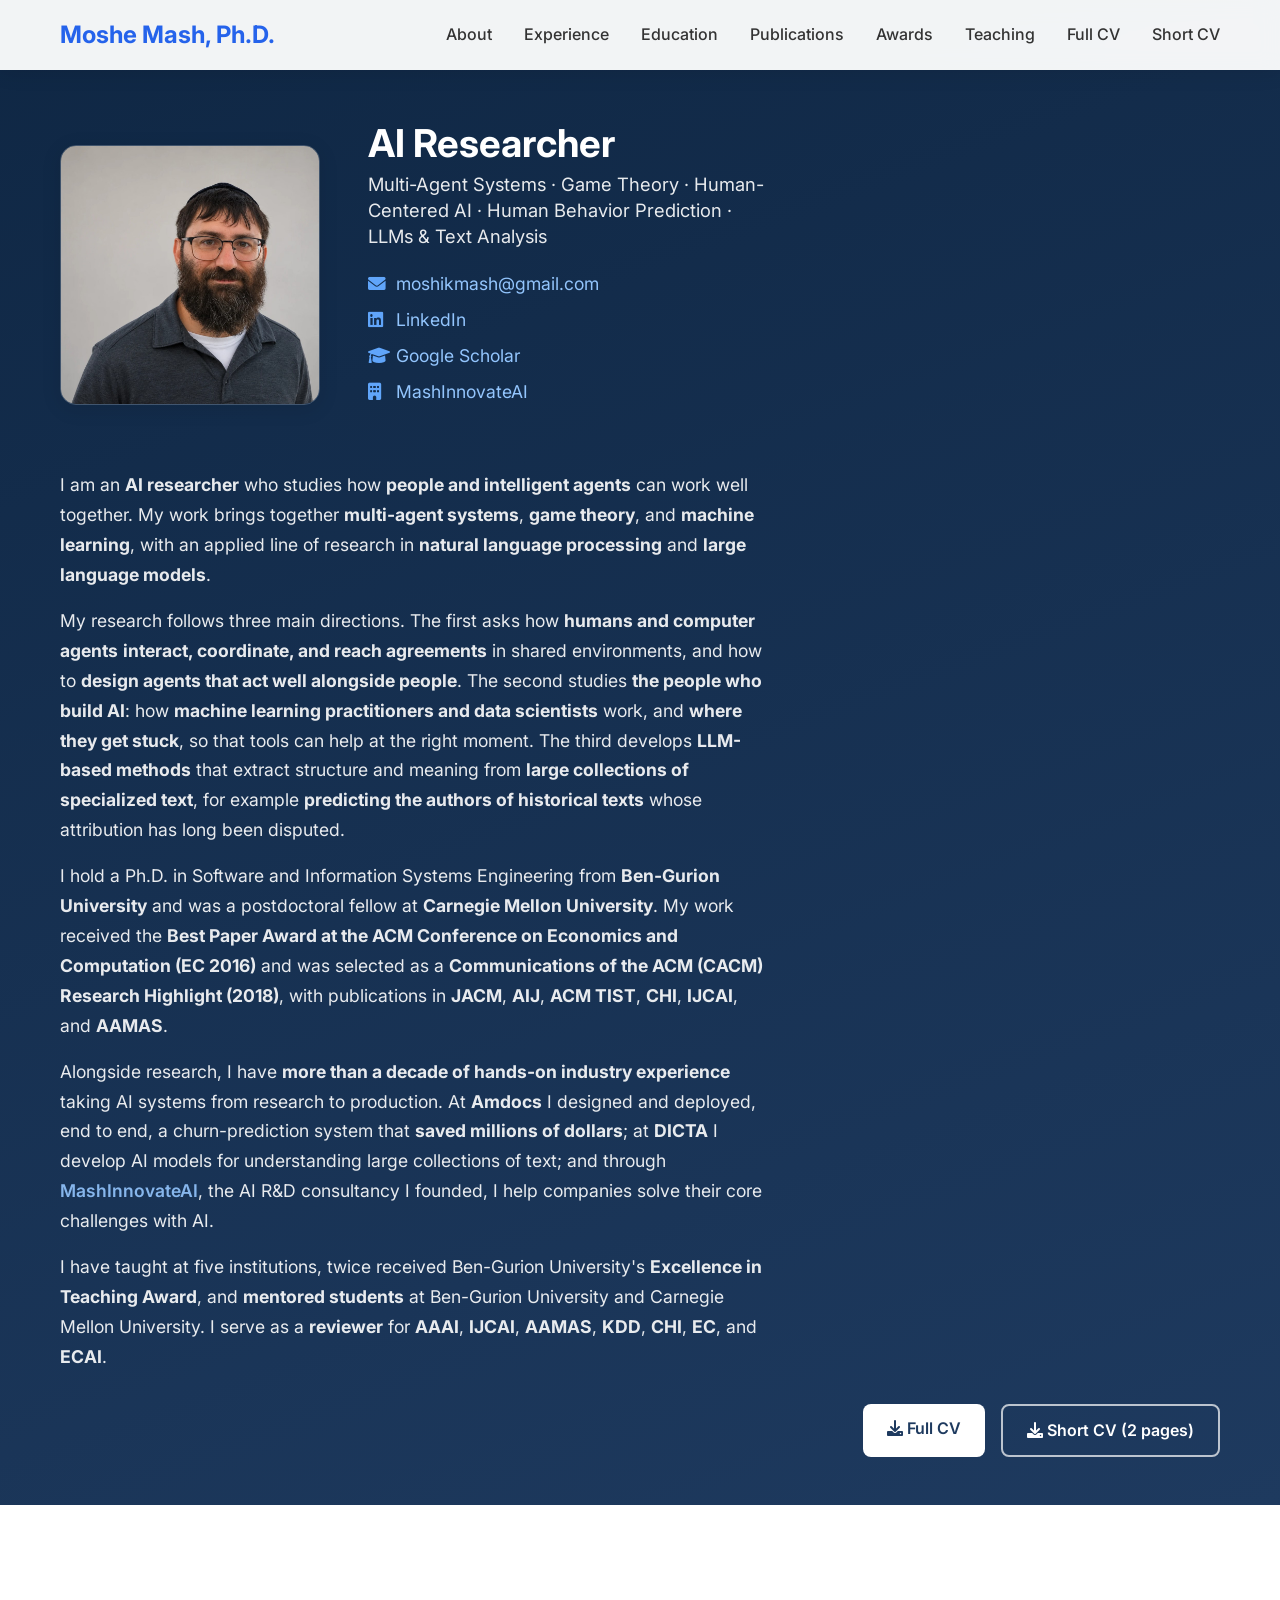
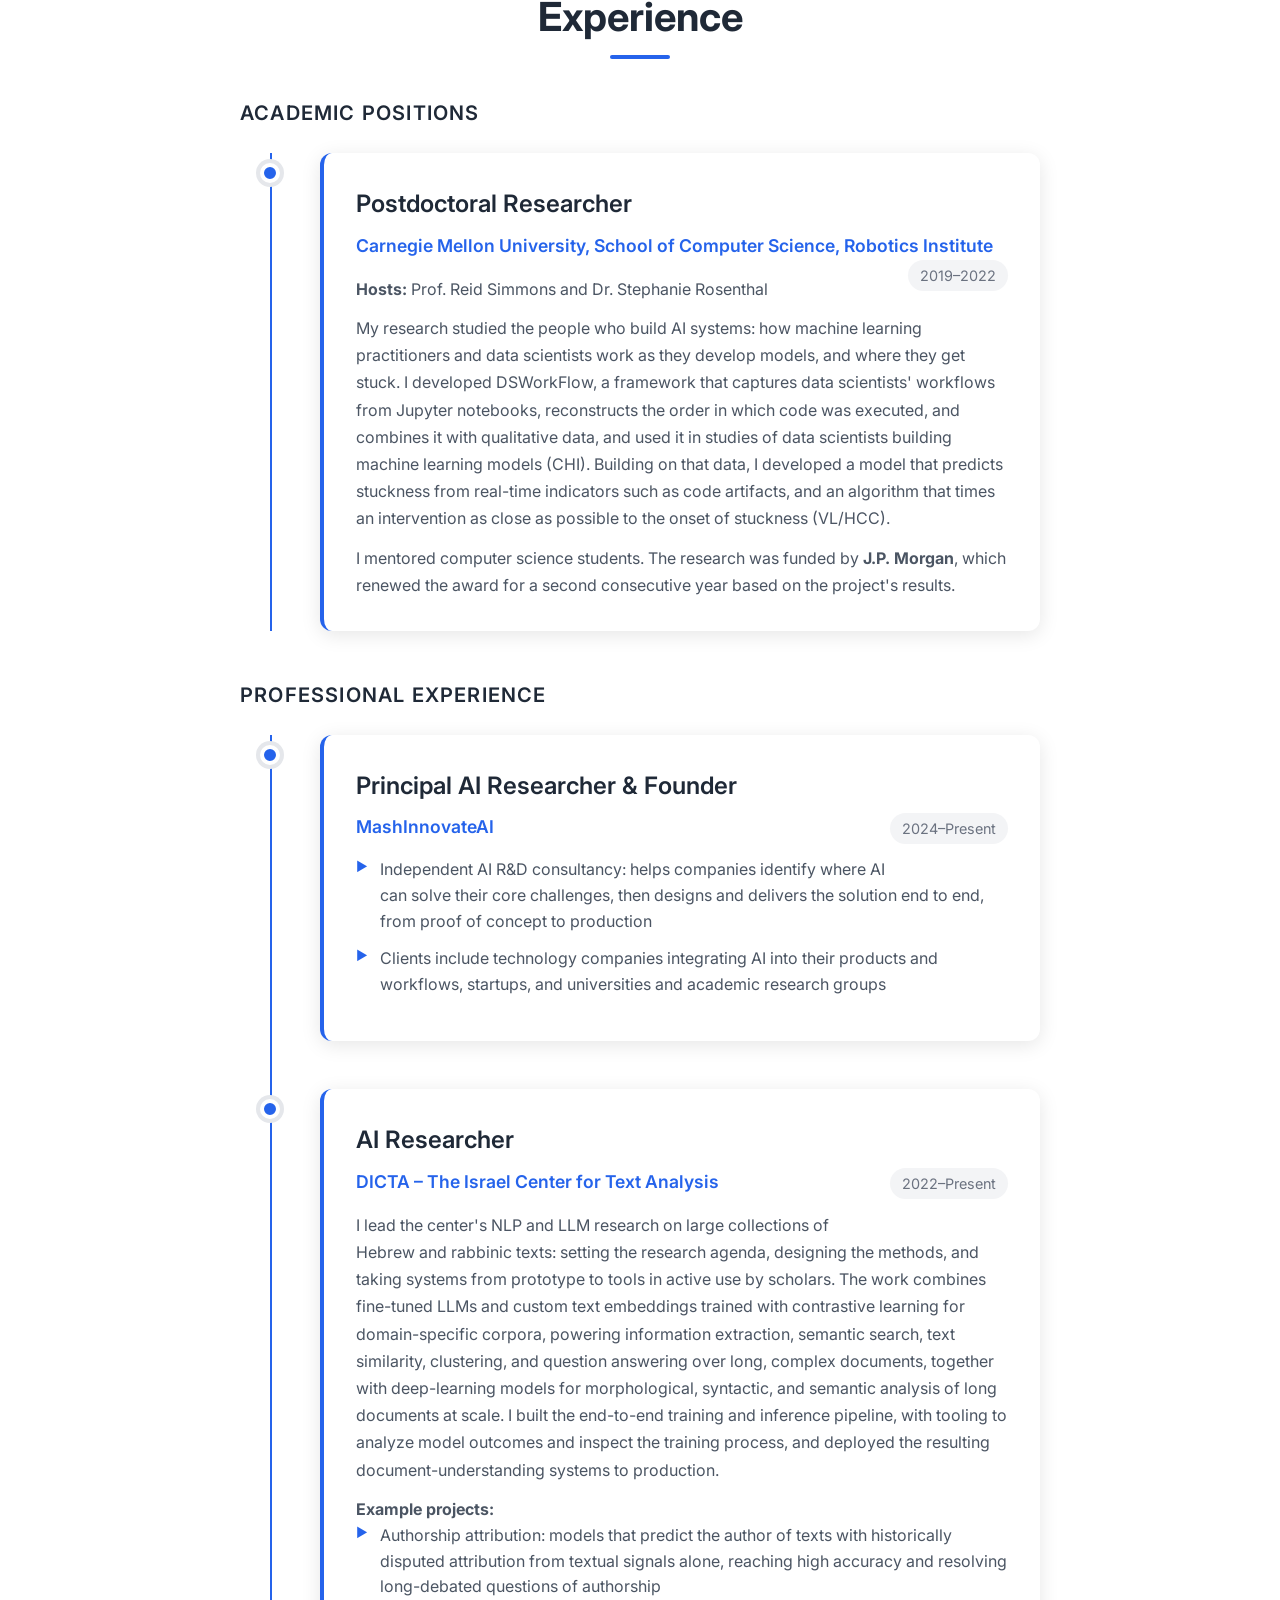
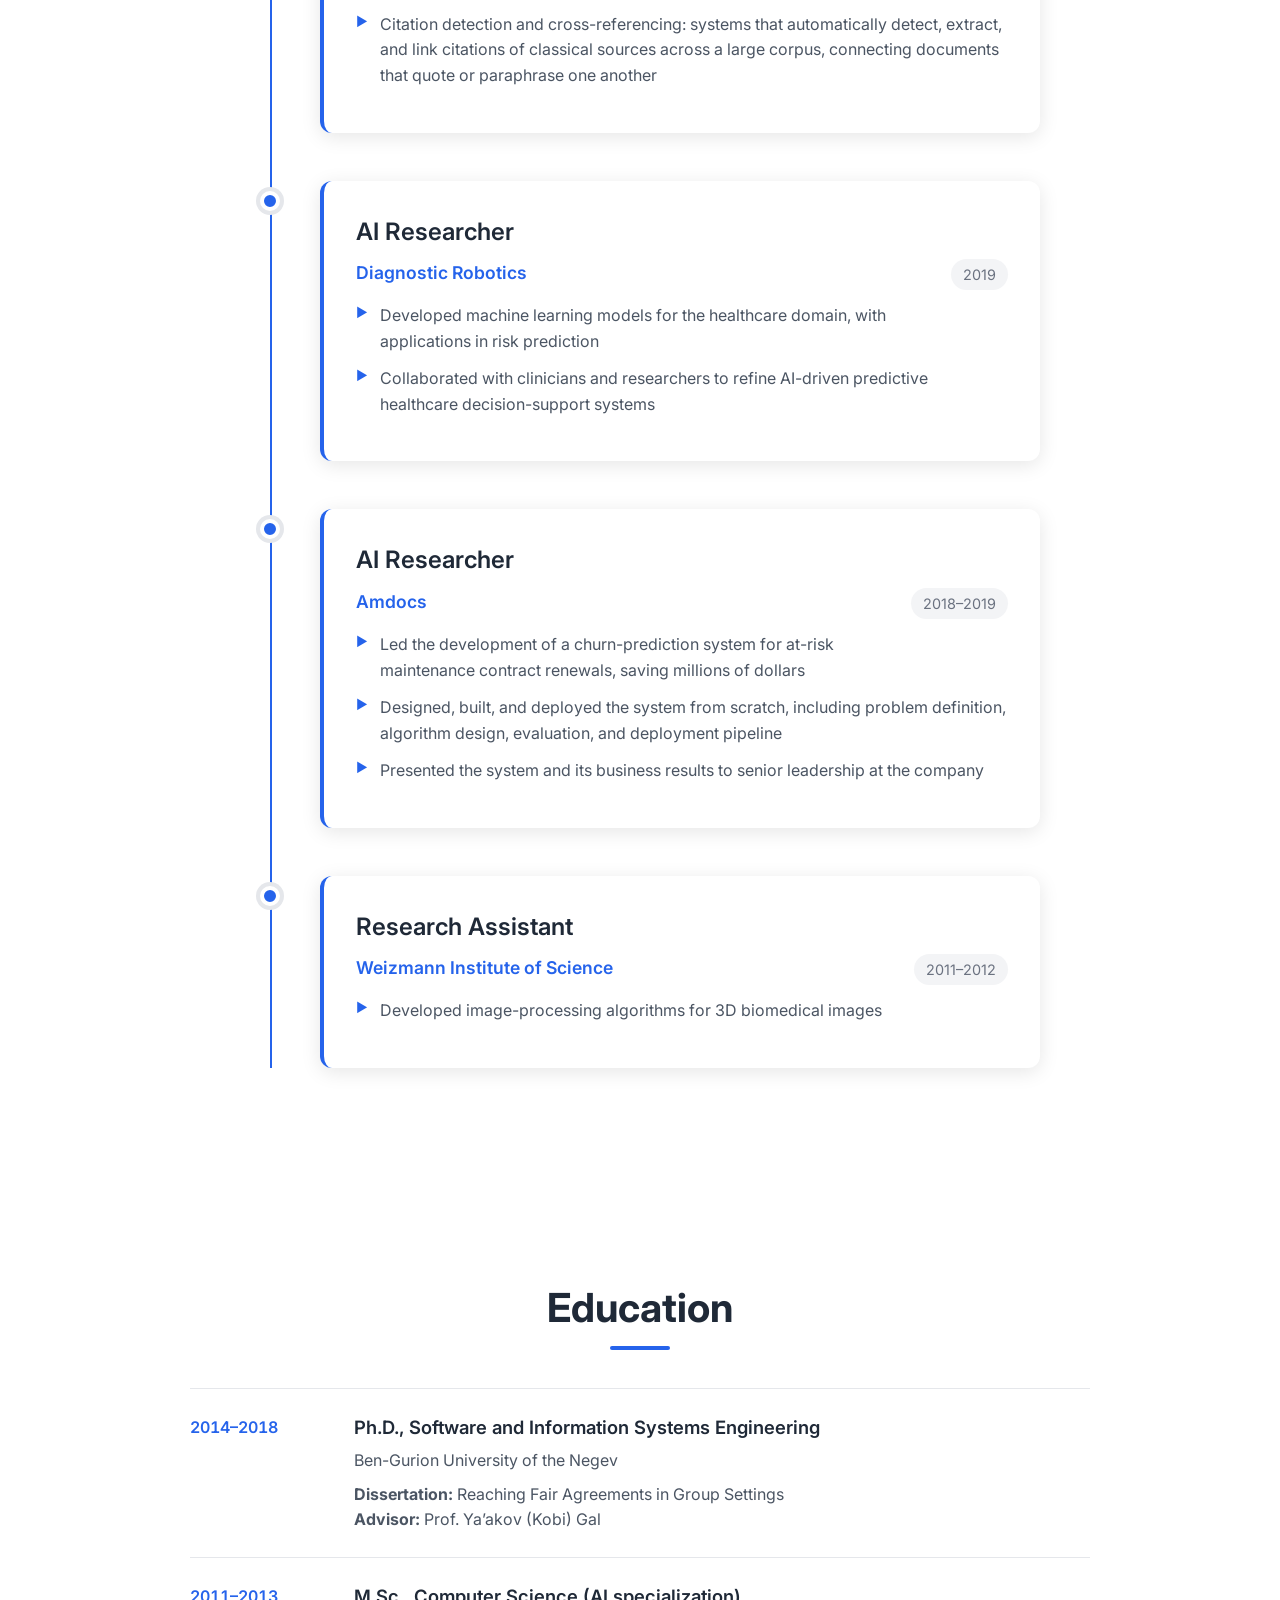
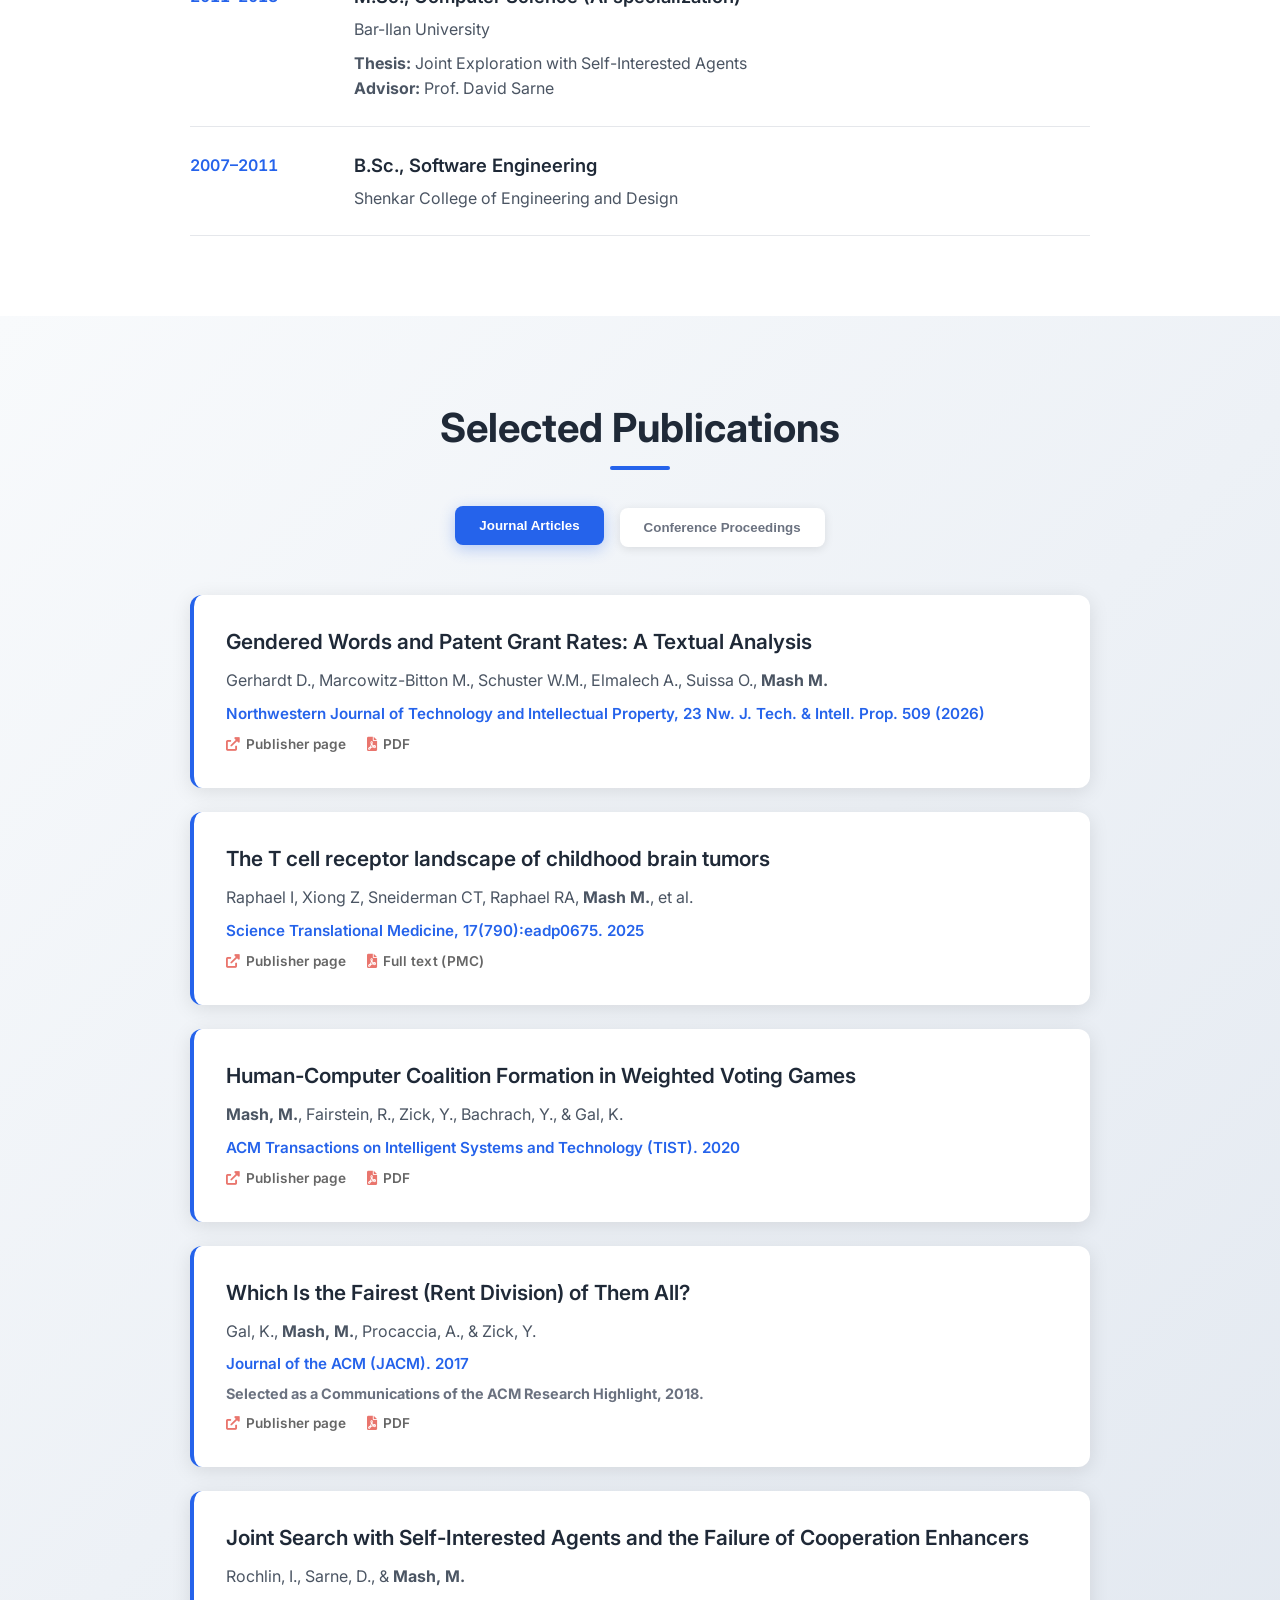
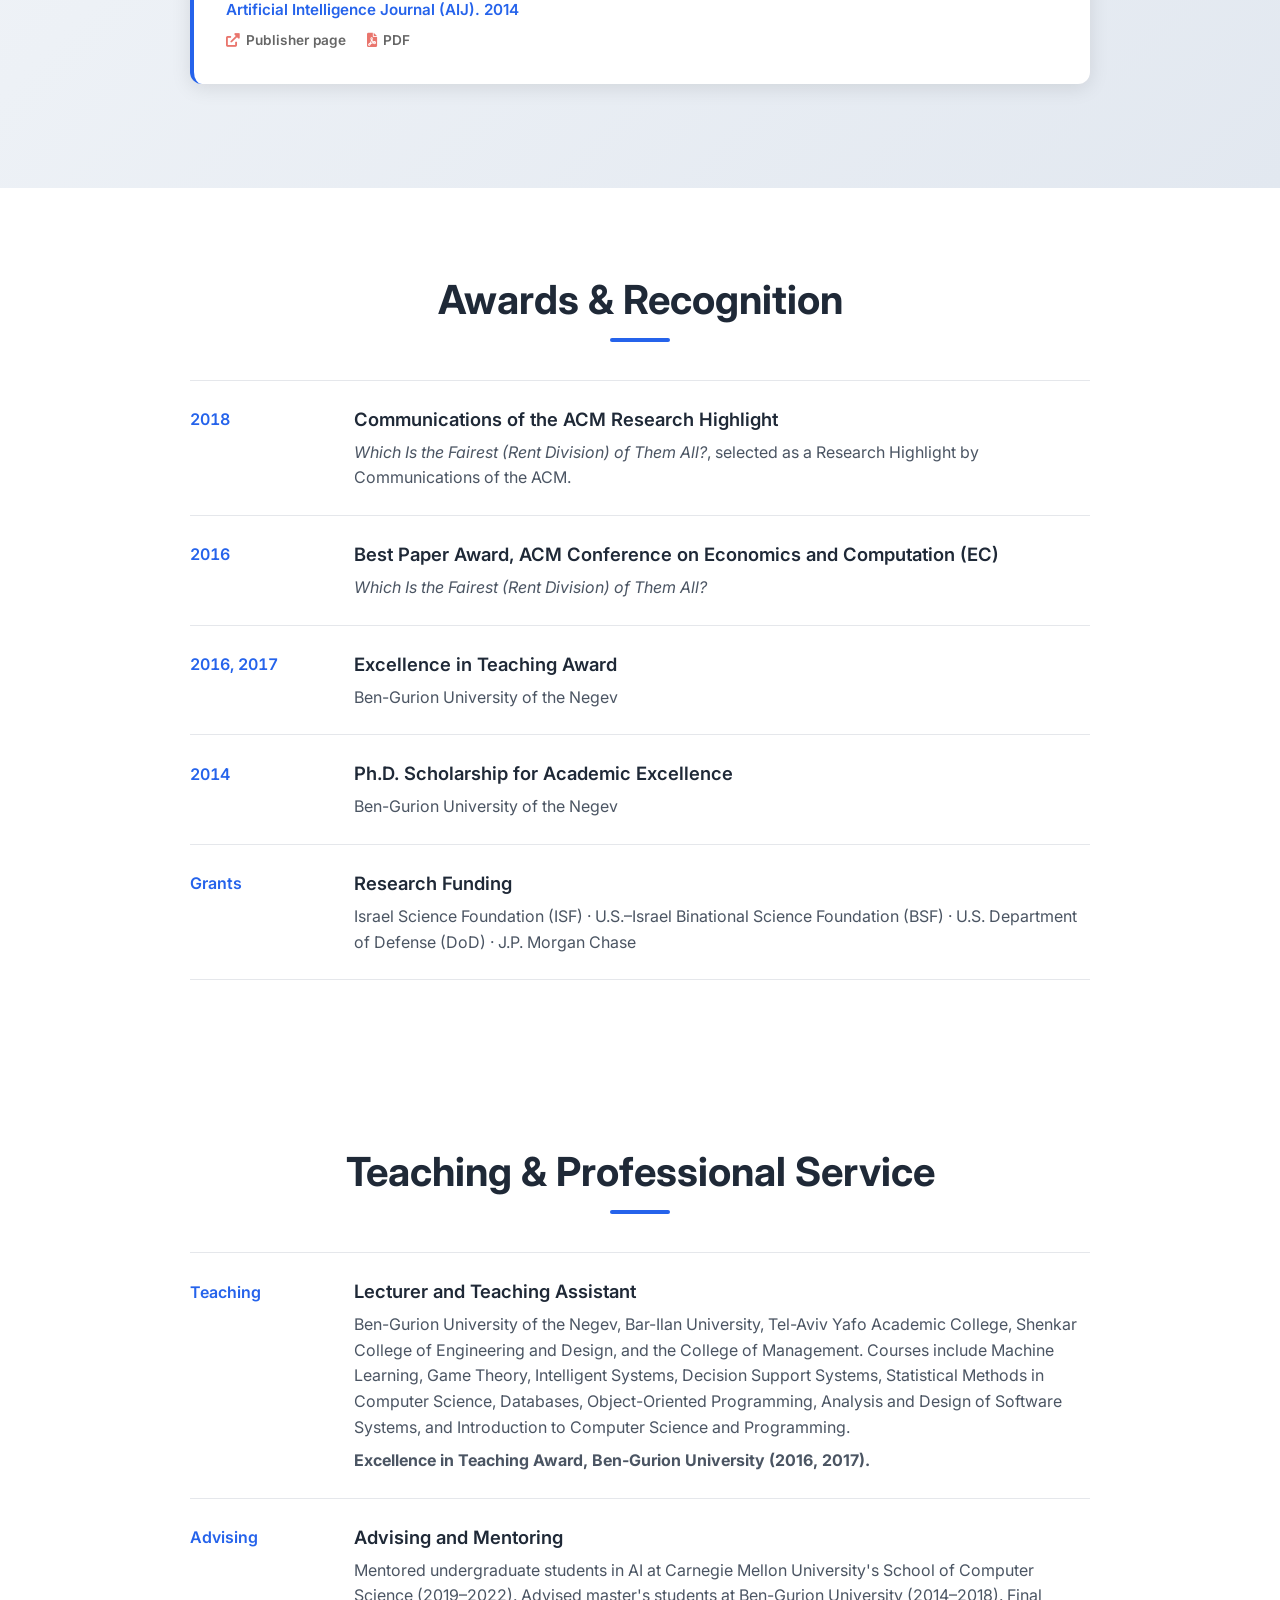
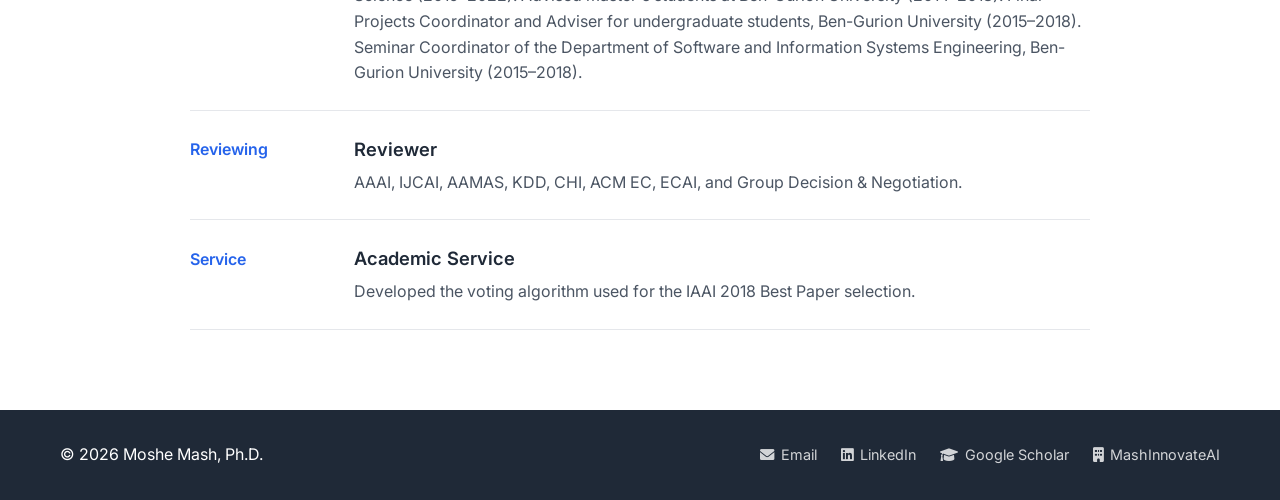
<file: full-version.html>
<!DOCTYPE html>
<html lang="en">
<head>
    <meta name="robots" content="noindex">
    <meta charset="UTF-8">
    <meta name="viewport" content="width=device-width, initial-scale=1.0">
    <title>Moshe Mash, Ph.D. (full version, archived) &mdash; AI Researcher &middot; Multi-Agent Systems, Game Theory, Human-Centered AI, Human Behavior Prediction, LLMs &amp; Text Analysis</title>
    <link rel="stylesheet" href="styles.css?v=20261108b">
    <link href="https://fonts.googleapis.com/css2?family=Inter:wght@300;400;500;600;700&display=swap" rel="stylesheet">
    <link rel="stylesheet" href="https://cdnjs.cloudflare.com/ajax/libs/font-awesome/6.0.0/css/all.min.css">
    <style>
        .pub-links { margin-top: 0.5rem; font-size: 0.85rem; display: flex; flex-wrap: wrap; gap: 1.25rem; }
        .pub-links a {
            display: inline-flex;
            align-items: center;
            gap: 0.35rem;
            color: inherit;
            opacity: 0.75;
            text-decoration: none;
            font-weight: 600;
            letter-spacing: 0.02em;
            transition: opacity 0.2s ease;
        }
        .pub-links a:hover { opacity: 1; text-decoration: underline; }
        .pub-links a i { color: #e2483d; }
    </style>
</head>
<body>
    <!-- Navigation -->
    <nav class="navbar">
        <div class="nav-container">
            <div class="nav-logo">
                <h2>Moshe Mash, Ph.D.</h2>
            </div>
            <ul class="nav-menu">
                <li class="nav-item">
                    <a href="#about" class="nav-link">About</a>
                </li>
                <li class="nav-item">
                    <a href="#experience" class="nav-link">Experience</a>
                </li>
                <li class="nav-item">
                    <a href="#education" class="nav-link">Education</a>
                </li>
                <li class="nav-item">
                    <a href="#publications" class="nav-link">Publications</a>
                </li>
                <li class="nav-item">
                    <a href="#awards" class="nav-link">Awards</a>
                </li>
                <li class="nav-item">
                    <a href="#teaching" class="nav-link">Teaching</a>
                </li>
                <li class="nav-item">
                    <a href="cv/Moshe_Mash_CV.pdf" download class="nav-link">Full CV</a>
                </li>
                <li class="nav-item">
                    <a href="cv/Moshe_Mash_CV_Short.pdf" download class="nav-link">Short CV</a>
                </li>
            </ul>
            <div class="hamburger">
                <span class="bar"></span>
                <span class="bar"></span>
                <span class="bar"></span>
            </div>
        </div>
    </nav>

    <!-- Hero Section -->
    <section id="about" class="hero">
        <div class="container">
            <div class="hero-content">
                <div class="hero-text">
                    <div class="hero-tagline">
                        <h1>AI Researcher</h1>
                        <p class="hero-areas">Multi-Agent Systems &middot; Game Theory &middot; Human-Centered AI &middot; Human Behavior Prediction &middot; LLMs &amp; Text Analysis</p>
                    </div>
                    <div class="hero-bio">
                        <p>
                            I am an <strong>AI researcher</strong> who studies how <strong>people and intelligent agents</strong> can work well together.
                            My work brings together <strong>multi-agent systems</strong>, <strong>game theory</strong>, and
                            <strong>machine learning</strong>, with an applied line of research in
                            <strong>natural language processing</strong> and <strong>large language models</strong>.
                        </p>
                        <p>
                            My research follows three main directions. The first asks how <strong>humans and computer agents</strong>
                            <strong>interact, coordinate, and reach agreements</strong> in shared environments, and how to
                            <strong>design agents that act well alongside people</strong>. The second studies <strong>the people who build AI</strong>: how
                            <strong>machine learning practitioners and data scientists</strong> work, and
                            <strong>where they get stuck</strong>, so that tools can help at the right moment. The third develops <strong>LLM-based methods</strong> that
                            extract structure and meaning from <strong>large collections of specialized text</strong>, for example
                            <strong>predicting the authors of historical texts</strong> whose attribution has long been disputed.
                        </p>
                        <p>
                            I hold a Ph.D. in Software and Information Systems Engineering from
                            <strong>Ben-Gurion University</strong> and was a postdoctoral fellow at
                            <strong>Carnegie Mellon University</strong>. My work received the
                            <strong>Best Paper Award at the ACM Conference on Economics and Computation (EC 2016)</strong>
                            and was selected as a <strong>Communications of the ACM (CACM) Research Highlight (2018)</strong>,
                            with publications in
                            <strong>JACM</strong>, <strong>AIJ</strong>, <strong>ACM TIST</strong>, <strong>CHI</strong>,
                            <strong>IJCAI</strong>, and <strong>AAMAS</strong>.
                        </p>
                        <p>
                            Alongside research, I have <strong>more than a decade of hands-on industry experience</strong> taking AI
                            systems from research to production. At <strong>Amdocs</strong> I designed and deployed, end
                            to end, a churn-prediction system that <strong>saved millions of dollars</strong>; at <strong>DICTA</strong> I
                            develop AI models for understanding large collections of text; and through
                            <a href="https://mashinnovateai.com/" target="_blank" class="company-link">MashInnovateAI</a>,
                            the AI R&amp;D consultancy I founded, I help companies solve their core challenges with AI.
                        </p>
                        <p>
                            I have taught at five institutions, twice received Ben-Gurion University's
                            <strong>Excellence in Teaching Award</strong>, and <strong>mentored students</strong> at
                            Ben-Gurion University and Carnegie Mellon University.
                            I serve as a <strong>reviewer</strong> for <strong>AAAI</strong>, <strong>IJCAI</strong>, <strong>AAMAS</strong>, <strong>KDD</strong>, <strong>CHI</strong>, <strong>EC</strong>, and <strong>ECAI</strong>.
                        </p>
                    </div>
                </div>
                <div class="hero-image">
                    <div class="profile-photo">
                        <img src="profile-photo.jpeg?v=9" alt="Moshe Mash, Ph.D." class="profile-img">
                    </div>
                    <div class="contact-info">
                        <div class="contact-item">
                            <i class="fas fa-envelope"></i>
                            <a href="mailto:moshikmash@gmail.com">moshikmash@gmail.com</a>
                        </div>
                        <div class="contact-item">
                            <i class="fab fa-linkedin"></i>
                            <a href="https://www.linkedin.com/in/moshemash" target="_blank" rel="noopener">LinkedIn</a>
                        </div>
                        <div class="contact-item">
                            <i class="fas fa-graduation-cap"></i>
                            <a href="https://scholar.google.com/citations?user=mcwLwPoAAAAJ&amp;hl=en" target="_blank" rel="noopener">Google Scholar</a>
                        </div>
                        <div class="contact-item">
                            <i class="fas fa-building"></i>
                            <a href="https://mashinnovateai.com/" target="_blank" rel="noopener">MashInnovateAI</a>
                        </div>
                    </div>
                    <div class="hero-buttons">
                        <a href="cv/Moshe_Mash_CV.pdf" download class="btn btn-primary"><i class="fas fa-download"></i> Full CV</a>
                        <a href="cv/Moshe_Mash_CV_Short.pdf" download class="btn btn-company"><i class="fas fa-download"></i> Short CV (2 pages)</a>
                    </div>
                </div>
            </div>
        </div>
    </section>

    <section id="experience" class="experience">
        <div class="container">
            <h2 class="section-title">Experience</h2>

            <h3 class="timeline-group-title">Academic Positions</h3>
            <div class="timeline">
                <div class="timeline-item">
                    <div class="timeline-marker"></div>
                    <div class="timeline-content">
                        <div class="timeline-header">
                            <h3>Postdoctoral Researcher</h3>
                            <span class="company">Carnegie Mellon University, School of Computer Science, Robotics Institute</span>
                            <span class="duration">2019&ndash;2022</span>
                        </div>
                        <div class="timeline-text">
                            <p><strong>Hosts:</strong> Prof. Reid Simmons and Dr. Stephanie Rosenthal</p>
                            <p>My research studied the people who build AI systems: how machine learning practitioners and data scientists work as they develop models, and where they get stuck. I developed DSWorkFlow, a framework that captures data scientists' workflows from Jupyter notebooks, reconstructs the order in which code was executed, and combines it with qualitative data, and used it in studies of data scientists building machine learning models (CHI). Building on that data, I developed a model that predicts stuckness from real-time indicators such as code artifacts, and an algorithm that times an intervention as close as possible to the onset of stuckness (VL/HCC).</p>
                            <p>I mentored computer science students. The research was funded by <strong>J.P. Morgan</strong>, which renewed the award for a second consecutive year based on the project's results.</p>
                        </div>
                    </div>
                </div>
            </div>

            <h3 class="timeline-group-title">Professional Experience</h3>
            <div class="timeline">
                <div class="timeline-item">
                    <div class="timeline-marker"></div>
                    <div class="timeline-content">
                        <div class="timeline-header">
                            <h3>Principal AI Researcher &amp; Founder</h3>
                            <span class="company">MashInnovateAI</span>
                            <span class="duration">2024&ndash;Present</span>
                        </div>
                        <ul class="timeline-description">
                            <li>Independent AI R&amp;D consultancy: helps companies identify where AI can solve their core challenges, then designs and delivers the solution end to end, from proof of concept to production</li>
                            <li>Clients include technology companies integrating AI into their products and workflows, startups, and universities and academic research groups</li>
                        </ul>
                    </div>
                </div>

                <div class="timeline-item">
                    <div class="timeline-marker"></div>
                    <div class="timeline-content">
                        <div class="timeline-header">
                            <h3>AI Researcher</h3>
                            <span class="company">DICTA &ndash; The Israel Center for Text Analysis</span>
                            <span class="duration">2022&ndash;Present</span>
                        </div>
                        <div class="timeline-text">
                            <p>I lead the center's NLP and LLM research on large collections of Hebrew and rabbinic texts: setting the research agenda, designing the methods, and taking systems from prototype to tools in active use by scholars. The work combines fine-tuned LLMs and custom text embeddings trained with contrastive learning for domain-specific corpora, powering information extraction, semantic search, text similarity, clustering, and question answering over long, complex documents, together with deep-learning models for morphological, syntactic, and semantic analysis of long documents at scale. I built the end-to-end training and inference pipeline, with tooling to analyze model outcomes and inspect the training process, and deployed the resulting document-understanding systems to production.</p>
                            <p><strong>Example projects:</strong></p>
                        </div>
                        <ul class="timeline-description">
                            <li>Authorship attribution: models that predict the author of texts with historically disputed attribution from textual signals alone, reaching high accuracy and resolving long-debated questions of authorship</li>
                            <li>Citation detection and cross-referencing: systems that automatically detect, extract, and link citations of classical sources across a large corpus, connecting documents that quote or paraphrase one another</li>
                        </ul>
                    </div>
                </div>

                <div class="timeline-item">
                    <div class="timeline-marker"></div>
                    <div class="timeline-content">
                        <div class="timeline-header">
                            <h3>AI Researcher</h3>
                            <span class="company">Diagnostic Robotics</span>
                            <span class="duration">2019</span>
                        </div>
                        <ul class="timeline-description">
                            <li>Developed machine learning models for the healthcare domain, with applications in risk prediction</li>
                            <li>Collaborated with clinicians and researchers to refine AI-driven predictive healthcare decision-support systems</li>
                        </ul>
                    </div>
                </div>

                <div class="timeline-item">
                    <div class="timeline-marker"></div>
                    <div class="timeline-content">
                        <div class="timeline-header">
                            <h3>AI Researcher</h3>
                            <span class="company">Amdocs</span>
                            <span class="duration">2018&ndash;2019</span>
                        </div>
                        <ul class="timeline-description">
                            <li>Led the development of a churn-prediction system for at-risk maintenance contract renewals, saving millions of dollars</li>
                            <li>Designed, built, and deployed the system from scratch, including problem definition, algorithm design, evaluation, and deployment pipeline</li>
                            <li>Presented the system and its business results to senior leadership at the company</li>
                        </ul>
                    </div>
                </div>

                <div class="timeline-item">
                    <div class="timeline-marker"></div>
                    <div class="timeline-content">
                        <div class="timeline-header">
                            <h3>Research Assistant</h3>
                            <span class="company">Weizmann Institute of Science</span>
                            <span class="duration">2011&ndash;2012</span>
                        </div>
                        <ul class="timeline-description">
                            <li>Developed image-processing algorithms for 3D biomedical images</li>
                        </ul>
                    </div>
                </div>
            </div>
        </div>
    </section>

    <section id="education" class="education-section">
        <div class="container">
            <h2 class="section-title">Education</h2>
            <div class="awards-list education-list">
                <div class="award-entry">
                    <div class="award-year">2014&ndash;2018</div>
                    <div class="award-body">
                        <h3>Ph.D., Software and Information Systems Engineering</h3>
                        <p>Ben-Gurion University of the Negev</p>
                        <p><strong>Dissertation:</strong> Reaching Fair Agreements in Group Settings<br>
                        <strong>Advisor:</strong> Prof. Ya&rsquo;akov (Kobi) Gal</p>
                    </div>
                </div>
                <div class="award-entry">
                    <div class="award-year">2011&ndash;2013</div>
                    <div class="award-body">
                        <h3>M.Sc., Computer Science (AI specialization)</h3>
                        <p>Bar-Ilan University</p>
                        <p><strong>Thesis:</strong> Joint Exploration with Self-Interested Agents<br>
                        <strong>Advisor:</strong> Prof. David Sarne</p>
                    </div>
                </div>
                <div class="award-entry">
                    <div class="award-year">2007&ndash;2011</div>
                    <div class="award-body">
                        <h3>B.Sc., Software Engineering</h3>
                        <p>Shenkar College of Engineering and Design</p>
                    </div>
                </div>
            </div>
        </div>
    </section>

    <section id="publications" class="publications">
        <div class="container">
            <h2 class="section-title">Selected Publications</h2>
            
            <div class="publication-tabs">
                <button class="tab-btn active" data-tab="journals">Journal Articles</button>
                <button class="tab-btn" data-tab="conferences">Conference Proceedings</button>
            </div>

            <div class="publication-content">
                <div class="tab-content active" id="journals">
                    <div class="publication-list">
                        <div class="publication-item">
                            <h4>Gendered Words and Patent Grant Rates: A Textual Analysis</h4>
                            <p class="authors">Gerhardt D., Marcowitz-Bitton M., Schuster W.M., Elmalech A., Suissa O., <strong>Mash M.</strong></p>
                            <p class="journal">Northwestern Journal of Technology and Intellectual Property, 23 Nw. J. Tech. &amp; Intell. Prop. 509 (2026)</p>
                            <p class="pub-links"><a href="https://scholarlycommons.law.northwestern.edu/njtip/vol23/iss3/2/" target="_blank" rel="noopener"><i class="fas fa-external-link-alt"></i> Publisher page</a><a href="papers/Gendered%20Words%20and%20Patent%20Grant%20Rates_%20A%20Textual%20Analysis.pdf" target="_blank" rel="noopener"><i class="fas fa-file-pdf"></i> PDF</a></p>
                        </div>
                        <div class="publication-item">
                            <h4>The T cell receptor landscape of childhood brain tumors</h4>
                            <p class="authors">Raphael I, Xiong Z, Sneiderman CT, Raphael RA, <strong>Mash M.</strong>, et al.</p>
                            <p class="journal">Science Translational Medicine, 17(790):eadp0675. 2025</p>
                            <p class="pub-links"><a href="https://www.science.org/doi/10.1126/scitranslmed.adp0675" target="_blank" rel="noopener"><i class="fas fa-external-link-alt"></i> Publisher page</a><a href="https://pmc.ncbi.nlm.nih.gov/articles/pmid/40106578/" target="_blank" rel="noopener"><i class="fas fa-file-pdf"></i> Full text (PMC)</a></p>
                        </div>
                        <div class="publication-item">
                            <h4>Human-Computer Coalition Formation in Weighted Voting Games</h4>
                            <p class="authors"><strong>Mash, M.</strong>, Fairstein, R., Zick, Y., Bachrach, Y., & Gal, K.</p>
                            <p class="journal">ACM Transactions on Intelligent Systems and Technology (TIST). 2020</p>
                            <p class="pub-links"><a href="https://dl.acm.org/doi/10.1145/3408294" target="_blank" rel="noopener"><i class="fas fa-external-link-alt"></i> Publisher page</a><a href="papers/ACM_TIST20.pdf" target="_blank" rel="noopener"><i class="fas fa-file-pdf"></i> PDF</a></p>
                        </div>
                        <div class="publication-item">
                            <h4>Which Is the Fairest (Rent Division) of Them All?</h4>
                            <p class="authors">Gal, K., <strong>Mash, M.</strong>, Procaccia, A., & Zick, Y.</p>
                            <p class="journal">Journal of the ACM (JACM). 2017</p>
                            <p class="pub-note"><strong>Selected as a Communications of the ACM Research Highlight, 2018.</strong></p>
                            <p class="pub-links"><a href="https://dl.acm.org/doi/10.1145/3131361" target="_blank" rel="noopener"><i class="fas fa-external-link-alt"></i> Publisher page</a><a href="papers/JACM16.pdf" target="_blank" rel="noopener"><i class="fas fa-file-pdf"></i> PDF</a></p>
                        </div>
                        <div class="publication-item">
                            <h4>Joint Search with Self-Interested Agents and the Failure of Cooperation Enhancers</h4>
                            <p class="authors">Rochlin, I., Sarne, D., & <strong>Mash, M.</strong></p>
                            <p class="journal">Artificial Intelligence Journal (AIJ). 2014</p>
                            <p class="pub-links"><a href="https://www.sciencedirect.com/science/article/pii/S0004370214000575" target="_blank" rel="noopener"><i class="fas fa-external-link-alt"></i> Publisher page</a><a href="papers/AIJ14.pdf" target="_blank" rel="noopener"><i class="fas fa-file-pdf"></i> PDF</a></p>
                        </div>
                    </div>
                </div>

                <div class="tab-content" id="conferences">
                    <div class="publication-list">
                        <div class="publication-item">
                            <h4>Predicting Data Scientist Stuckness During the Development of Machine Learning Classifiers</h4>
                            <p class="authors"><strong>Mash, M.</strong>, Oryol, S., Rosenthal, S., & Simmons, R.</p>
                            <p class="journal">VL/HCC. 2022</p>
                            <p class="pub-links"><a href="https://doi.org/10.1109/VL/HCC53370.2022.9833124" target="_blank" rel="noopener"><i class="fas fa-external-link-alt"></i> Publisher page</a><a href="papers/Predicting%20Data%20Scientist%20Stuckness%20During%20the%20Development%20of%20Machine%20Learning%20Classifiers.pdf" target="_blank" rel="noopener"><i class="fas fa-file-pdf"></i> PDF</a></p>
                        </div>
                        <div class="publication-item">
                            <h4>DSWorkFlow: A Framework for Capturing Data Scientists' Workflows</h4>
                            <p class="authors"><strong>Mash, M.</strong>, Rosenthal, S., & Simmons, R.</p>
                            <p class="journal">CHI. 2021</p>
                            <p class="pub-links"><a href="https://doi.org/10.1145/3411763.3451683" target="_blank" rel="noopener"><i class="fas fa-external-link-alt"></i> Publisher page</a><a href="papers/DSWorkFlow.pdf" target="_blank" rel="noopener"><i class="fas fa-file-pdf"></i> PDF</a></p>
                        </div>
                        <div class="publication-item">
                            <h4>How to Form Winning Coalitions in Mixed Human-Computer Settings</h4>
                            <p class="authors"><strong>Mash, M.</strong>, Zick, Y., Bachrach, Y., & Gal, K.</p>
                            <p class="journal">IJCAI. 2017</p>
                            <p class="pub-links"><a href="https://www.ijcai.org/proceedings/2017/66" target="_blank" rel="noopener"><i class="fas fa-external-link-alt"></i> Publisher page</a><a href="papers/IJCAI17.pdf" target="_blank" rel="noopener"><i class="fas fa-file-pdf"></i> PDF</a></p>
                        </div>
                        <div class="publication-item">
                            <h4>Which Is the Fairest (Rent Division) of Them All? <span class="best-paper">Best Paper Award</span></h4>
                            <p class="authors">Gal, K., <strong>Mash, M.</strong>, Procaccia, A., & Zick, Y.</p>
                            <p class="journal">EC. 2016</p>
                            <p class="pub-links"><a href="https://dl.acm.org/doi/10.1145/2940716.2940724" target="_blank" rel="noopener"><i class="fas fa-external-link-alt"></i> Publisher page</a><a href="papers/EC16.pdf" target="_blank" rel="noopener"><i class="fas fa-file-pdf"></i> PDF</a></p>
                        </div>
                        <div class="publication-item">
                            <h4>Peer-Designed Agents for Reliably Evaluating the Distribution of Outcomes in Environments Involving People</h4>
                            <p class="authors"><strong>Mash, M.</strong>, Lin, R., & Sarne, D.</p>
                            <p class="journal">AAMAS. 2014</p>
                            <p class="pub-links"><a href="https://dl.acm.org/doi/10.5555/2615731.2617507" target="_blank" rel="noopener"><i class="fas fa-external-link-alt"></i> Publisher page</a><a href="papers/AAMAS14.pdf" target="_blank" rel="noopener"><i class="fas fa-file-pdf"></i> PDF</a></p>
                        </div>
                        <div class="publication-item">
                            <h4>Join Me with the Weakest Partner, Please</h4>
                            <p class="authors"><strong>Mash, M.</strong>, Rochlin, I., & Sarne, D.</p>
                            <p class="journal">WI-IAT. 2012</p>
                            <p class="pub-links"><a href="https://doi.org/10.1109/WI-IAT.2012.155" target="_blank" rel="noopener"><i class="fas fa-external-link-alt"></i> Publisher page</a><a href="papers/IAT12.pdf" target="_blank" rel="noopener"><i class="fas fa-file-pdf"></i> PDF</a></p>
                        </div>
                    </div>
                </div>
            </div>
        </div>
    </section>

    <section id="awards" class="awards">
        <div class="container">
            <h2 class="section-title">Awards & Recognition</h2>
            <div class="awards-list">
                <div class="award-entry">
                    <div class="award-year">2018</div>
                    <div class="award-body">
                        <h3>Communications of the ACM Research Highlight</h3>
                        <p><em>Which Is the Fairest (Rent Division) of Them All?</em>, selected as a Research Highlight
                        by Communications of the ACM.</p>
                    </div>
                </div>
                <div class="award-entry">
                    <div class="award-year">2016</div>
                    <div class="award-body">
                        <h3>Best Paper Award, ACM Conference on Economics and Computation (EC)</h3>
                        <p><em>Which Is the Fairest (Rent Division) of Them All?</em></p>
                    </div>
                </div>
                <div class="award-entry">
                    <div class="award-year">2016, 2017</div>
                    <div class="award-body">
                        <h3>Excellence in Teaching Award</h3>
                        <p>Ben-Gurion University of the Negev</p>
                    </div>
                </div>
                <div class="award-entry">
                    <div class="award-year">2014</div>
                    <div class="award-body">
                        <h3>Ph.D. Scholarship for Academic Excellence</h3>
                        <p>Ben-Gurion University of the Negev</p>
                    </div>
                </div>
                <div class="award-entry">
                    <div class="award-year">Grants</div>
                    <div class="award-body">
                        <h3>Research Funding</h3>
                        <p>Israel Science Foundation (ISF) &middot; U.S.&ndash;Israel Binational Science Foundation (BSF) &middot;
                        U.S. Department of Defense (DoD) &middot; J.P. Morgan Chase</p>
                    </div>
                </div>
            </div>
        </div>
    </section>

    <section id="teaching" class="teaching-section">
        <div class="container">
            <h2 class="section-title">Teaching &amp; Professional Service</h2>
            <div class="awards-list service-list">
                <div class="award-entry">
                    <div class="award-year">Teaching</div>
                    <div class="award-body">
                        <h3>Lecturer and Teaching Assistant</h3>
                        <p>Ben-Gurion University of the Negev, Bar-Ilan University, Tel-Aviv Yafo Academic College,
                        Shenkar College of Engineering and Design, and the College of Management.
                        Courses include Machine Learning, Game Theory, Intelligent Systems, Decision Support Systems,
                        Statistical Methods in Computer Science, Databases, Object-Oriented Programming, Analysis and
                        Design of Software Systems, and Introduction to Computer Science and Programming.</p>
                        <p><strong>Excellence in Teaching Award, Ben-Gurion University (2016, 2017).</strong></p>
                    </div>
                </div>
                <div class="award-entry">
                    <div class="award-year">Advising</div>
                    <div class="award-body">
                        <h3>Advising and Mentoring</h3>
                        <p>Mentored undergraduate students in AI at Carnegie Mellon University's School of Computer
                        Science (2019&ndash;2022). Advised master's students at Ben-Gurion University (2014&ndash;2018).
                        Final Projects Coordinator and Adviser for undergraduate students, Ben-Gurion University
                        (2015&ndash;2018). Seminar Coordinator
                        of the Department of Software and Information Systems Engineering, Ben-Gurion University
                        (2015&ndash;2018).</p>
                    </div>
                </div>
                <div class="award-entry">
                    <div class="award-year">Reviewing</div>
                    <div class="award-body">
                        <h3>Reviewer</h3>
                        <p>AAAI, IJCAI, AAMAS, KDD, CHI, ACM EC, ECAI, and Group Decision &amp; Negotiation.</p>
                    </div>
                </div>
                <div class="award-entry">
                    <div class="award-year">Service</div>
                    <div class="award-body">
                        <h3>Academic Service</h3>
                        <p>Developed the voting algorithm used for the IAAI 2018 Best Paper selection.</p>
                    </div>
                </div>
            </div>
        </div>
    </section>

    <footer class="footer">
        <div class="container">
            <div class="footer-content">
                <p>&copy; 2026 Moshe Mash, Ph.D.</p>
                <div class="footer-links">
                    <a href="mailto:moshikmash@gmail.com"><i class="fas fa-envelope"></i> Email</a>
                    <a href="https://www.linkedin.com/in/moshemash" target="_blank" rel="noopener"><i class="fab fa-linkedin"></i> LinkedIn</a>
                    <a href="https://scholar.google.com/citations?user=mcwLwPoAAAAJ&amp;hl=en" target="_blank" rel="noopener"><i class="fas fa-graduation-cap"></i> Google Scholar</a>
                    <a href="https://mashinnovateai.com/" target="_blank" rel="noopener"><i class="fas fa-building"></i> MashInnovateAI</a>
                </div>
            </div>
        </div>
    </footer>
    <!-- CV Section -->
    <script src="script.js?v=20261005b"></script>
</body>
</html>
</file>
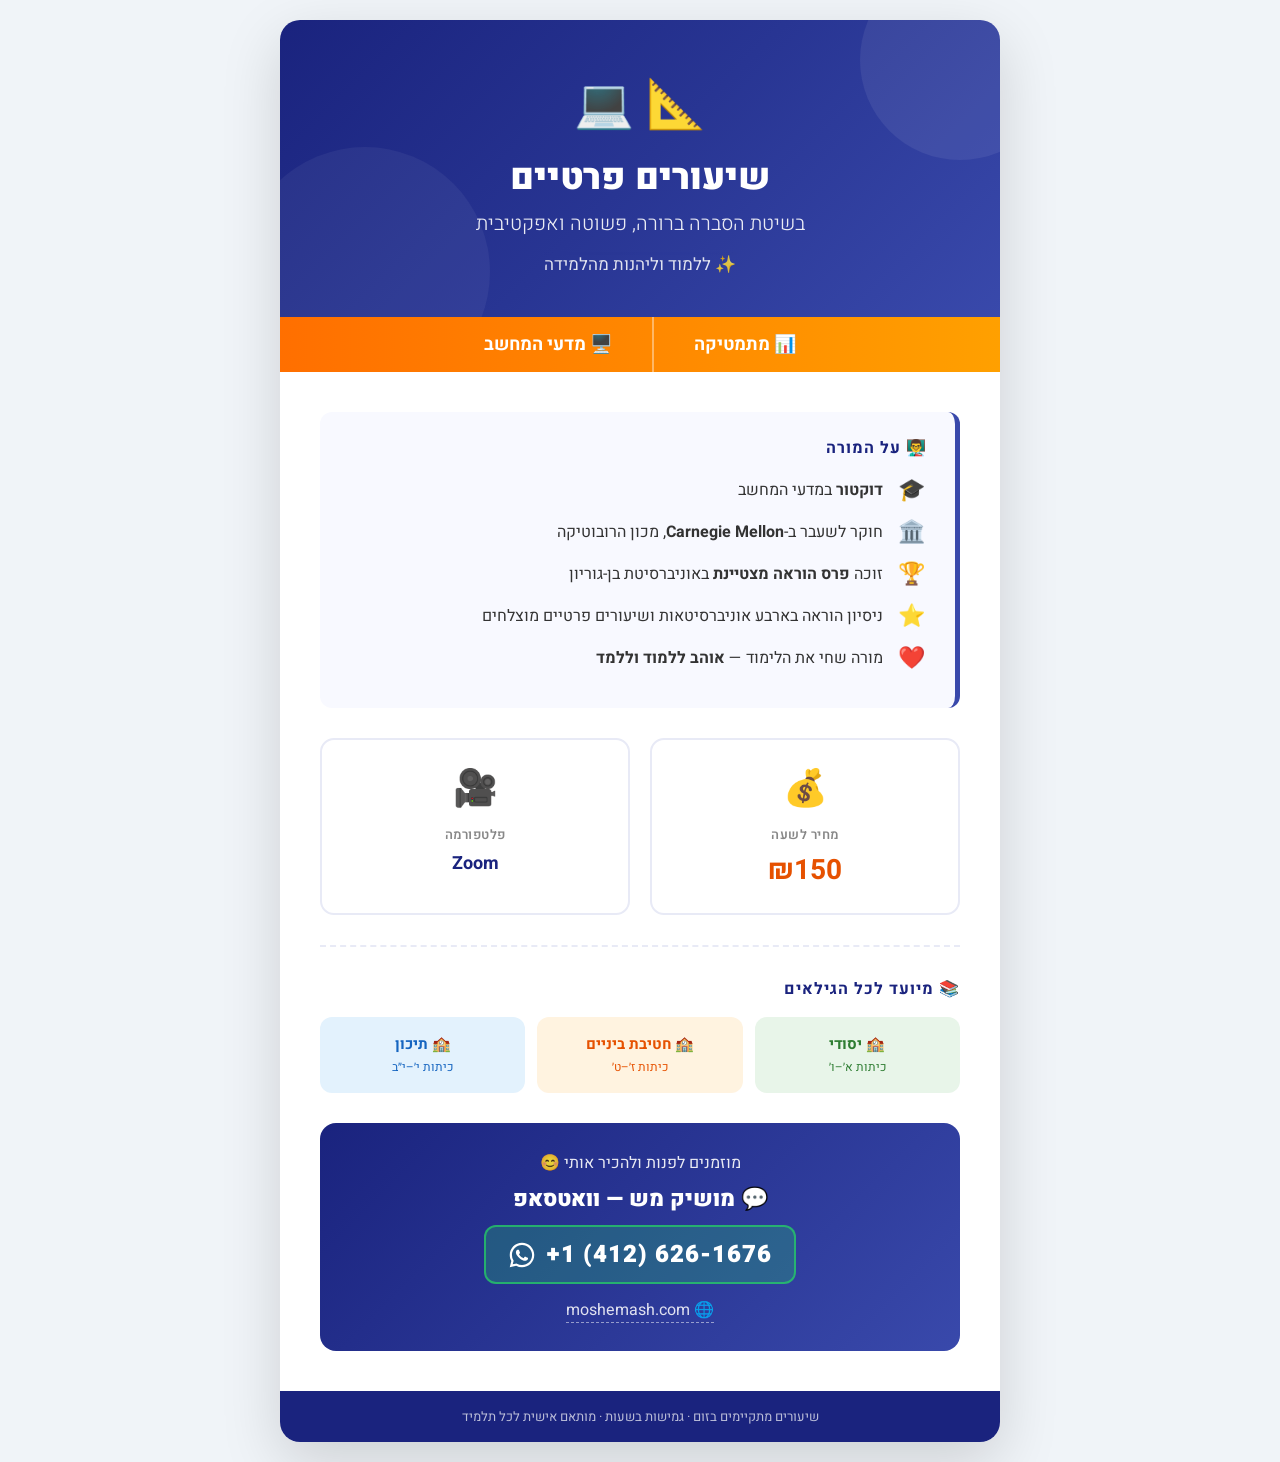
<file: private_lessons.html>
<!DOCTYPE html>
<html lang="he" dir="rtl">
<head>
  <meta charset="UTF-8">
  <meta name="viewport" content="width=device-width, initial-scale=1.0">
  <title>שיעורים פרטיים במתמטיקה ומדעי המחשב</title>
  <link href="https://fonts.googleapis.com/css2?family=Heebo:wght@300;400;600;700;900&display=swap" rel="stylesheet">
  <style>
    * { margin: 0; padding: 0; box-sizing: border-box; }

    body {
      font-family: 'Heebo', Arial, sans-serif;
      background: #f0f4f8;
      display: flex;
      justify-content: center;
      align-items: center;
      min-height: 100vh;
      padding: 20px;
    }

    .flyer {
      width: 720px;
      background: #ffffff;
      border-radius: 20px;
      overflow: hidden;
      box-shadow: 0 20px 60px rgba(0,0,0,0.15);
    }

    /* Header */
    .header {
      background: linear-gradient(135deg, #1a237e 0%, #283593 50%, #3949ab 100%);
      color: white;
      padding: 50px 40px 40px;
      text-align: center;
      position: relative;
      overflow: hidden;
    }

    .header::before {
      content: '';
      position: absolute;
      top: -60px; right: -60px;
      width: 200px; height: 200px;
      background: rgba(255,255,255,0.07);
      border-radius: 50%;
    }

    .header::after {
      content: '';
      position: absolute;
      bottom: -80px; left: -40px;
      width: 250px; height: 250px;
      background: rgba(255,255,255,0.05);
      border-radius: 50%;
    }

    .header-icons {
      font-size: 48px;
      margin-bottom: 16px;
      position: relative;
      z-index: 1;
    }

    .header h1 {
      font-size: 36px;
      font-weight: 900;
      line-height: 1.2;
      margin-bottom: 10px;
      position: relative;
      z-index: 1;
    }

    .header h2 {
      font-size: 20px;
      font-weight: 300;
      opacity: 0.9;
      position: relative;
      z-index: 1;
    }

    /* Subjects banner */
    .subjects-banner {
      background: linear-gradient(90deg, #ff6f00, #ffa000);
      display: flex;
      justify-content: center;
      gap: 0;
    }

    .subject-pill {
      color: white;
      font-size: 18px;
      font-weight: 700;
      padding: 14px 40px;
      display: flex;
      align-items: center;
      gap: 8px;
    }

    .subject-pill + .subject-pill {
      border-right: 2px solid rgba(255,255,255,0.4);
    }

    /* Body */
    .body {
      padding: 40px;
    }

    /* Credentials */
    .credentials {
      background: #f8f9ff;
      border-right: 5px solid #3949ab;
      border-radius: 12px;
      padding: 24px 28px;
      margin-bottom: 30px;
    }

    .credentials h3 {
      color: #1a237e;
      font-size: 16px;
      font-weight: 700;
      margin-bottom: 14px;
      text-transform: uppercase;
      letter-spacing: 1px;
    }

    .cred-item {
      display: flex;
      align-items: center;
      gap: 12px;
      margin-bottom: 10px;
      font-size: 16px;
      color: #333;
    }

    .cred-icon {
      font-size: 22px;
      width: 32px;
      text-align: center;
    }

    /* Grid */
    .info-grid {
      display: grid;
      grid-template-columns: 1fr 1fr;
      gap: 20px;
      margin-bottom: 30px;
    }

    .info-card {
      background: #ffffff;
      border: 2px solid #e8eaf6;
      border-radius: 14px;
      padding: 22px;
      text-align: center;
      transition: all 0.2s;
    }

    .info-card:hover {
      border-color: #3949ab;
      box-shadow: 0 4px 16px rgba(57,73,171,0.1);
    }

    .info-card .icon {
      font-size: 36px;
      margin-bottom: 10px;
    }

    .info-card .label {
      font-size: 13px;
      color: #888;
      font-weight: 600;
      text-transform: uppercase;
      letter-spacing: 0.5px;
      margin-bottom: 6px;
    }

    .info-card .value {
      font-size: 18px;
      font-weight: 700;
      color: #1a237e;
    }

    .info-card .value.price {
      font-size: 28px;
      color: #e65100;
    }

    /* Divider */
    .divider {
      border: none;
      border-top: 2px dashed #e8eaf6;
      margin: 10px 0 30px;
    }

    /* Levels */
    .levels-section h3 {
      font-size: 16px;
      font-weight: 700;
      color: #1a237e;
      margin-bottom: 16px;
      text-transform: uppercase;
      letter-spacing: 1px;
    }

    .levels-row {
      display: flex;
      gap: 12px;
      justify-content: center;
    }

    .level-badge {
      flex: 1;
      text-align: center;
      padding: 16px 12px;
      border-radius: 12px;
      font-weight: 700;
      font-size: 15px;
    }

    .level-badge.elementary {
      background: #e8f5e9;
      color: #2e7d32;
    }

    .level-badge.middle {
      background: #fff3e0;
      color: #e65100;
    }

    .level-badge.high {
      background: #e3f2fd;
      color: #1565c0;
    }

    /* CTA */
    .cta {
      margin-top: 30px;
      background: linear-gradient(135deg, #1a237e, #3949ab);
      border-radius: 16px;
      padding: 28px 32px;
      text-align: center;
      color: white;
    }

    .cta p {
      font-size: 16px;
      opacity: 0.9;
      margin-bottom: 8px;
    }

    .cta .cta-text {
      font-size: 22px;
      font-weight: 900;
      margin-bottom: 0;
      opacity: 1;
    }

    /* Footer */
    .footer {
      background: #1a237e;
      color: rgba(255,255,255,0.7);
      text-align: center;
      padding: 16px;
      font-size: 13px;
    }

    @media print {
      body { background: white; padding: 0; }
      .flyer { box-shadow: none; border-radius: 0; width: 100%; }
    }
  </style>
</head>
<body>
  <div class="flyer">

    <!-- Header -->
    <div class="header">
      <div class="header-icons">📐 💻</div>
      <h1>שיעורים פרטיים</h1>
      <h2>בשיטת הסברה ברורה, פשוטה ואפקטיבית</h2>
      <p style="margin-top:14px; font-size:17px; opacity:0.85; font-weight:400; position:relative; z-index:1;">✨ ללמוד וליהנות מהלמידה</p>
    </div>

    <!-- Subjects -->
    <div class="subjects-banner">
      <div class="subject-pill">📊 מתמטיקה</div>
      <div class="subject-pill">🖥️ מדעי המחשב</div>
    </div>

    <!-- Body -->
    <div class="body">

      <!-- Credentials -->
      <div class="credentials">
        <h3>👨‍🏫 על המורה</h3>
        <div class="cred-item">
          <span class="cred-icon">🎓</span>
          <span><strong>דוקטור</strong> במדעי המחשב</span>
        </div>
        <div class="cred-item">
          <span class="cred-icon">🏛️</span>
          <span>חוקר לשעבר ב-<strong>Carnegie Mellon</strong>, מכון הרובוטיקה</span>
        </div>
        <div class="cred-item">
          <span class="cred-icon">🏆</span>
          <span>זוכה <strong>פרס הוראה מצטיינת</strong> באוניברסיטת בן-גוריון</span>
        </div>
        <div class="cred-item">
          <span class="cred-icon">⭐</span>
          <span>ניסיון הוראה בארבע אוניברסיטאות ושיעורים פרטיים מוצלחים</span>
        </div>
        <div class="cred-item">
          <span class="cred-icon">❤️</span>
          <span>מורה שחי את הלימוד — <strong>אוהב ללמוד וללמד</strong></span>
        </div>
      </div>

      <!-- Info Cards -->
      <div class="info-grid">
        <div class="info-card">
          <div class="icon">💰</div>
          <div class="label">מחיר לשעה</div>
          <div class="value price">₪150</div>
        </div>
        <div class="info-card">
          <div class="icon">🎥</div>
          <div class="label">פלטפורמה</div>
          <div class="value">Zoom</div>
        </div>
      </div>

      <hr class="divider">

      <!-- Levels -->
      <div class="levels-section">
        <h3>📚 מיועד לכל הגילאים</h3>
        <div class="levels-row">
          <div class="level-badge elementary">
            🏫 יסודי<br>
            <span style="font-size:12px; font-weight:400">כיתות א׳–ו׳</span>
          </div>
          <div class="level-badge middle">
            🏫 חטיבת ביניים<br>
            <span style="font-size:12px; font-weight:400">כיתות ז׳–ט׳</span>
          </div>
          <div class="level-badge high">
            🏫 תיכון<br>
            <span style="font-size:12px; font-weight:400">כיתות י׳–י״ב</span>
          </div>
        </div>
      </div>

      <!-- CTA -->
      <div class="cta">
        <p>מוזמנים לפנות ולהכיר אותי 😊</p>
        <p class="cta-text">💬 מושיק מש — וואטסאפ</p>
        <a href="https://wa.me/14126261676" target="_blank" dir="ltr" style="display:inline-flex; align-items:center; gap:10px; font-size:24px; font-weight:900; margin-top:10px; letter-spacing:1px; color:white; text-decoration:none; background:rgba(37,211,102,0.25); border: 2px solid rgba(37,211,102,0.7); border-radius:12px; padding:10px 22px;">
          <svg xmlns="http://www.w3.org/2000/svg" width="28" height="28" viewBox="0 0 32 32" fill="white"><path d="M16 2C8.268 2 2 8.268 2 16c0 2.49.648 4.83 1.782 6.86L2 30l7.34-1.75A13.94 13.94 0 0016 30c7.732 0 14-6.268 14-14S23.732 2 16 2zm0 25.5a11.44 11.44 0 01-5.83-1.6l-.42-.25-4.35 1.04 1.07-4.24-.27-.44A11.46 11.46 0 014.5 16C4.5 9.596 9.596 4.5 16 4.5S27.5 9.596 27.5 16 22.404 27.5 16 27.5zm6.29-8.47c-.34-.17-2.02-1-2.34-1.11-.32-.11-.55-.17-.78.17-.23.34-.9 1.11-1.1 1.34-.2.23-.4.26-.74.09-.34-.17-1.44-.53-2.74-1.69-1.01-.9-1.7-2.01-1.9-2.35-.2-.34-.02-.52.15-.69.15-.15.34-.4.51-.6.17-.2.23-.34.34-.57.11-.23.06-.43-.03-.6-.09-.17-.78-1.88-1.07-2.57-.28-.67-.57-.58-.78-.59h-.66c-.23 0-.6.09-.91.43-.31.34-1.19 1.16-1.19 2.83s1.22 3.28 1.39 3.51c.17.23 2.4 3.67 5.82 5.14.81.35 1.45.56 1.94.72.82.26 1.56.22 2.15.13.66-.1 2.02-.83 2.31-1.63.28-.8.28-1.49.2-1.63-.09-.14-.32-.23-.66-.4z"/></svg>
          +1 (412) 626-1676
        </a>
        <br>
        <a href="https://moshemash.com/" target="_blank" style="display:inline-block; margin-top:14px; color:rgba(255,255,255,0.85); font-size:16px; text-decoration:none; border-bottom: 1px dashed rgba(255,255,255,0.5);">🌐 moshemash.com</a>
      </div>

    </div>

    <!-- Footer -->
    <div class="footer">
      שיעורים מתקיימים בזום · גמישות בשעות · מותאם אישית לכל תלמיד
    </div>

  </div>
</body>
</html>
</file>
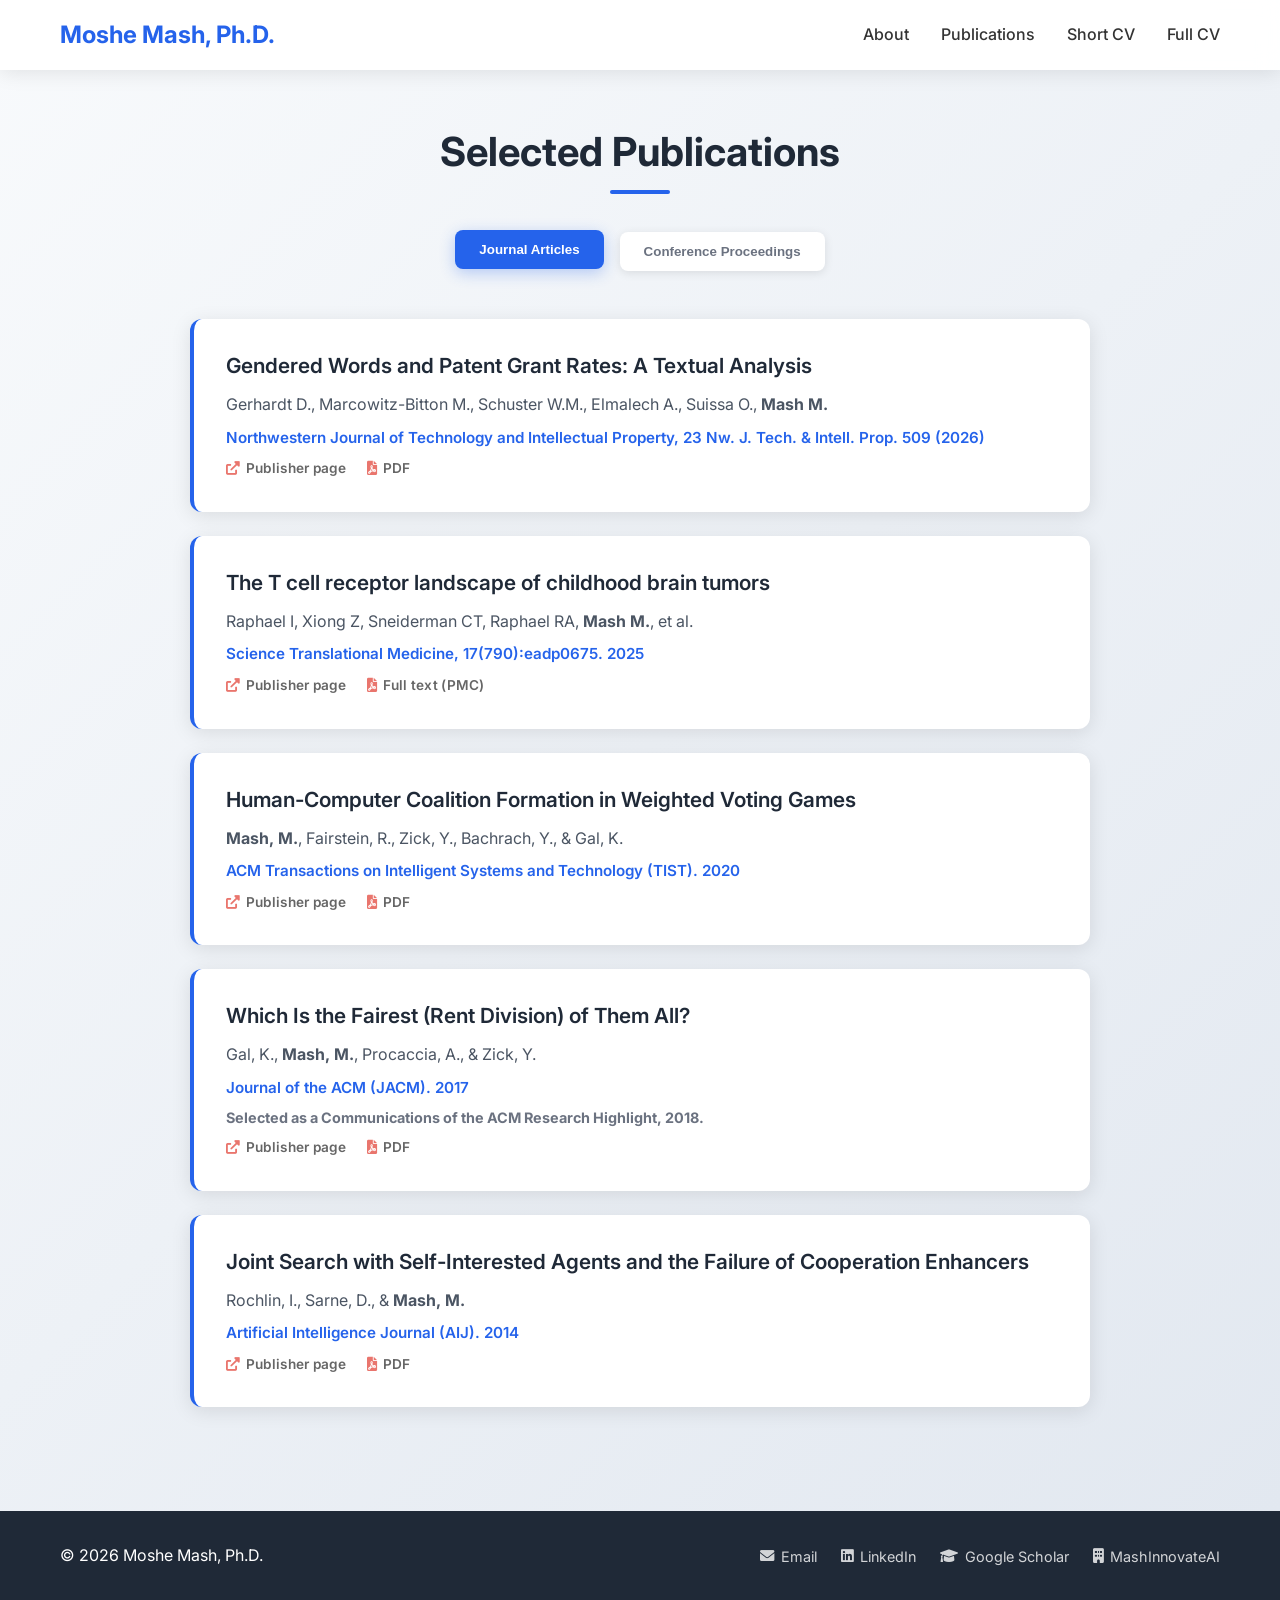
<file: publications.html>
<!DOCTYPE html>
<html lang="en">
<head>
    <meta charset="UTF-8">
    <meta name="viewport" content="width=device-width, initial-scale=1.0">
    <title>Publications &mdash; Moshe Mash, Ph.D. &mdash; AI Researcher &middot; Multi-Agent Systems, Game Theory, Human-Centered AI, Human Behavior Prediction, LLMs &amp; Text Analysis</title>
    <link rel="stylesheet" href="styles.css?v=20261108c">
    <link href="https://fonts.googleapis.com/css2?family=Inter:wght@300;400;500;600;700&display=swap" rel="stylesheet">
    <link rel="stylesheet" href="https://cdnjs.cloudflare.com/ajax/libs/font-awesome/6.0.0/css/all.min.css">
    <style>
        .pub-links { margin-top: 0.5rem; font-size: 0.85rem; display: flex; flex-wrap: wrap; gap: 1.25rem; }
        .pub-links a {
            display: inline-flex;
            align-items: center;
            gap: 0.35rem;
            color: inherit;
            opacity: 0.75;
            text-decoration: none;
            font-weight: 600;
            letter-spacing: 0.02em;
            transition: opacity 0.2s ease;
        }
        .pub-links a:hover { opacity: 1; text-decoration: underline; }
        .pub-links a i { color: #e2483d; }
    </style>
</head>
<body>
    <!-- Navigation -->
    <nav class="navbar">
        <div class="nav-container">
            <div class="nav-logo">
                <h2>Moshe Mash, Ph.D.</h2>
            </div>
            <ul class="nav-menu">
                <li class="nav-item">
                    <a href="index.html#about" class="nav-link">About</a>
                </li>
                <li class="nav-item">
                    <a href="publications.html" class="nav-link active">Publications</a>
                </li>
                <li class="nav-item">
                    <a href="cv/Moshe_Mash_CV_Short.pdf" target="_blank" rel="noopener" class="nav-link">Short CV</a>
                </li>
                <li class="nav-item">
                    <a href="cv/Moshe_Mash_CV.pdf" target="_blank" rel="noopener" class="nav-link">Full CV</a>
                </li>
            </ul>
            <div class="hamburger">
                <span class="bar"></span>
                <span class="bar"></span>
                <span class="bar"></span>
            </div>
        </div>
    </nav>

    <section id="publications" class="publications page-top">
        <div class="container">
            <h2 class="section-title">Selected Publications</h2>
            
            <div class="publication-tabs">
                <button class="tab-btn active" data-tab="journals">Journal Articles</button>
                <button class="tab-btn" data-tab="conferences">Conference Proceedings</button>
            </div>

            <div class="publication-content">
                <div class="tab-content active" id="journals">
                    <div class="publication-list">
                        <div class="publication-item">
                            <h4>Gendered Words and Patent Grant Rates: A Textual Analysis</h4>
                            <p class="authors">Gerhardt D., Marcowitz-Bitton M., Schuster W.M., Elmalech A., Suissa O., <strong>Mash M.</strong></p>
                            <p class="journal">Northwestern Journal of Technology and Intellectual Property, 23 Nw. J. Tech. &amp; Intell. Prop. 509 (2026)</p>
                            <p class="pub-links"><a href="https://scholarlycommons.law.northwestern.edu/njtip/vol23/iss3/2/" target="_blank" rel="noopener"><i class="fas fa-external-link-alt"></i> Publisher page</a><a href="papers/Gendered%20Words%20and%20Patent%20Grant%20Rates_%20A%20Textual%20Analysis.pdf" target="_blank" rel="noopener"><i class="fas fa-file-pdf"></i> PDF</a></p>
                        </div>
                        <div class="publication-item">
                            <h4>The T cell receptor landscape of childhood brain tumors</h4>
                            <p class="authors">Raphael I, Xiong Z, Sneiderman CT, Raphael RA, <strong>Mash M.</strong>, et al.</p>
                            <p class="journal">Science Translational Medicine, 17(790):eadp0675. 2025</p>
                            <p class="pub-links"><a href="https://www.science.org/doi/10.1126/scitranslmed.adp0675" target="_blank" rel="noopener"><i class="fas fa-external-link-alt"></i> Publisher page</a><a href="https://pmc.ncbi.nlm.nih.gov/articles/pmid/40106578/" target="_blank" rel="noopener"><i class="fas fa-file-pdf"></i> Full text (PMC)</a></p>
                        </div>
                        <div class="publication-item">
                            <h4>Human-Computer Coalition Formation in Weighted Voting Games</h4>
                            <p class="authors"><strong>Mash, M.</strong>, Fairstein, R., Zick, Y., Bachrach, Y., & Gal, K.</p>
                            <p class="journal">ACM Transactions on Intelligent Systems and Technology (TIST). 2020</p>
                            <p class="pub-links"><a href="https://dl.acm.org/doi/10.1145/3408294" target="_blank" rel="noopener"><i class="fas fa-external-link-alt"></i> Publisher page</a><a href="papers/ACM_TIST20.pdf" target="_blank" rel="noopener"><i class="fas fa-file-pdf"></i> PDF</a></p>
                        </div>
                        <div class="publication-item">
                            <h4>Which Is the Fairest (Rent Division) of Them All?</h4>
                            <p class="authors">Gal, K., <strong>Mash, M.</strong>, Procaccia, A., & Zick, Y.</p>
                            <p class="journal">Journal of the ACM (JACM). 2017</p>
                            <p class="pub-note"><strong>Selected as a Communications of the ACM Research Highlight, 2018.</strong></p>
                            <p class="pub-links"><a href="https://dl.acm.org/doi/10.1145/3131361" target="_blank" rel="noopener"><i class="fas fa-external-link-alt"></i> Publisher page</a><a href="papers/JACM16.pdf" target="_blank" rel="noopener"><i class="fas fa-file-pdf"></i> PDF</a></p>
                        </div>
                        <div class="publication-item">
                            <h4>Joint Search with Self-Interested Agents and the Failure of Cooperation Enhancers</h4>
                            <p class="authors">Rochlin, I., Sarne, D., & <strong>Mash, M.</strong></p>
                            <p class="journal">Artificial Intelligence Journal (AIJ). 2014</p>
                            <p class="pub-links"><a href="https://www.sciencedirect.com/science/article/pii/S0004370214000575" target="_blank" rel="noopener"><i class="fas fa-external-link-alt"></i> Publisher page</a><a href="papers/AIJ14.pdf" target="_blank" rel="noopener"><i class="fas fa-file-pdf"></i> PDF</a></p>
                        </div>
                    </div>
                </div>

                <div class="tab-content" id="conferences">
                    <div class="publication-list">
                        <div class="publication-item">
                            <h4>Predicting Data Scientist Stuckness During the Development of Machine Learning Classifiers</h4>
                            <p class="authors"><strong>Mash, M.</strong>, Oryol, S., Rosenthal, S., & Simmons, R.</p>
                            <p class="journal">VL/HCC. 2022</p>
                            <p class="pub-links"><a href="https://doi.org/10.1109/VL/HCC53370.2022.9833124" target="_blank" rel="noopener"><i class="fas fa-external-link-alt"></i> Publisher page</a><a href="papers/Predicting%20Data%20Scientist%20Stuckness%20During%20the%20Development%20of%20Machine%20Learning%20Classifiers.pdf" target="_blank" rel="noopener"><i class="fas fa-file-pdf"></i> PDF</a></p>
                        </div>
                        <div class="publication-item">
                            <h4>DSWorkFlow: A Framework for Capturing Data Scientists' Workflows</h4>
                            <p class="authors"><strong>Mash, M.</strong>, Rosenthal, S., & Simmons, R.</p>
                            <p class="journal">CHI. 2021</p>
                            <p class="pub-links"><a href="https://doi.org/10.1145/3411763.3451683" target="_blank" rel="noopener"><i class="fas fa-external-link-alt"></i> Publisher page</a><a href="papers/DSWorkFlow.pdf" target="_blank" rel="noopener"><i class="fas fa-file-pdf"></i> PDF</a></p>
                        </div>
                        <div class="publication-item">
                            <h4>How to Form Winning Coalitions in Mixed Human-Computer Settings</h4>
                            <p class="authors"><strong>Mash, M.</strong>, Zick, Y., Bachrach, Y., & Gal, K.</p>
                            <p class="journal">IJCAI. 2017</p>
                            <p class="pub-links"><a href="https://www.ijcai.org/proceedings/2017/66" target="_blank" rel="noopener"><i class="fas fa-external-link-alt"></i> Publisher page</a><a href="papers/IJCAI17.pdf" target="_blank" rel="noopener"><i class="fas fa-file-pdf"></i> PDF</a></p>
                        </div>
                        <div class="publication-item">
                            <h4>Which Is the Fairest (Rent Division) of Them All? <span class="best-paper">Best Paper Award</span></h4>
                            <p class="authors">Gal, K., <strong>Mash, M.</strong>, Procaccia, A., & Zick, Y.</p>
                            <p class="journal">EC. 2016</p>
                            <p class="pub-links"><a href="https://dl.acm.org/doi/10.1145/2940716.2940724" target="_blank" rel="noopener"><i class="fas fa-external-link-alt"></i> Publisher page</a><a href="papers/EC16.pdf" target="_blank" rel="noopener"><i class="fas fa-file-pdf"></i> PDF</a></p>
                        </div>
                        <div class="publication-item">
                            <h4>Peer-Designed Agents for Reliably Evaluating the Distribution of Outcomes in Environments Involving People</h4>
                            <p class="authors"><strong>Mash, M.</strong>, Lin, R., & Sarne, D.</p>
                            <p class="journal">AAMAS. 2014</p>
                            <p class="pub-links"><a href="https://dl.acm.org/doi/10.5555/2615731.2617507" target="_blank" rel="noopener"><i class="fas fa-external-link-alt"></i> Publisher page</a><a href="papers/AAMAS14.pdf" target="_blank" rel="noopener"><i class="fas fa-file-pdf"></i> PDF</a></p>
                        </div>
                        <div class="publication-item">
                            <h4>Join Me with the Weakest Partner, Please</h4>
                            <p class="authors"><strong>Mash, M.</strong>, Rochlin, I., & Sarne, D.</p>
                            <p class="journal">WI-IAT. 2012</p>
                            <p class="pub-links"><a href="https://doi.org/10.1109/WI-IAT.2012.155" target="_blank" rel="noopener"><i class="fas fa-external-link-alt"></i> Publisher page</a><a href="papers/IAT12.pdf" target="_blank" rel="noopener"><i class="fas fa-file-pdf"></i> PDF</a></p>
                        </div>
                    </div>
                </div>
            </div>
        </div>
    </section>

    <footer class="footer">
        <div class="container">
            <div class="footer-content">
                <p>&copy; 2026 Moshe Mash, Ph.D.</p>
                <div class="footer-links">
                    <a href="mailto:moshikmash@gmail.com"><i class="fas fa-envelope"></i> Email</a>
                    <a href="https://www.linkedin.com/in/moshemash" target="_blank" rel="noopener"><i class="fab fa-linkedin"></i> LinkedIn</a>
                    <a href="https://scholar.google.com/citations?user=mcwLwPoAAAAJ&amp;hl=en" target="_blank" rel="noopener"><i class="fas fa-graduation-cap"></i> Google Scholar</a>
                    <a href="https://mashinnovateai.com/" target="_blank" rel="noopener"><i class="fas fa-building"></i> MashInnovateAI</a>
                </div>
            </div>
        </div>
    </footer>
    <!-- CV Section -->
    <script src="script.js?v=20261005b"></script>
</body>
</html>
</file>
<file: styles.css>
/* Reset and Base Styles */
* {
    margin: 0;
    padding: 0;
    box-sizing: border-box;
}

html {
    scroll-behavior: smooth;
}

body {
    font-family: 'Inter', sans-serif;
    line-height: 1.6;
    color: #333;
    background-color: #1e3a5f;
    min-height: 100vh;
    display: flex;
    flex-direction: column;
}

.hero {
    flex: 1 0 auto;
}

.footer {
    margin-top: auto;
}

.container {
    max-width: 1200px;
    margin: 0 auto;
    padding: 0 20px;
}

/* Navigation */
.navbar {
    position: fixed;
    top: 0;
    width: 100%;
    background: rgba(255, 255, 255, 0.95);
    backdrop-filter: blur(10px);
    z-index: 1000;
    box-shadow: 0 2px 20px rgba(0, 0, 0, 0.1);
    transition: all 0.3s ease;
}

.nav-container {
    max-width: 1200px;
    margin: 0 auto;
    padding: 0 20px;
    display: flex;
    justify-content: space-between;
    align-items: center;
    height: 70px;
}

.nav-logo h2 {
    color: #2563eb;
    font-weight: 700;
    font-size: 1.5rem;
}

.nav-menu {
    display: flex;
    list-style: none;
    gap: 2rem;
}

.nav-link {
    text-decoration: none;
    color: #333;
    font-weight: 500;
    transition: color 0.3s ease;
    position: relative;
}

.nav-link:hover {
    color: #2563eb;
}

.nav-link::after {
    content: '';
    position: absolute;
    width: 0;
    height: 2px;
    bottom: -5px;
    left: 0;
    background-color: #2563eb;
    transition: width 0.3s ease;
}

.nav-link:hover::after {
    width: 100%;
}

.hamburger {
    display: none;
    flex-direction: column;
    cursor: pointer;
}

.bar {
    width: 25px;
    height: 3px;
    background-color: #333;
    margin: 3px 0;
    transition: 0.3s;
}

/* Hero Section */
.hero {
    padding: 120px 0 48px;
    background: linear-gradient(160deg, #0f2744 0%, #1e3a5f 100%);
    color: white;
}

.hero-text,
.hero-image {
    display: contents;
}

.hero-content {
    display: grid;
    grid-template-columns: 260px 1fr;
    grid-template-areas:
        "photo tagline"
        "photo contact"
        "bio bio";
    column-gap: 3rem;
    row-gap: 0;
    align-items: center;
}

.hero-tagline { grid-area: tagline; align-self: end; }
.profile-photo { grid-area: photo; align-self: center; }
.contact-info { grid-area: contact; }
.hero-buttons { grid-area: buttons; align-self: start; }

.hero-bio {
    grid-area: bio;
    max-width: 860px;
    margin-top: 2.5rem;
}

.hero-image .hero-buttons .btn {
    text-align: center;
}



.hero-tagline {
    margin-bottom: 1.25rem;
}

.hero-tagline h1 {
    font-size: 2.4rem;
    font-weight: 700;
    line-height: 1.2;
    margin-bottom: 0.4rem;
}

.hero-areas {
    font-size: 1.15rem;
    font-weight: 400;
    line-height: 1.4;
    opacity: 0.9;
}

.hero-bio {
    margin-bottom: 2rem;
}

.hero-bio p {
    font-size: 1.1rem;
    opacity: 0.9;
    line-height: 1.7;
}

.hero-bio p + p {
    margin-top: 1rem;
}

.contact-info {
    margin-bottom: 1rem;
    align-self: start;
}

.contact-item {
    display: flex;
    align-items: center;
    gap: 0.5rem;
    margin-bottom: 0.5rem;
    font-size: 1.1rem;
}

.contact-item i {
    width: 20px;
    color: #60a5fa;
}

.contact-row {
    display: flex;
    flex-wrap: wrap;
    gap: 0 1.75rem;
}

.hero-buttons {
    display: flex;
    gap: 1rem;
    flex-wrap: wrap;
}

.btn {
    padding: 12px 24px;
    border: none;
    border-radius: 8px;
    text-decoration: none;
    font-weight: 600;
    transition: all 0.3s ease;
    cursor: pointer;
    display: inline-block;
    text-align: center;
}

.btn-primary {
    background-color: #2563eb;
    color: white;
}

.btn-primary:hover {
    background-color: #1d4ed8;
    transform: translateY(-2px);
    box-shadow: 0 10px 25px rgba(37, 99, 235, 0.3);
}

.btn-secondary {
    background-color: transparent;
    color: white;
    border: 2px solid white;
}

.btn-secondary:hover {
    background-color: white;
    color: #2563eb;
    transform: translateY(-2px);
}

.btn-company {
    background: transparent;
    color: white;
    border: 2px solid rgba(255, 255, 255, 0.7);
}

.btn-company:hover {
    background: white;
    color: #1e3a5f;
    transform: translateY(-2px);
    box-shadow: 0 10px 25px rgba(0, 0, 0, 0.2);
}

.hero .btn-primary {
    background-color: white;
    color: #1e3a5f;
}

.hero .btn-primary:hover {
    background-color: #dbeafe;
    box-shadow: 0 10px 25px rgba(0, 0, 0, 0.2);
}

.profile-photo {
    margin-bottom: 0;
    display: flex;
    justify-content: center;
}

.profile-img {
    width: 100%;
    max-width: 260px;
    height: auto;
    aspect-ratio: 1;
    border-radius: 16px;
    object-fit: cover;
    object-position: center;
    border: 1px solid rgba(255, 255, 255, 0.2);
    box-shadow: 0 4px 20px rgba(0, 0, 0, 0.1);
    transition: transform 0.3s ease, box-shadow 0.3s ease;
}

.profile-img:hover {
    transform: scale(1.05);
    box-shadow: 0 15px 40px rgba(0, 0, 0, 0.4);
}

.profile-card {
    background: rgba(255, 255, 255, 0.1);
    backdrop-filter: blur(10px);
    border-radius: 16px;
    padding: 2rem;
    border: 1px solid rgba(255, 255, 255, 0.2);
}

.profile-header h3 {
    font-size: 1.5rem;
    margin-bottom: 1.5rem;
    text-align: center;
}

.research-areas {
    display: flex;
    flex-wrap: wrap;
    gap: 0.5rem;
}

.research-tag {
    background: rgba(255, 255, 255, 0.06);
    padding: 0.5rem 1rem;
    border-radius: 20px;
    font-size: 0.9rem;
    border: 1px solid rgba(255, 255, 255, 0.35);
}

.contact-item a {
    color: #93c5fd;
    text-decoration: none;
}

.contact-item a:hover {
    text-decoration: underline;
}

.company-link {
    color: #93c5fd;
    text-decoration: none;
    font-weight: 600;
    transition: color 0.3s ease;
}

.company-link:hover {
    color: #bfdbfe;
    text-decoration: underline;
}

/* Section Styles */
.section-title {
    font-size: 2.5rem;
    font-weight: 700;
    text-align: center;
    margin-bottom: 3rem;
    color: #1f2937;
    position: relative;
}

.section-title::after {
    content: '';
    position: absolute;
    bottom: -10px;
    left: 50%;
    transform: translateX(-50%);
    width: 60px;
    height: 4px;
    background: #2563eb;
    border-radius: 2px;
}

/* Experience Section */
.experience {
    padding: 80px 0;
    background-color: white;
}

.timeline {
    position: relative;
    max-width: 800px;
    margin: 0 auto;
}

.timeline::before {
    content: '';
    position: absolute;
    left: 30px;
    top: 0;
    bottom: 0;
    width: 2px;
    background: #2563eb;
}

.timeline-item {
    position: relative;
    margin-bottom: 3rem;
    padding-left: 80px;
}

.timeline-marker {
    position: absolute;
    left: 20px;
    top: 10px;
    width: 20px;
    height: 20px;
    background: #2563eb;
    border-radius: 50%;
    border: 4px solid white;
    box-shadow: 0 0 0 4px #e5e7eb;
}

.timeline-content {
    background: white;
    padding: 2rem;
    border-radius: 12px;
    box-shadow: 0 4px 20px rgba(0, 0, 0, 0.1);
    border-left: 4px solid #2563eb;
}

.timeline-header {
    margin-bottom: 1rem;
}

.timeline-header h3 {
    font-size: 1.5rem;
    font-weight: 600;
    color: #1f2937;
    margin-bottom: 0.5rem;
}

.company {
    color: #2563eb;
    font-weight: 600;
    font-size: 1.1rem;
}

.duration {
    color: #6b7280;
    font-size: 0.9rem;
    float: right;
    background: #f3f4f6;
    padding: 0.25rem 0.75rem;
    border-radius: 20px;
}

.timeline-description {
    list-style: none;
    padding: 0;
}

.timeline-description li {
    margin-bottom: 0.75rem;
    padding-left: 1.5rem;
    position: relative;
    color: #4b5563;
    line-height: 1.6;
}

.timeline-description li::before {
    content: '▶';
    position: absolute;
    left: 0;
    color: #2563eb;
    font-size: 0.8rem;
}

.timeline-group-title {
    max-width: 800px;
    margin: 0 auto 1.5rem;
    font-size: 1.25rem;
    font-weight: 600;
    color: #1f2937;
    text-transform: uppercase;
    letter-spacing: 0.06em;
}

.timeline + .timeline-group-title {
    margin-top: 3rem;
}

.timeline-text p {
    color: #4b5563;
    line-height: 1.7;
}

.timeline-text p + p {
    margin-top: 0.75rem;
}

/* Company Section */
.company-section {
    padding: 80px 0;
    background: linear-gradient(135deg, #1f2937 0%, #374151 100%);
    color: white;
}

.company-section .section-title {
    color: white;
}

.company-section .section-title::after {
    background: #93c5fd;
}

.company-logo-wrapper {
    text-align: center;
    margin-bottom: 2rem;
}

.company-logo {
    max-width: 180px;
    height: auto;
    filter: brightness(0) invert(1);
    margin: 0 auto;
}

.company-content {
    display: grid;
    grid-template-columns: 1fr 1fr;
    gap: 4rem;
    align-items: center;
    margin-top: 2rem;
}

.company-content-simple {
    max-width: 760px;
    margin: 2rem auto 0;
    text-align: center;
}

.company-content-simple h3 {
    font-size: 2rem;
    font-weight: 600;
    margin-bottom: 1.5rem;
    color: #93c5fd;
}

.company-content-simple .company-cta {
    justify-content: center;
}

.company-text h3 {
    font-size: 2rem;
    font-weight: 600;
    margin-bottom: 1.5rem;
    color: #93c5fd;
}

.company-description {
    font-size: 1.1rem;
    line-height: 1.7;
    margin-bottom: 2rem;
    opacity: 0.9;
}

.company-features {
    margin-bottom: 2rem;
}

.feature-item {
    display: flex;
    align-items: flex-start;
    gap: 1rem;
    margin-bottom: 1.5rem;
    padding: 1rem;
    background: rgba(255, 255, 255, 0.05);
    border-radius: 12px;
    transition: transform 0.3s ease, background 0.3s ease;
}

.feature-item:hover {
    transform: translateX(5px);
    background: rgba(255, 255, 255, 0.1);
}

.feature-item i {
    font-size: 1.5rem;
    color: #93c5fd;
    margin-top: 0.25rem;
    width: 30px;
}

.feature-item h4 {
    font-size: 1.2rem;
    font-weight: 600;
    margin-bottom: 0.5rem;
    color: white;
}

.feature-item p {
    font-size: 0.95rem;
    opacity: 0.8;
    margin: 0;
}

.company-cta {
    display: flex;
    gap: 1rem;
    flex-wrap: wrap;
}

.company-stats {
    display: flex;
    flex-direction: column;
    gap: 1.5rem;
}

.stat-card {
    background: rgba(255, 255, 255, 0.1);
    padding: 2rem;
    border-radius: 16px;
    text-align: center;
    backdrop-filter: blur(10px);
    border: 1px solid rgba(255, 255, 255, 0.2);
    transition: transform 0.3s ease, background 0.3s ease;
}

.stat-card:hover {
    transform: translateY(-5px);
    background: rgba(255, 255, 255, 0.15);
}

.stat-number {
    font-size: 3rem;
    font-weight: 700;
    color: #93c5fd;
    margin-bottom: 0.5rem;
}

.stat-label {
    font-size: 1.2rem;
    font-weight: 600;
    margin-bottom: 0.5rem;
    color: white;
}

.stat-description {
    font-size: 0.9rem;
    opacity: 0.8;
}

/* Research Interests Section */
.research-interests {
    padding: 40px 0 80px;
    background-color: white;
}

.research-statement {
    max-width: 860px;
    margin: 0 auto;
    background: #f8fafc;
    padding: 2.5rem;
    border-radius: 16px;
    border-left: 4px solid #2563eb;
}

.research-statement p {
    color: #374151;
    font-size: 1.1rem;
    line-height: 1.8;
}

.research-statement p + p {
    margin-top: 1.1rem;
}

.research-themes {
    list-style: none;
    max-width: 860px;
    margin: 2rem auto 0;
    display: grid;
    grid-template-columns: repeat(auto-fit, minmax(260px, 1fr));
    gap: 1.25rem 2rem;
}

.research-themes li {
    color: #374151;
    line-height: 1.6;
    padding-left: 1rem;
    border-left: 3px solid #2563eb;
}

.research-themes li strong {
    display: block;
    color: #1f2937;
    margin-bottom: 0.25rem;
}

/* Education Section */
.education {
    padding: 80px 0;
    background: linear-gradient(135deg, #f8fafc 0%, #e2e8f0 100%);
}

.education-grid {
    display: grid;
    grid-template-columns: repeat(auto-fit, minmax(350px, 1fr));
    gap: 2rem;
    margin-top: 2rem;
}

.education-card {
    background: white;
    padding: 2.5rem;
    border-radius: 16px;
    box-shadow: 0 4px 20px rgba(0, 0, 0, 0.1);
    text-align: center;
    transition: transform 0.3s ease, box-shadow 0.3s ease;
    border-top: 4px solid #2563eb;
}

.education-card:hover {
    transform: translateY(-5px);
    box-shadow: 0 10px 30px rgba(0, 0, 0, 0.15);
}

.degree-icon {
    width: 80px;
    height: 80px;
    background: #2563eb;
    border-radius: 50%;
    display: flex;
    align-items: center;
    justify-content: center;
    margin: 0 auto 1.5rem;
}

.degree-icon i {
    font-size: 2rem;
    color: white;
}

.education-card h3 {
    font-size: 1.8rem;
    font-weight: 700;
    color: #1f2937;
    margin-bottom: 0.5rem;
}

.education-card h4 {
    font-size: 1.2rem;
    color: #4b5563;
    margin-bottom: 1rem;
}

.institution {
    font-size: 1.1rem;
    font-weight: 600;
    color: #2563eb;
    margin-bottom: 0.5rem;
}

.duration {
    color: #6b7280;
    font-size: 0.9rem;
    margin-bottom: 1.5rem;
}

.thesis {
    background: #f8fafc;
    padding: 1rem;
    border-radius: 8px;
    text-align: left;
    font-size: 0.9rem;
    line-height: 1.5;
}

/* Awards Section */
.awards {
    padding: 80px 0;
    background-color: white;
}

.awards-list {
    max-width: 900px;
    margin: 0 auto;
    border-top: 1px solid #e5e7eb;
}

.award-entry {
    display: grid;
    grid-template-columns: 140px 1fr;
    gap: 1.5rem;
    padding: 1.5rem 0;
    border-bottom: 1px solid #e5e7eb;
}

.award-year {
    font-weight: 600;
    color: #2563eb;
    font-variant-numeric: tabular-nums;
    padding-top: 0.15rem;
}

.award-body h3 {
    font-size: 1.15rem;
    font-weight: 600;
    color: #1f2937;
    margin-bottom: 0.35rem;
}

.award-body p {
    color: #4b5563;
    line-height: 1.6;
}

/* Highlights Section */
.highlights {
    padding: 60px 0;
    background: linear-gradient(135deg, #1e3a5f 0%, #2563eb 100%);
    color: white;
}

.highlights .section-title {
    color: white;
}

.highlights .section-title::after {
    background: #93c5fd;
}

.highlights-grid {
    display: grid;
    grid-template-columns: repeat(4, 1fr);
    gap: 2rem;
    margin-top: 2rem;
}

.highlight-card {
    text-align: center;
    padding: 2rem 1rem;
    background: rgba(255, 255, 255, 0.1);
    border-radius: 16px;
    border: 1px solid rgba(255, 255, 255, 0.15);
    backdrop-filter: blur(10px);
    transition: transform 0.3s ease, background 0.3s ease;
}

.highlight-card:hover {
    transform: translateY(-5px);
    background: rgba(255, 255, 255, 0.18);
}

.highlight-number {
    font-size: 2.5rem;
    font-weight: 700;
    color: #93c5fd;
    margin-bottom: 0.5rem;
    line-height: 1.2;
}

.highlight-label {
    font-size: 1rem;
    opacity: 0.9;
    font-weight: 500;
}

/* Teaching & Service Section */
.teaching-section {
    padding: 80px 0;
    background-color: white;
}

.service-list .award-body p + p,
.education-list .award-body p + p {
    margin-top: 0.5rem;
}

.education-section {
    padding: 80px 0;
    background-color: white;
}

/* Publications Section */
.publications {
    padding: 80px 0;
    background: linear-gradient(135deg, #f8fafc 0%, #e2e8f0 100%);
}

/* CV Section */
.cv-section {
    padding: 80px 0;
    background-color: #fafafa;
}

.cv-actions {
    display: flex;
    justify-content: center;
    gap: 1rem;
    flex-wrap: wrap;
    margin-bottom: 2.5rem;
}

.btn-outline {
    background-color: transparent;
    color: #2563eb;
    border: 2px solid #2563eb;
}

.btn-outline:hover {
    background-color: #2563eb;
    color: white;
    transform: translateY(-2px);
    box-shadow: 0 10px 25px rgba(37, 99, 235, 0.3);
}

.cv-viewer {
    max-width: 900px;
    margin: 0 auto;
    border-radius: 12px;
    overflow: hidden;
    box-shadow: 0 10px 30px rgba(0, 0, 0, 0.12);
    background: white;
}

.cv-page {
    display: block;
    width: 100%;
    height: auto;
    border-bottom: 1px solid #e5e7eb;
}

.cv-page:last-child {
    border-bottom: none;
}

.cv-viewer object {
    display: block;
    border: none;
}

.cv-fallback {
    padding: 2rem;
    text-align: center;
    color: #4b5563;
}

@media (max-width: 768px) {
    .cv-viewer object {
        height: 600px;
    }
}

.publication-tabs {
    display: flex;
    justify-content: center;
    margin-bottom: 3rem;
    gap: 1rem;
}

.tab-btn {
    padding: 12px 24px;
    border: none;
    background: white;
    color: #6b7280;
    border-radius: 8px;
    cursor: pointer;
    font-weight: 600;
    transition: all 0.3s ease;
    box-shadow: 0 2px 10px rgba(0, 0, 0, 0.1);
}

.tab-btn.active {
    background: #2563eb;
    color: white;
    transform: translateY(-2px);
    box-shadow: 0 4px 15px rgba(37, 99, 235, 0.3);
}

.tab-content {
    display: none;
}

.tab-content.active {
    display: block;
}

.publication-list {
    max-width: 900px;
    margin: 0 auto;
}

.publication-item {
    background: white;
    padding: 2rem;
    margin-bottom: 1.5rem;
    border-radius: 12px;
    box-shadow: 0 4px 20px rgba(0, 0, 0, 0.1);
    transition: transform 0.3s ease, box-shadow 0.3s ease;
    border-left: 4px solid #2563eb;
}

.publication-item:hover {
    transform: translateY(-2px);
    box-shadow: 0 8px 25px rgba(0, 0, 0, 0.15);
}

.publication-item h4 {
    font-size: 1.3rem;
    font-weight: 600;
    color: #1f2937;
    margin-bottom: 0.75rem;
    line-height: 1.4;
}

.publication-item h4 a {
    color: inherit;
    text-decoration: none;
}

.publication-item h4 a:hover {
    color: #2563eb;
}

.authors {
    color: #4b5563;
    margin-bottom: 0.5rem;
    font-size: 1rem;
}

.journal {
    color: #2563eb;
    font-weight: 600;
    font-size: 0.95rem;
}

.pub-note {
    margin-top: 0.35rem;
    color: #6b7280;
    font-size: 0.9rem;
}

.best-paper {
    background: #dbeafe;
    color: #1e40af;
    padding: 0.25rem 0.5rem;
    border-radius: 4px;
    font-size: 0.8rem;
    font-weight: 600;
    margin-left: 0.5rem;
}

/* Contact Section */
.contact {
    padding: 80px 0;
    background-color: white;
}

.contact-content {
    display: grid;
    grid-template-columns: 1fr 1fr;
    gap: 4rem;
    margin-top: 2rem;
}

.contact-info-section h3 {
    font-size: 2rem;
    font-weight: 600;
    color: #1f2937;
    margin-bottom: 1rem;
}

.contact-info-section p {
    font-size: 1.1rem;
    color: #4b5563;
    margin-bottom: 2rem;
    line-height: 1.7;
}

.contact-methods {
    display: flex;
    flex-direction: column;
    gap: 1.5rem;
}

.contact-method {
    display: flex;
    align-items: center;
    gap: 1rem;
    padding: 1.5rem;
    background: #f8fafc;
    border-radius: 12px;
    transition: transform 0.3s ease;
}

.contact-method:hover {
    transform: translateX(5px);
}

.contact-method i {
    font-size: 1.5rem;
    color: #2563eb;
    width: 30px;
}

.contact-method h4 {
    font-size: 1.2rem;
    font-weight: 600;
    color: #1f2937;
    margin-bottom: 0.25rem;
}

.contact-method p {
    color: #4b5563;
    margin: 0;
}

.contact-form {
    background: #f8fafc;
    padding: 2.5rem;
    border-radius: 16px;
}

.form-group {
    margin-bottom: 1.5rem;
}

.form-group input,
.form-group textarea {
    width: 100%;
    padding: 12px 16px;
    border: 2px solid #e5e7eb;
    border-radius: 8px;
    font-size: 1rem;
    transition: border-color 0.3s ease;
    font-family: inherit;
}

.form-group input:focus,
.form-group textarea:focus {
    outline: none;
    border-color: #2563eb;
}

.form-group textarea {
    resize: vertical;
    min-height: 120px;
}

.page-top {
    padding-top: 120px;
    flex: 1 0 auto;
}

/* Footer */
.footer {
    background: #1f2937;
    color: white;
    text-align: center;
    padding: 2rem 0;
}

.footer-content {
    display: flex;
    justify-content: space-between;
    align-items: center;
    flex-wrap: wrap;
    gap: 1rem;
}

.footer-links {
    display: flex;
    flex-wrap: wrap;
    justify-content: center;
    gap: 0.5rem 1.5rem;
}

.footer-links a {
    white-space: nowrap;
}

.footer-links a {
    color: rgba(255, 255, 255, 0.8);
    text-decoration: none;
    font-size: 0.9rem;
    display: flex;
    align-items: center;
    gap: 0.4rem;
    transition: color 0.3s ease;
}

.footer-links a:hover {
    color: #93c5fd;
}

/* Responsive Design */
@media (max-width: 768px) {
    .hamburger {
        display: flex;
    }

    .nav-menu {
        position: fixed;
        left: -100%;
        top: 70px;
        flex-direction: column;
        background-color: white;
        width: 100%;
        text-align: center;
        transition: 0.3s;
        box-shadow: 0 10px 27px rgba(0, 0, 0, 0.05);
        padding: 2rem 0;
    }

    .nav-menu.active {
        left: 0;
    }

    .nav-menu li {
        margin: 1rem 0;
    }

    .hero-content {
        grid-template-columns: 1fr;
        text-align: center;
    }

    /* Phone layout: photo beside the name at the top, contact details and buttons after the bio */
    .hero-content {
        display: grid;
        grid-template-columns: 38% 1fr;
        grid-template-areas:
            "photo tagline"
            "contact contact"
            "bio bio";
        column-gap: 1.25rem;
        row-gap: 0;
        align-items: center;
        text-align: left;
    }

    .hero-tagline {
        grid-area: tagline;
        align-self: center;
        margin-bottom: 0;
    }

    .hero-tagline h1 {
        font-size: 1.6rem;
        margin-bottom: 0.3rem;
    }

    .hero-areas {
        font-size: 1rem;
        line-height: 1.4;
    }

    .profile-photo {
        grid-area: photo;
        margin-bottom: 0;
        align-self: center;
    }

    .profile-photo .profile-img {
        height: auto;
        aspect-ratio: 1;
    }

    .hero-bio {
        grid-area: bio;
        margin-top: 1.75rem;
    }

    .contact-info {
        grid-area: contact;
        margin: 1.5rem 0 1rem;
    }

    .hero-bio {
        margin-top: 2rem;
    }

    .hero-buttons {
        grid-area: buttons;
        flex-direction: column;
        align-items: stretch;
    }

    .hero-image .contact-item {
        font-size: 1rem;
    }

    .hero-bio p {
        text-align: left;
        gap: 2rem;
    }

    .hero-buttons {
        justify-content: center;
    }

    .profile-img {
        max-width: 200px;
    }

    .education-grid {
        grid-template-columns: 1fr;
    }

    .award-entry {
        grid-template-columns: 1fr;
        gap: 0.25rem;
    }

    .contact-content {
        grid-template-columns: 1fr;
        gap: 2rem;
    }

    .company-content {
        grid-template-columns: 1fr;
        gap: 2rem;
    }

    .company-stats {
        order: -1;
    }

    .company-cta {
        justify-content: center;
    }

    .timeline::before {
        left: 15px;
    }

    .timeline-item {
        padding-left: 50px;
    }

    .timeline-marker {
        left: 5px;
    }

    .duration {
        float: none;
        display: block;
        margin-top: 0.5rem;
    }

    .highlights-grid {
        grid-template-columns: repeat(2, 1fr);
        gap: 1rem;
    }

    .highlight-number {
        font-size: 2rem;
    }

    .publication-tabs {
        flex-direction: column;
        align-items: center;
    }

    .tab-btn {
        width: 200px;
    }
}

@media (max-width: 480px) {
    .container {
        padding: 0 15px;
    }

    .hero {
        padding: 100px 0 32px;
    }

    .section-title {
        font-size: 2rem;
    }

    .timeline-content {
        padding: 1.5rem;
    }

    .education-card {
        padding: 2rem;
    }

    .contact-form {
        padding: 2rem;
    }
}

/* Smooth scrolling for anchor links */
html {
    scroll-behavior: smooth;
}

/* Custom scrollbar */
::-webkit-scrollbar {
    width: 8px;
}

::-webkit-scrollbar-track {
    background: #f1f1f1;
}

::-webkit-scrollbar-thumb {
    background: #2563eb;
    border-radius: 4px;
}

::-webkit-scrollbar-thumb:hover {
    background: linear-gradient(135deg, #5a67d8 0%, #6b46c1 100%);
}
</file>
